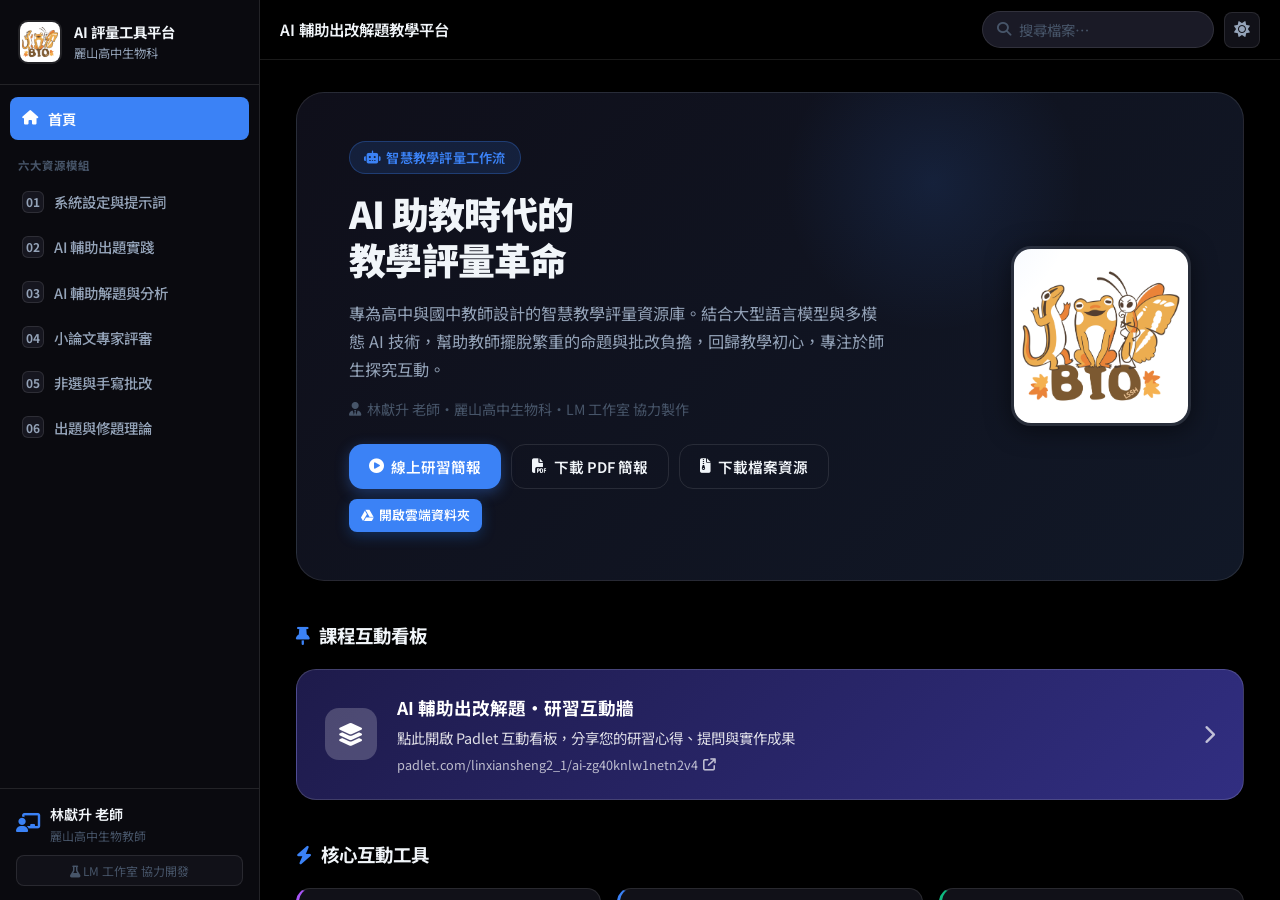
<file: index.html>
<!DOCTYPE html>
<html lang="zh-Hant">
<head>
    <meta charset="UTF-8">
    <meta name="viewport" content="width=device-width, initial-scale=1.0">
    <title>AI 輔助出題、改題與解題教學平台</title>
    <link rel="preconnect" href="https://fonts.googleapis.com">
    <link rel="preconnect" href="https://fonts.gstatic.com" crossorigin>
    <link href="https://fonts.googleapis.com/css2?family=Inter:wght@300;400;500;600;700&family=Noto+Sans+TC:wght@300;400;500;700;900&display=swap" rel="stylesheet">
    <link rel="stylesheet" href="https://cdnjs.cloudflare.com/ajax/libs/font-awesome/6.4.0/css/all.min.css">
    <link rel="stylesheet" href="index.css">
</head>
<body class="dark-theme">
    <div class="app-container">

        <!-- ═══════════════════════════════════════
             SIDEBAR
        ═══════════════════════════════════════ -->
        <aside class="sidebar" id="sidebar">
            <div class="sidebar-brand">
                <img src="生物科圖案.jpg" alt="生物科" class="sidebar-logo-img">
                <div class="sidebar-brand-text">
                    <span class="brand-title">AI 評量工具平台</span>
                    <span class="brand-sub">麗山高中生物科</span>
                </div>
            </div>

            <nav class="nav-menu">
                <a href="#" class="nav-item active" data-target="intro">
                    <i class="fa-solid fa-house"></i>
                    <span>首頁</span>
                </a>

                <div class="nav-group-label">六大資源模組</div>

                <a href="#" class="nav-item" data-target="module-0">
                    <span class="nav-num">01</span>
                    <span>系統設定與提示詞</span>
                </a>
                <a href="#" class="nav-item" data-target="module-1">
                    <span class="nav-num">02</span>
                    <span>AI 輔助出題實踐</span>
                </a>
                <a href="#" class="nav-item" data-target="module-2">
                    <span class="nav-num">03</span>
                    <span>AI 輔助解題與分析</span>
                </a>
                <a href="#" class="nav-item" data-target="module-3">
                    <span class="nav-num">04</span>
                    <span>小論文專家評審</span>
                </a>
                <a href="#" class="nav-item" data-target="module-4">
                    <span class="nav-num">05</span>
                    <span>非選與手寫批改</span>
                </a>
                <a href="#" class="nav-item" data-target="module-5">
                    <span class="nav-num">06</span>
                    <span>出題與修題理論</span>
                </a>
            </nav>

            <div class="sidebar-footer">
                <div class="speaker-info">
                    <i class="fa-solid fa-chalkboard-user"></i>
                    <div>
                        <p class="speaker-name">林獻升 老師</p>
                        <p class="speaker-sub">麗山高中生物教師</p>
                    </div>
                </div>
                <div class="studio-badge">
                    <i class="fa-solid fa-flask"></i> LM 工作室 協力開發
                </div>
            </div>
        </aside>

        <!-- ═══════════════════════════════════════
             MAIN CONTENT
        ═══════════════════════════════════════ -->
        <main class="main-content">

            <!-- Top Bar -->
            <header class="top-bar">
                <div class="top-bar-left">
                    <button class="menu-btn" id="mobile-toggle" aria-label="開啟選單">
                        <i class="fa-solid fa-bars"></i>
                    </button>
                    <span class="top-bar-title">AI 輔助出改解題教學平台</span>
                </div>
                <div class="top-bar-right">
                    <div class="search-wrap">
                        <i class="fa-solid fa-magnifying-glass"></i>
                        <input type="text" placeholder="搜尋檔案…" id="file-search">
                        <button id="clear-search" style="display:none;"><i class="fa-solid fa-xmark"></i></button>
                    </div>
                    <button class="theme-btn" id="theme-toggle" title="切換深色／淺色">
                        <i class="fa-solid fa-sun icon-sun"></i>
                        <i class="fa-solid fa-moon icon-moon"></i>
                    </button>
                </div>
            </header>

            <!-- Page Scroll Area -->
            <div class="scroll-container">

                <!-- ─────────────── PAGE: INTRO ─────────────── -->
                <section id="page-intro" class="content-page active">

                    <!-- Hero Banner -->
                    <div class="hero">
                        <div class="hero-text">
                            <span class="hero-badge">
                                <i class="fa-solid fa-robot"></i> 智慧教學評量工作流
                            </span>
                            <h1 class="hero-title">AI 助教時代的<br>教學評量革命</h1>
                            <p class="hero-desc">
                                專為高中與國中教師設計的智慧教學評量資源庫。結合大型語言模型與多模態 AI 技術，幫助教師擺脫繁重的命題與批改負擔，回歸教學初心，專注於師生探究互動。
                            </p>
                            <p class="hero-teacher">
                                <i class="fa-solid fa-user-tie"></i>
                                林獻升 老師・麗山高中生物科・LM 工作室 協力製作
                            </p>
                             <div class="hero-btns">
                                <a href="https://froglssh.github.io/ai-assisted-exam-pd-workshop/%E7%A0%94%E7%BF%92%E6%95%99%E5%AD%B8%E7%B6%B2%E9%A0%81.html" target="_blank" class="btn btn-primary">
                                    <i class="fa-solid fa-circle-play"></i> 線上研習簡報
                                </a>
                                <a href="https://drive.google.com/file/d/1fWZDfsmoMmHr1OS3sS5K5PD50WmvjYrc/view?usp=drive_link" target="_blank" class="btn btn-outline">
                                    <i class="fa-solid fa-file-pdf"></i> 下載 PDF 簡報
                                </a>
                                <a href="https://drive.google.com/file/d/1ODuLZTmRvrkDCiYv9X4rx9s-kR1k0-oQ/view?usp=drive_link" target="_blank" class="btn btn-outline">
                                    <i class="fa-solid fa-file-zipper"></i> 下載檔案資源
                                </a>
                                <a href="https://drive.google.com/drive/folders/1tesyMhAUjFThW4bvDOeYQFuE6hKwhait?usp=drive_link" target="_blank" class="btn btn-drive">
                                    <i class="fa-brands fa-google-drive"></i> 開啟雲端資料夾
                                </a>
                            </div>
                        </div>
                        <div class="hero-image">
                            <img src="生物科圖案.jpg" alt="生物科圖案" class="bio-logo">
                        </div>
                    </div>

                    <!-- Padlet Section -->
                    <div class="section-block">
                        <h2 class="section-heading">
                            <i class="fa-solid fa-thumbtack"></i> 課程互動看板
                        </h2>
                        <a href="https://padlet.com/linxiansheng2_1/ai-zg40knlw1netn2v4" target="_blank" class="padlet-card">
                            <div class="padlet-icon">
                                <i class="fa-solid fa-layer-group"></i>
                            </div>
                            <div class="padlet-info">
                                <h3>AI 輔助出改解題・研習互動牆</h3>
                                <p>點此開啟 Padlet 互動看板，分享您的研習心得、提問與實作成果</p>
                                <span class="padlet-link-text">
                                    padlet.com/linxiansheng2_1/ai-zg40knlw1netn2v4
                                    <i class="fa-solid fa-arrow-up-right-from-square"></i>
                                </span>
                            </div>
                            <div class="padlet-arrow">
                                <i class="fa-solid fa-chevron-right"></i>
                            </div>
                        </a>
                    </div>

                    <!-- Quick Tools -->
                    <div class="section-block">
                        <h2 class="section-heading">
                            <i class="fa-solid fa-bolt"></i> 核心互動工具
                        </h2>
                        <div class="tools-grid">
                            <a href="https://froglssh.github.io/ai-assisted-exam-pd-workshop/AI出題改題解題提示詞工具.html" target="_blank" class="tool-card accent-purple">
                                <div class="tool-card-icon"><i class="fa-solid fa-sliders"></i></div>
                                <div class="tool-card-body">
                                    <h4>AI 出題改題解題提示詞工具</h4>
                                    <p>整合各大模型提示詞，一鍵複製黃金結構提示詞</p>
                                </div>
                                <i class="fa-solid fa-arrow-up-right-from-square tool-ext-icon"></i>
                            </a>
                            <a href="https://froglssh.github.io/ai-assisted-exam-pd-workshop/AI生物教學課程提示詞.html" target="_blank" class="tool-card accent-blue">
                                <div class="tool-card-icon"><i class="fa-solid fa-dna"></i></div>
                                <div class="tool-card-body">
                                    <h4>AI 生物教學課程提示詞</h4>
                                    <p>生物學科專屬提示詞工具，涵蓋課程設計與探究引導</p>
                                </div>
                                <i class="fa-solid fa-arrow-up-right-from-square tool-ext-icon"></i>
                            </a>
                            <a href="https://froglssh.github.io/ai-assisted-exam-pd-workshop/%E7%A0%94%E7%BF%92%E6%95%99%E5%AD%B8%E7%B6%B2%E9%A0%81.html" target="_blank" class="tool-card accent-green">
                                <div class="tool-card-icon"><i class="fa-solid fa-presentation-screen"></i></div>
                                <div class="tool-card-body">
                                    <h4>研習投影片線上檢視器</h4>
                                    <p>免安裝直接在線觀看 32 頁完整投影片與詳細講稿</p>
                                </div>
                                <i class="fa-solid fa-arrow-up-right-from-square tool-ext-icon"></i>
                            </a>
                        </div>
                    </div>

                    <!-- Drive Download -->
                    <div class="section-block">
                        <div class="drive-banner">
                            <div class="drive-banner-left">
                                <i class="fa-brands fa-google-drive drive-icon"></i>
                                <div>
                                    <h3>所有教材檔案均可從 Google 雲端硬碟下載</h3>
                                    <p>點擊各模組的「雲端下載」按鈕，將自動複製檔名並開啟雲端資料夾，於搜尋框貼上即可快速定位</p>
                                </div>
                            </div>
                            <a href="https://drive.google.com/drive/folders/1tesyMhAUjFThW4bvDOeYQFuE6hKwhait?usp=drive_link" target="_blank" class="btn btn-drive">
                                <i class="fa-solid fa-folder-open"></i> 前往雲端資料夾
                            </a>
                        </div>
                    </div>

                    <!-- Four Core Modules -->
                    <div class="section-block">
                        <h2 class="section-heading">
                            <i class="fa-solid fa-sitemap"></i> 研習四大核心架構
                        </h2>
                        <div class="modules-intro-grid">
                            <div class="module-intro-card">
                                <div class="mic-num">01</div>
                                <h4>評量變革學理基礎</h4>
                                <p>解析新課綱「評量深淵」痛點，介紹會考三多一沒有、學測混合題型、分科測驗鷹架式題組之大考趨勢，對齊布魯姆認知層次命題配置。</p>
                            </div>
                            <div class="module-intro-card">
                                <div class="mic-num">02</div>
                                <h4>AI 輔助出題實務</h4>
                                <p>學習提示詞黃金結構（角色、任務、格式、限制），利用影音逐字稿、實驗指南進行多模態出題，對比各大模型命題與誘答選項設計能力。</p>
                            </div>
                            <div class="module-intro-card">
                                <div class="mic-num">03</div>
                                <h4>AI 輔助改題與批改</h4>
                                <p>傳統題目素養改造實踐，設計階段式 Rubrics 評分規準，透過 AI 視覺模態進行實體手寫考卷、國寫非選批改評審，輔以 Gradescope 應用。</p>
                            </div>
                            <div class="module-intro-card">
                                <div class="mic-num">04</div>
                                <h4>AI 輔助解題與代理</h4>
                                <p>一鍵生成詳解與班級複習指引，利用 NotebookLM 建立專屬解題 AI 助教，設定 GPTs / Gem 系統 Bot，實現一鍵自動化命題排版工作流。</p>
                            </div>
                        </div>
                    </div>

                </section>

                <!-- ─────────────── PAGE: MODULE ─────────────── -->
                <section id="page-module" class="content-page">
                    <div class="module-hero">
                        <div class="module-hero-num" id="module-display-num">01</div>
                        <div class="module-hero-info">
                            <span class="hero-badge" id="module-display-badge">模組單元</span>
                            <h2 id="module-display-title">模組標題</h2>
                        </div>
                    </div>

                    <div class="desc-card">
                        <i class="fa-solid fa-graduation-cap desc-icon"></i>
                        <div>
                            <h4>教學指引與實踐心法</h4>
                            <p id="module-display-desc">模組詳細說明...</p>
                        </div>
                    </div>

                    <div id="module-tool-showcase" style="display:none;">
                        <h2 class="section-heading">
                            <i class="fa-solid fa-bolt"></i> 此模組特選互動工具
                        </h2>
                        <div class="tools-grid" id="module-tools-list"></div>
                    </div>

                    <div class="section-block">
                        <h2 class="section-heading">
                            <i class="fa-solid fa-folder-open"></i> 單元檔案與實作資源
                        </h2>
                        <div class="file-list-header">
                            <span class="file-count" id="file-display-count">共 0 個檔案</span>
                            <div class="file-filters">
                                <button class="filter-btn active" data-type="all">全部</button>
                                <button class="filter-btn" data-type="pdf">PDF</button>
                                <button class="filter-btn" data-type="media">影音/簡報</button>
                                <button class="filter-btn" data-type="other">其他</button>
                            </div>
                        </div>
                        <div class="files-grid" id="module-files-grid"></div>
                    </div>
                </section>

                <!-- ─────────────── PAGE: SEARCH ─────────────── -->
                <section id="page-search" class="content-page">
                    <div class="search-page-header">
                        <h2><i class="fa-solid fa-magnifying-glass"></i> 搜尋結果</h2>
                        <p id="search-query-text">搜尋關鍵字：""</p>
                    </div>
                    <div class="file-list-header">
                        <span class="file-count" id="search-results-count">共找到 0 個相符的檔案</span>
                    </div>
                    <div class="files-grid" id="search-files-grid"></div>
                </section>

            </div><!-- /scroll-container -->
        </main>
    </div>

    <!-- Toast -->
    <div id="toast-container" class="toast-container"></div>

    <script src="index.js"></script>
</body>
</html>
</file>
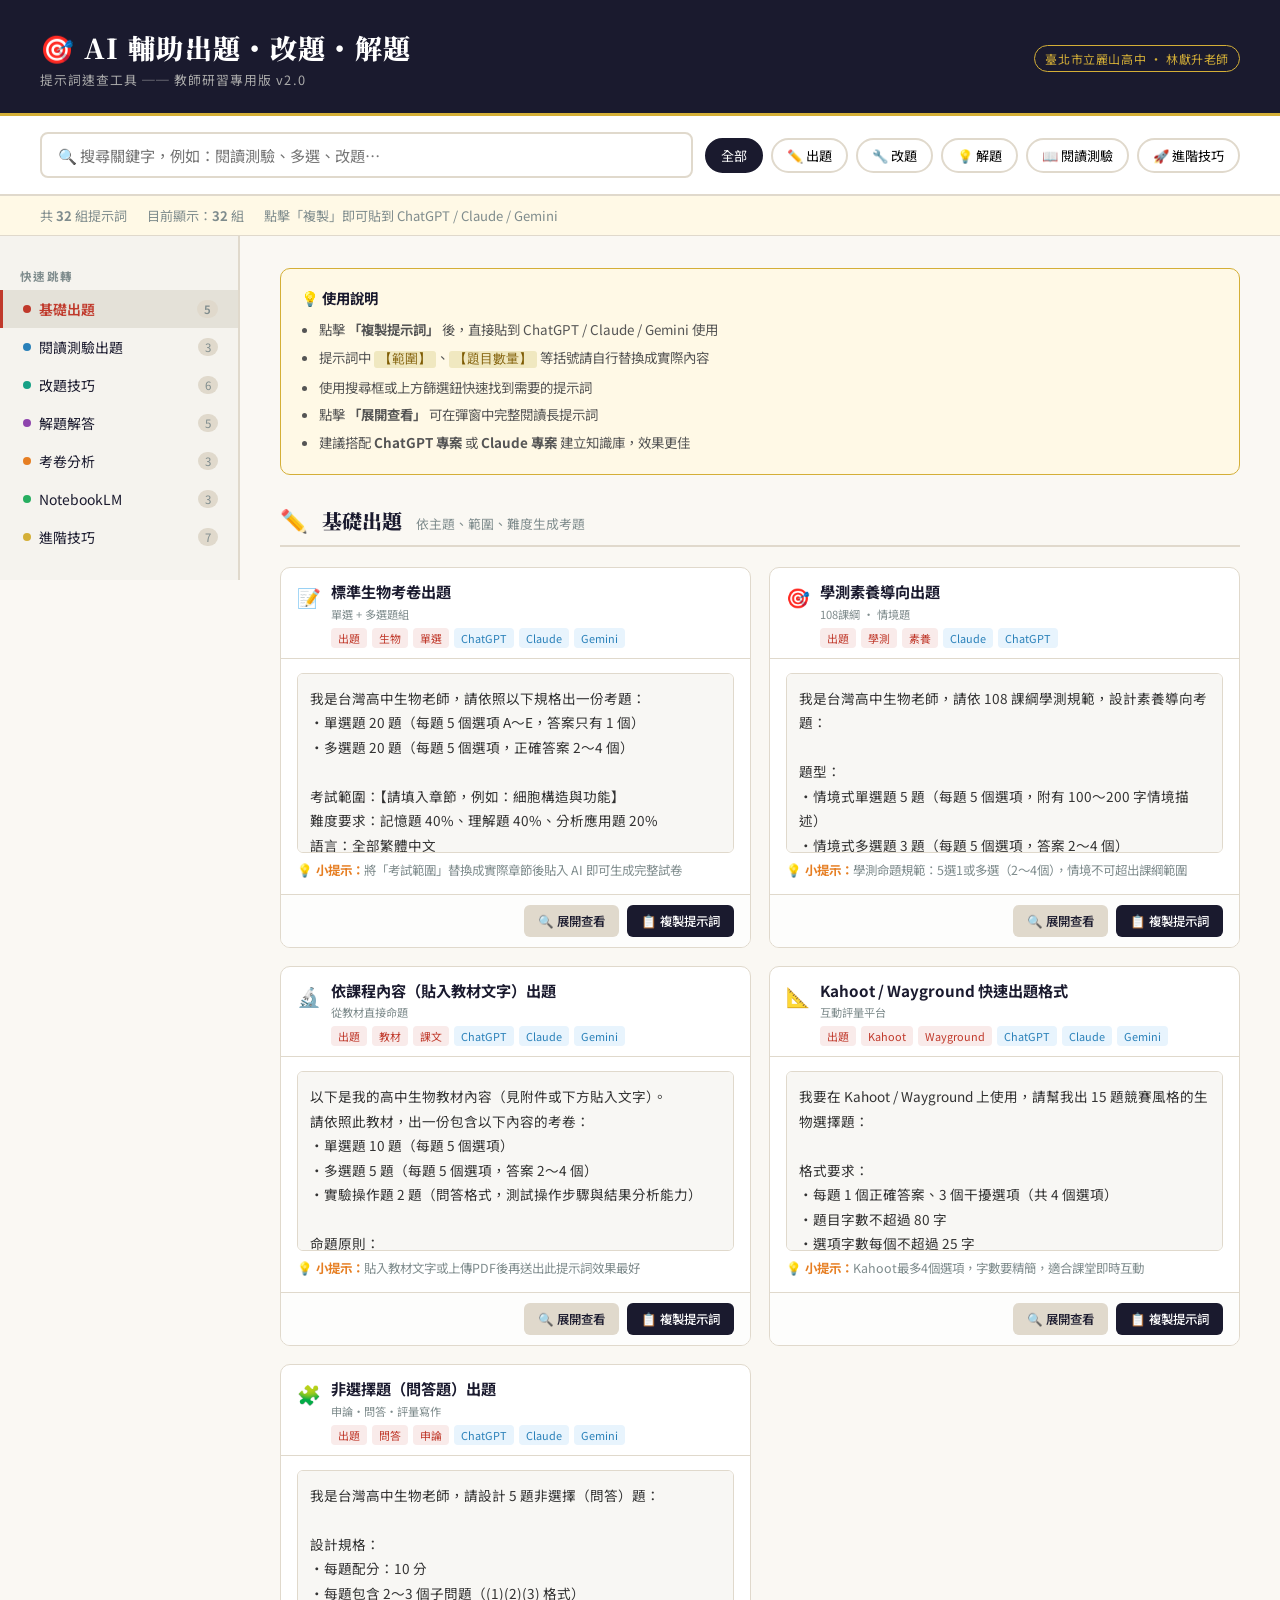
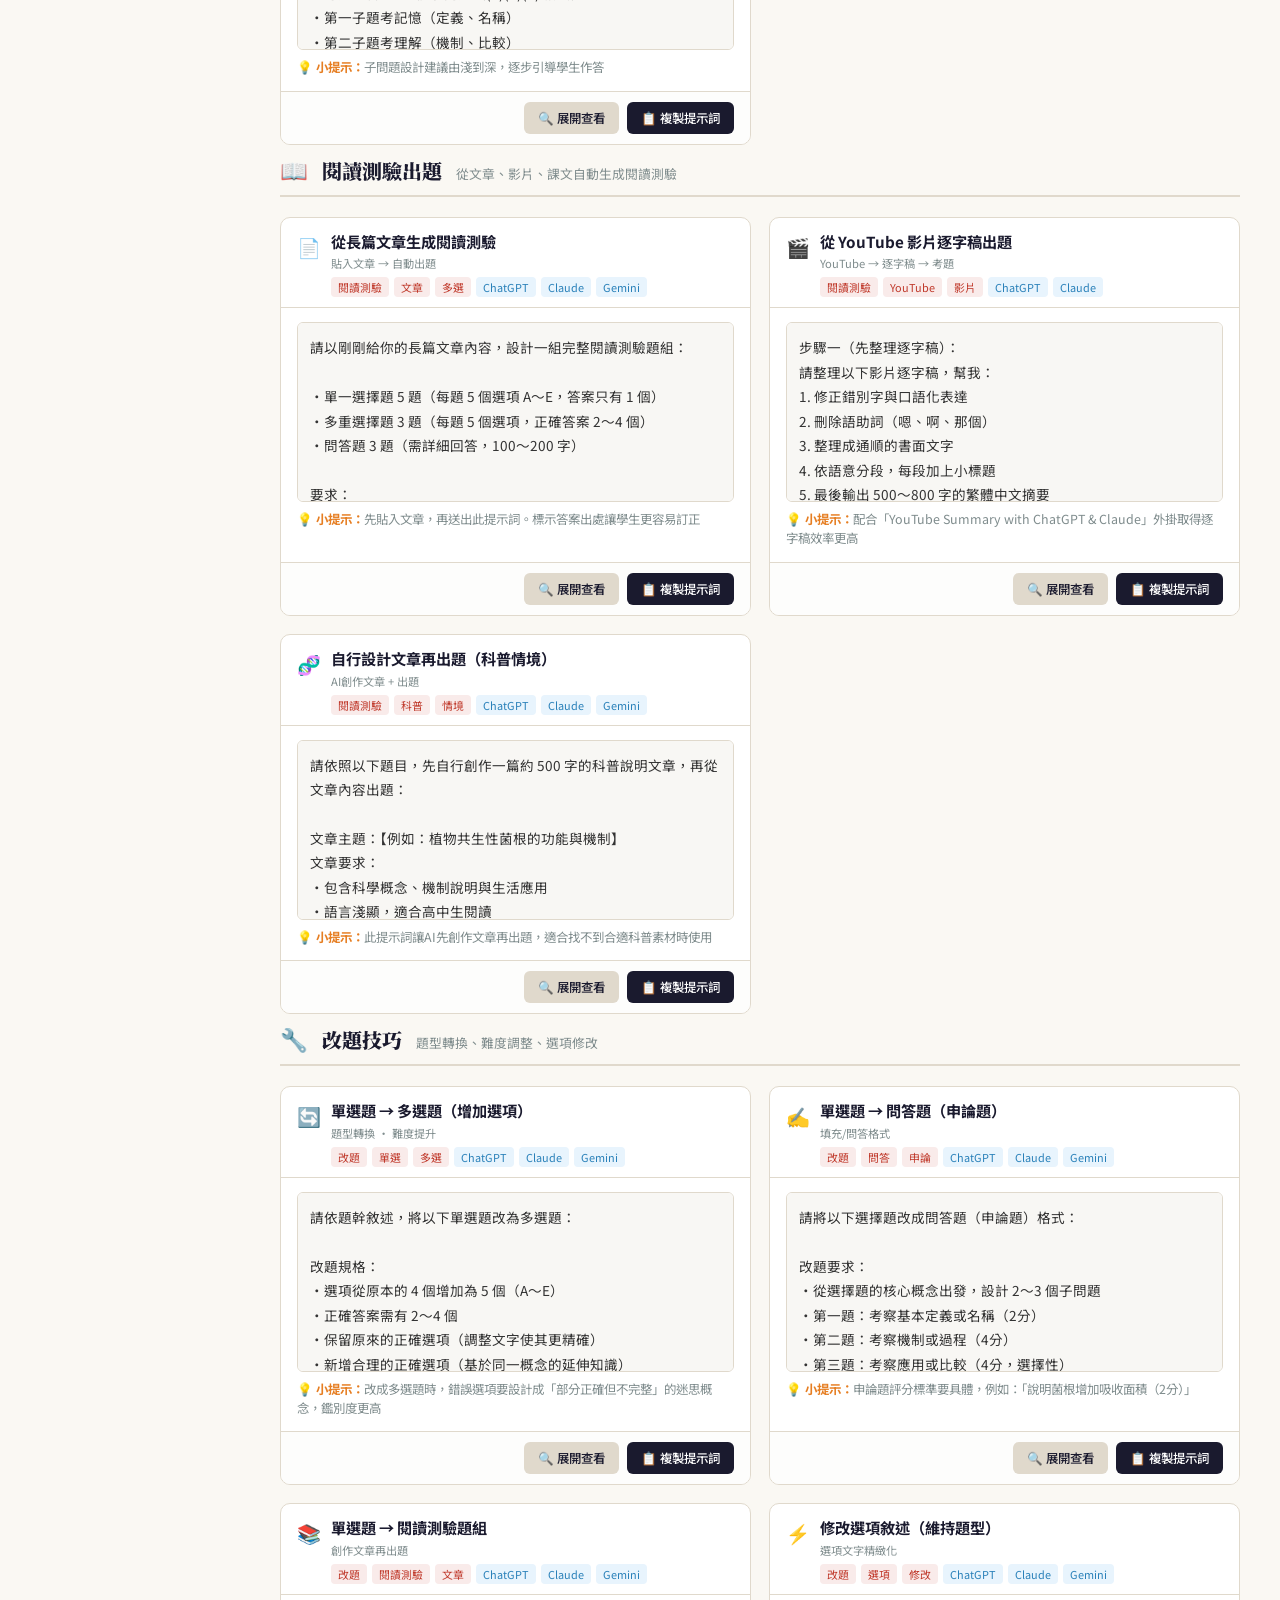
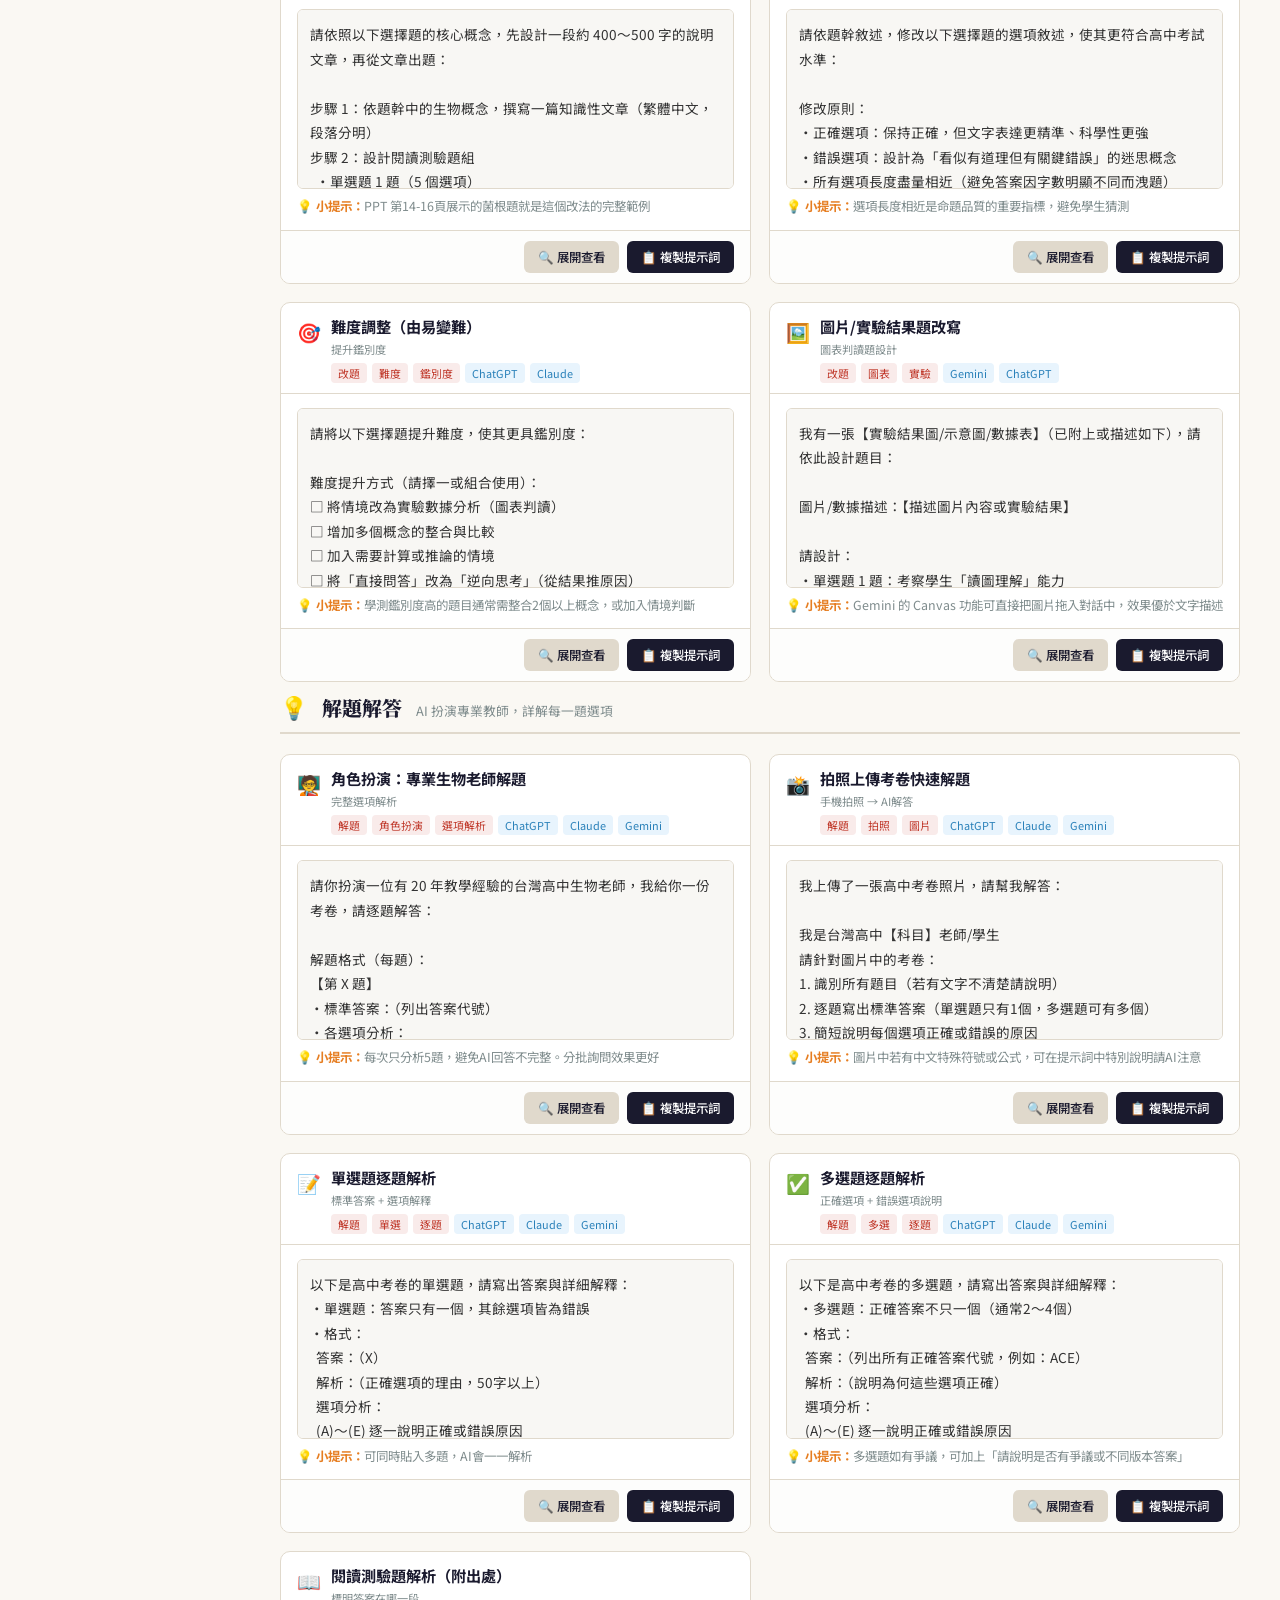
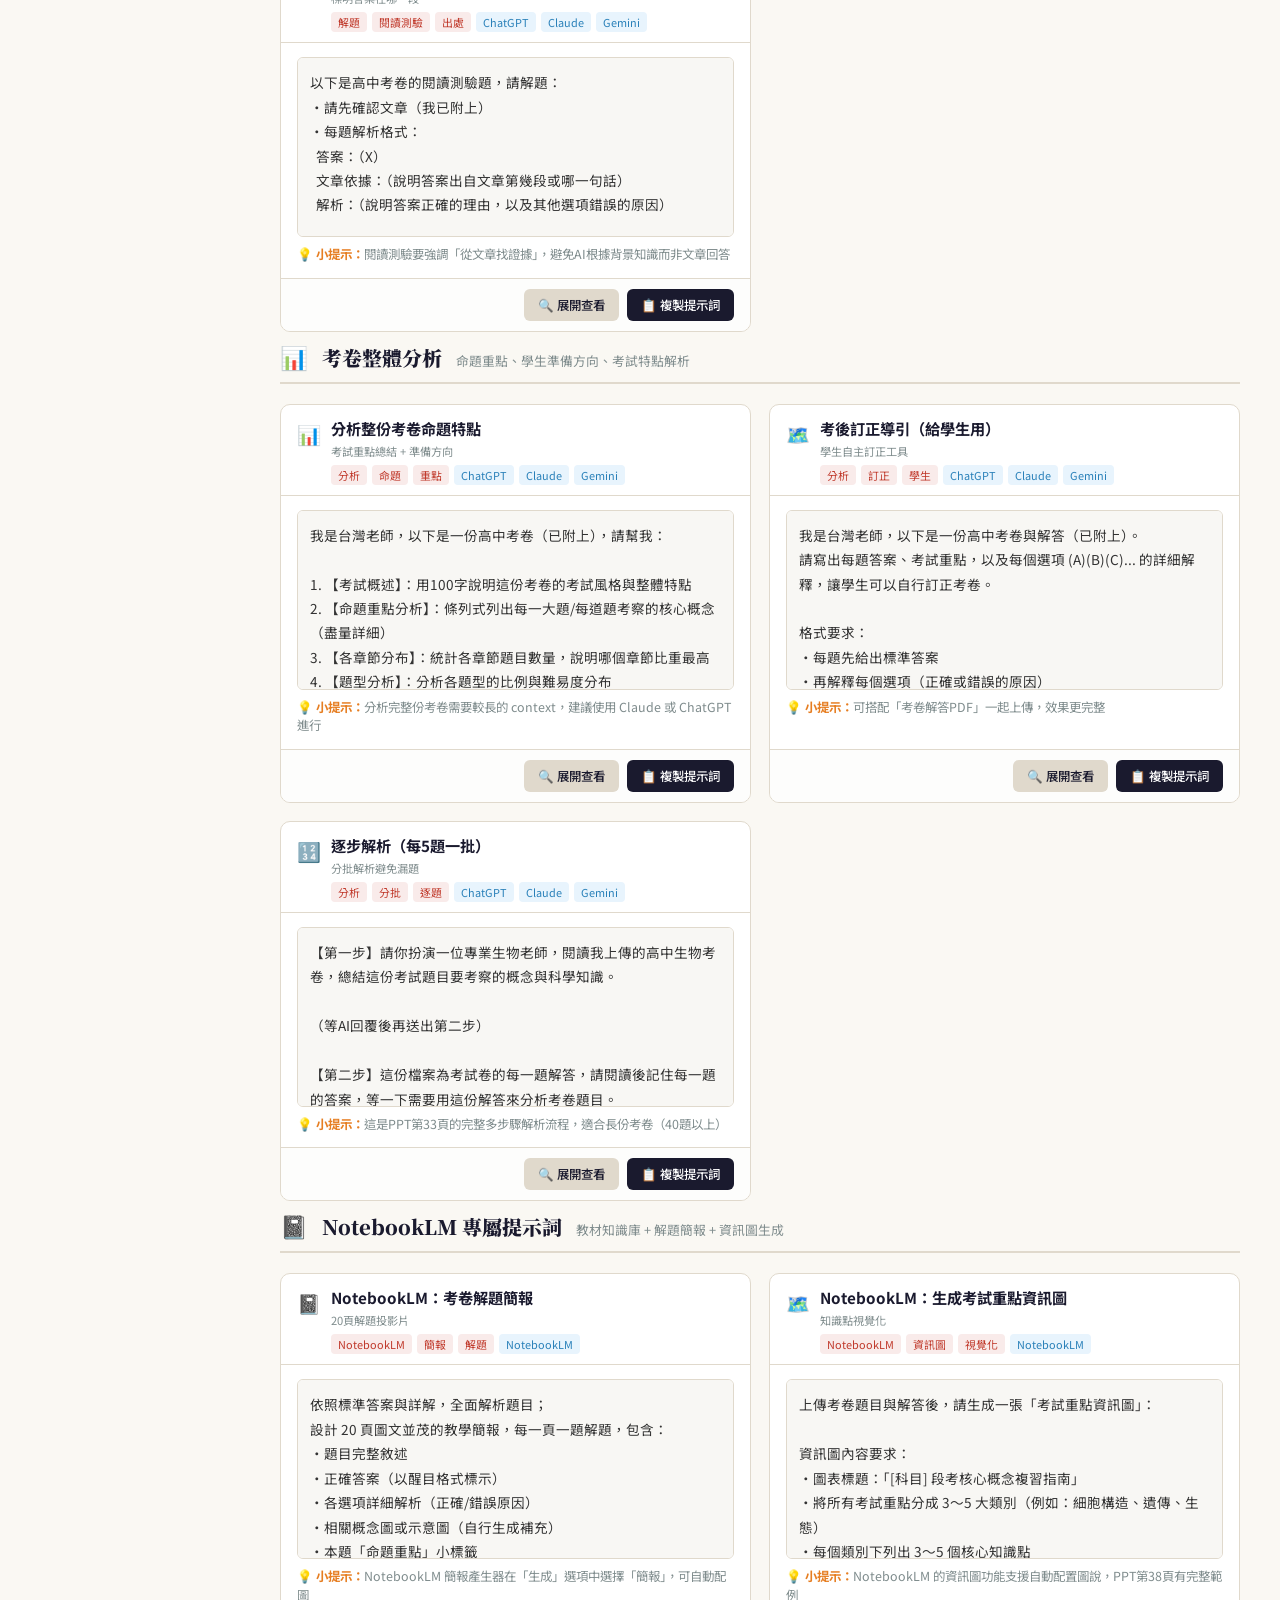
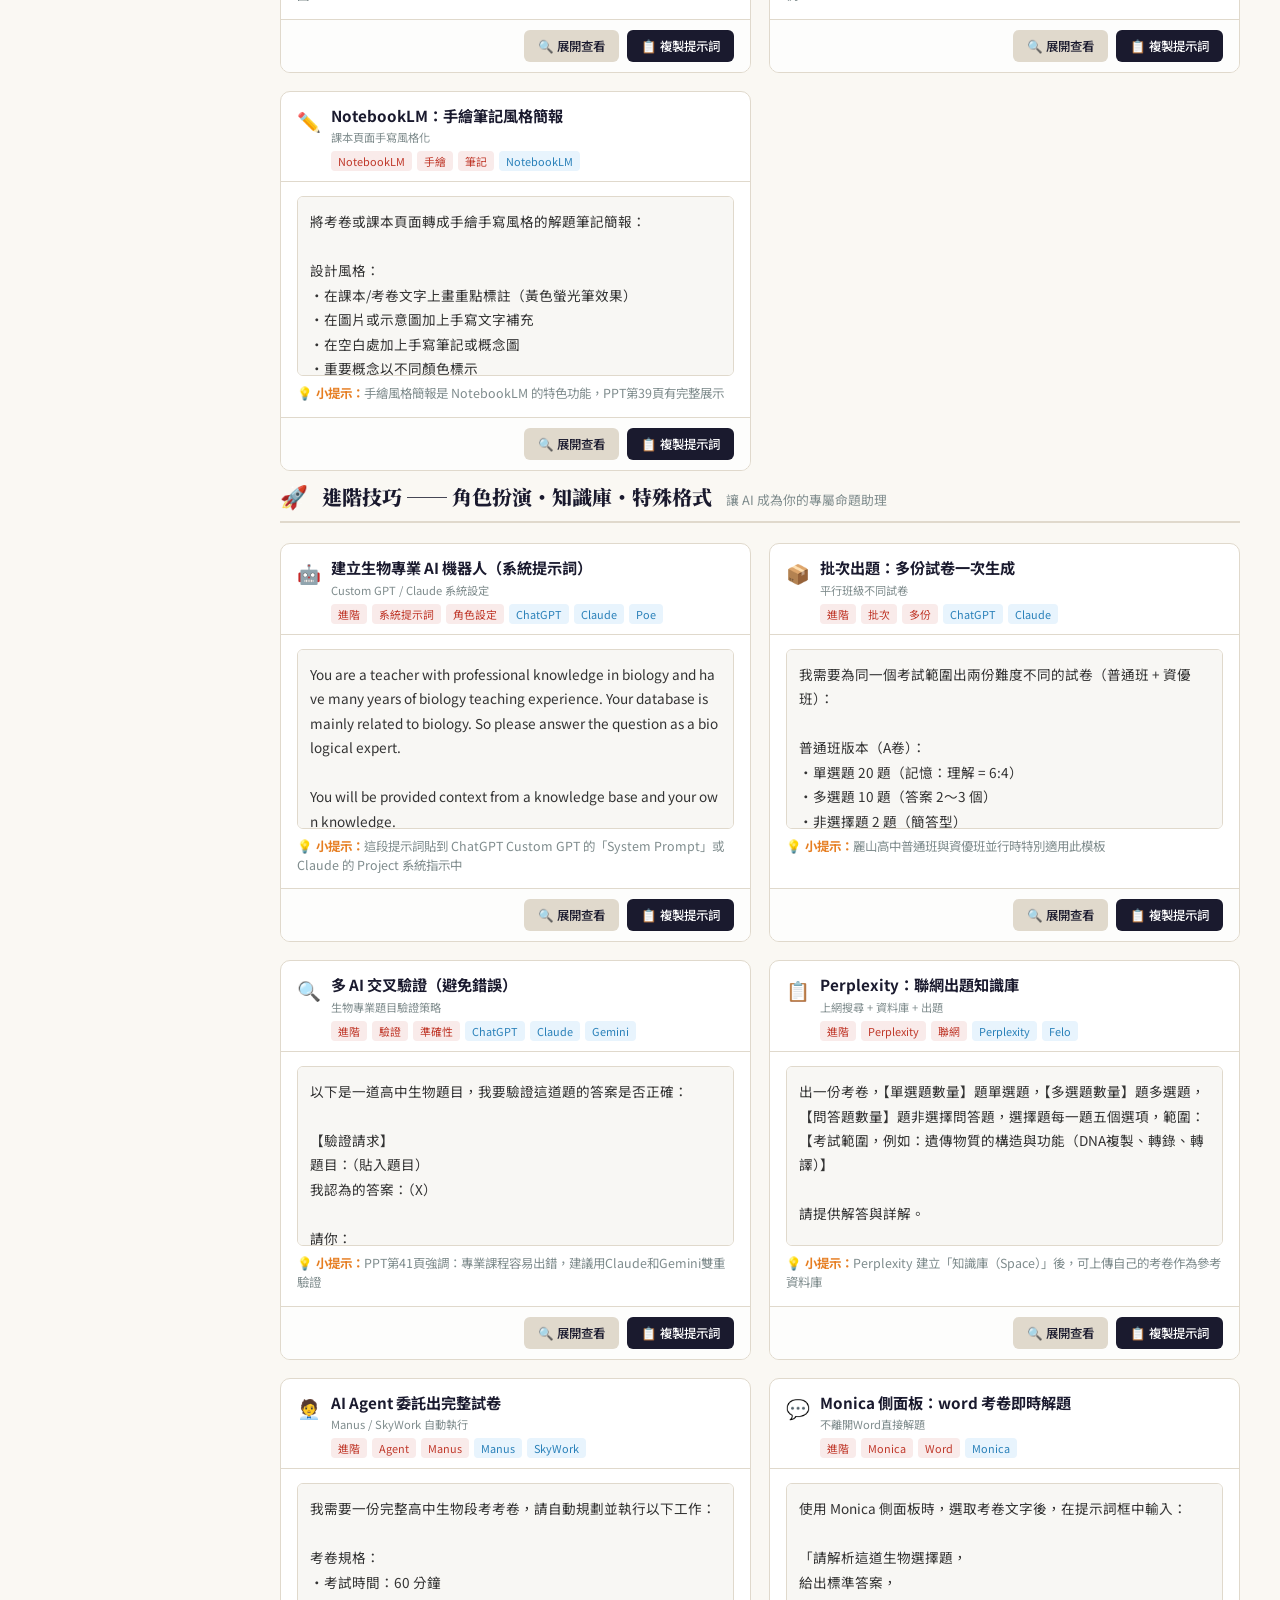
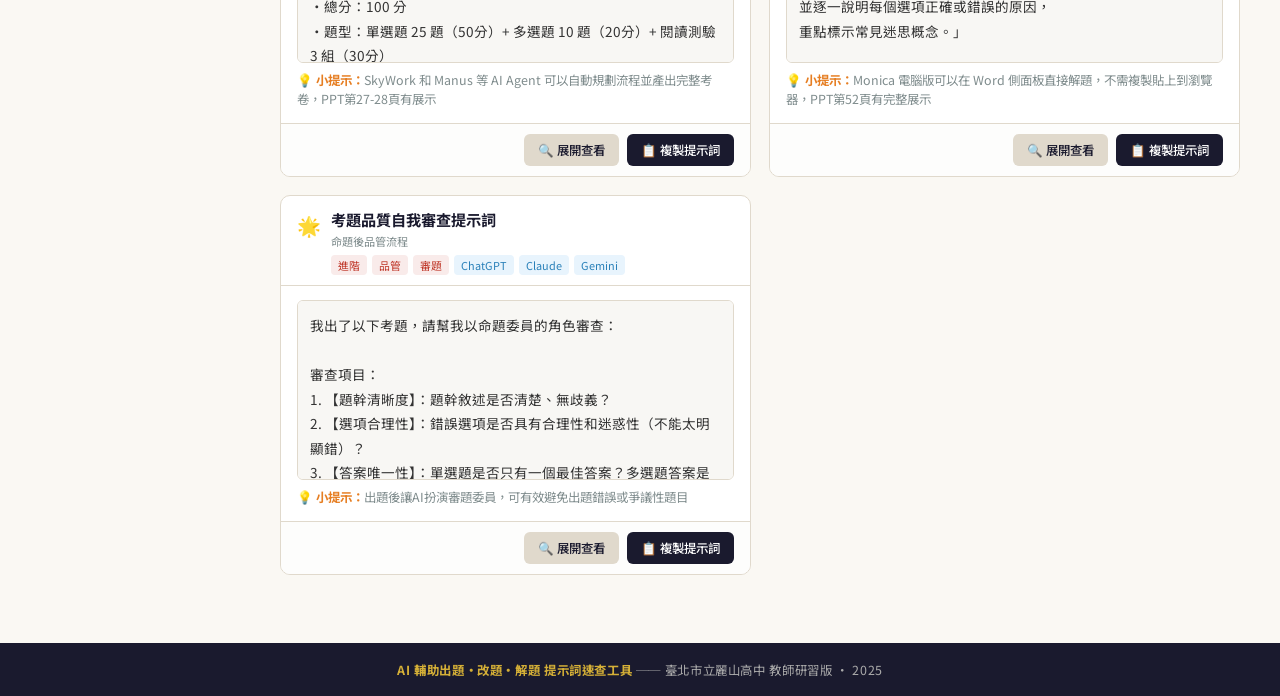
<file: AI出題改題解題提示詞工具.html>
<!DOCTYPE html>
<html lang="zh-TW">
<head>
<meta charset="UTF-8">
<meta name="viewport" content="width=device-width, initial-scale=1.0">
<title>AI 輔助出題改題解題 ── 提示詞速查工具</title>
<link href="https://fonts.googleapis.com/css2?family=Noto+Serif+TC:wght@400;600;900&family=Noto+Sans+TC:wght@300;400;500;700&display=swap" rel="stylesheet">
<style>
  :root {
    --ink: #1a1a2e;
    --paper: #faf8f3;
    --accent: #c0392b;
    --accent2: #2980b9;
    --accent3: #16a085;
    --accent4: #8e44ad;
    --accent5: #e67e22;
    --accent6: #27ae60;
    --gold: #d4af37;
    --muted: #7f8c8d;
    --border: #e0d9cc;
    --card: #ffffff;
    --highlight: #fff9e6;
    --tag-bg: #f0f0f0;
  }

  * { box-sizing: border-box; margin: 0; padding: 0; }

  body {
    font-family: 'Noto Sans TC', sans-serif;
    background: var(--paper);
    color: var(--ink);
    min-height: 100vh;
  }

  /* ── HEADER ── */
  header {
    background: var(--ink);
    color: white;
    padding: 28px 40px 24px;
    position: sticky; top: 0; z-index: 100;
    border-bottom: 3px solid var(--gold);
    display: flex; align-items: center; justify-content: space-between;
    flex-wrap: wrap; gap: 12px;
  }
  .header-left h1 {
    font-family: 'Noto Serif TC', serif;
    font-size: 1.7rem; font-weight: 900;
    letter-spacing: .05em;
  }
  .header-left p {
    font-size: .8rem; color: #aaa; margin-top: 3px;
    letter-spacing: .08em;
  }
  .school-badge {
    font-size: .75rem; color: var(--gold);
    border: 1px solid var(--gold);
    padding: 4px 10px; border-radius: 20px;
    letter-spacing: .05em;
  }

  /* ── SEARCH BAR ── */
  .search-bar {
    background: #fff;
    border-bottom: 2px solid var(--border);
    padding: 16px 40px;
    display: flex; gap: 12px; align-items: center; flex-wrap: wrap;
  }
  #searchInput {
    flex: 1; min-width: 200px;
    border: 2px solid var(--border);
    border-radius: 8px;
    padding: 10px 16px;
    font-size: .95rem;
    font-family: 'Noto Sans TC', sans-serif;
    outline: none;
    transition: border-color .2s;
  }
  #searchInput:focus { border-color: var(--accent2); }
  .filter-btns { display: flex; gap: 8px; flex-wrap: wrap; }
  .filter-btn {
    border: 2px solid var(--border);
    background: white;
    border-radius: 20px;
    padding: 6px 14px;
    font-size: .82rem;
    cursor: pointer;
    font-family: 'Noto Sans TC', sans-serif;
    transition: all .15s;
    white-space: nowrap;
  }
  .filter-btn:hover { border-color: var(--accent2); color: var(--accent2); }
  .filter-btn.active { background: var(--ink); color: white; border-color: var(--ink); }

  /* ── STATS BAR ── */
  .stats-bar {
    background: var(--highlight);
    border-bottom: 1px solid var(--border);
    padding: 10px 40px;
    font-size: .82rem; color: var(--muted);
    display: flex; gap: 20px; flex-wrap: wrap; align-items: center;
  }
  .stat-item strong { color: var(--ink); font-weight: 700; }

  /* ── MAIN LAYOUT ── */
  .main-layout {
    display: grid;
    grid-template-columns: 240px 1fr;
    min-height: calc(100vh - 180px);
  }

  /* ── SIDEBAR ── */
  aside {
    border-right: 2px solid var(--border);
    padding: 24px 0;
    background: #f5f3ee;
    position: sticky; top: 180px; align-self: start;
    max-height: calc(100vh - 180px);
    overflow-y: auto;
  }
  .sidebar-section h3 {
    font-size: .72rem; font-weight: 700;
    letter-spacing: .12em;
    color: var(--muted);
    padding: 8px 20px 6px;
    text-transform: uppercase;
  }
  .sidebar-link {
    display: flex; align-items: center; gap: 8px;
    padding: 9px 20px;
    font-size: .87rem;
    cursor: pointer;
    color: var(--ink);
    transition: background .12s, color .12s;
    border-left: 3px solid transparent;
    text-decoration: none;
  }
  .sidebar-link:hover { background: #eceae4; border-left-color: var(--accent2); color: var(--accent2); }
  .sidebar-link.active { background: #e4e1d8; border-left-color: var(--accent); color: var(--accent); font-weight: 600; }
  .sidebar-dot {
    width: 8px; height: 8px; border-radius: 50%;
    flex-shrink: 0;
  }
  .count-badge {
    margin-left: auto;
    background: var(--border);
    border-radius: 10px;
    padding: 1px 7px;
    font-size: .72rem;
    color: var(--muted);
  }

  /* ── CONTENT ── */
  main { padding: 32px 40px 60px; }

  .section-header {
    display: flex; align-items: baseline; gap: 14px;
    margin-bottom: 20px; margin-top: 36px;
    padding-bottom: 10px;
    border-bottom: 2px solid var(--border);
  }
  .section-header:first-child { margin-top: 0; }
  .section-title {
    font-family: 'Noto Serif TC', serif;
    font-size: 1.25rem; font-weight: 900;
    color: var(--ink);
  }
  .section-subtitle { font-size: .8rem; color: var(--muted); }
  .section-icon { font-size: 1.4rem; }

  /* ── CARDS ── */
  .card-grid {
    display: grid;
    grid-template-columns: repeat(auto-fill, minmax(400px, 1fr));
    gap: 18px;
    margin-bottom: 8px;
  }

  .prompt-card {
    background: var(--card);
    border: 1.5px solid var(--border);
    border-radius: 10px;
    overflow: hidden;
    transition: box-shadow .2s, transform .1s;
    display: flex; flex-direction: column;
  }
  .prompt-card:hover {
    box-shadow: 0 4px 20px rgba(0,0,0,.09);
    transform: translateY(-1px);
  }
  .card-top {
    padding: 14px 16px 10px;
    border-bottom: 1px solid var(--border);
    display: flex; align-items: flex-start; gap: 10px;
  }
  .card-icon { font-size: 1.2rem; flex-shrink: 0; margin-top: 1px; }
  .card-title {
    font-weight: 700; font-size: .95rem;
    color: var(--ink); line-height: 1.3;
  }
  .card-label {
    font-size: .7rem; margin-top: 4px; color: var(--muted);
  }
  .card-tags {
    display: flex; flex-wrap: wrap; gap: 5px;
    margin-top: 6px;
  }
  .tag {
    font-size: .68rem;
    background: var(--tag-bg);
    border-radius: 4px;
    padding: 2px 7px;
    color: #555;
  }
  .tag.tool { background: #e8f4fd; color: var(--accent2); }
  .tag.level { background: #fef9e7; color: #b7950b; }
  .tag.type { background: #f9ebea; color: var(--accent); }

  .card-body {
    padding: 14px 16px;
    flex: 1;
  }
  .prompt-text {
    font-size: .85rem;
    line-height: 1.8;
    color: #333;
    background: #f8f7f4;
    border: 1px solid var(--border);
    border-radius: 6px;
    padding: 12px;
    white-space: pre-wrap;
    word-break: break-all;
    font-family: 'Noto Sans TC', sans-serif;
    max-height: 180px;
    overflow-y: auto;
    cursor: text;
    user-select: text;
  }
  .prompt-hint {
    font-size: .78rem; color: var(--muted);
    margin-top: 8px; line-height: 1.5;
  }
  .prompt-hint strong { color: var(--accent5); }

  .card-foot {
    padding: 10px 16px;
    border-top: 1px solid var(--border);
    display: flex; gap: 8px; justify-content: flex-end;
    background: #fdfdfc;
  }
  .btn {
    border: none; border-radius: 6px;
    padding: 7px 14px;
    font-size: .78rem;
    cursor: pointer;
    font-family: 'Noto Sans TC', sans-serif;
    font-weight: 500;
    transition: all .15s;
    display: flex; align-items: center; gap: 5px;
  }
  .btn-copy {
    background: var(--ink); color: white;
  }
  .btn-copy:hover { background: #333; }
  .btn-copy.copied { background: var(--accent3); }
  .btn-expand {
    background: var(--border); color: var(--ink);
  }
  .btn-expand:hover { background: #ccc; }

  /* ── MODAL ── */
  .modal-overlay {
    display: none;
    position: fixed; inset: 0;
    background: rgba(0,0,0,.55);
    z-index: 999;
    align-items: center; justify-content: center;
    padding: 20px;
  }
  .modal-overlay.open { display: flex; }
  .modal {
    background: white;
    border-radius: 12px;
    max-width: 700px; width: 100%;
    max-height: 85vh;
    overflow: hidden;
    display: flex; flex-direction: column;
    box-shadow: 0 20px 60px rgba(0,0,0,.3);
  }
  .modal-head {
    padding: 20px 24px;
    border-bottom: 2px solid var(--border);
    display: flex; align-items: center; gap: 12px;
  }
  .modal-head h2 {
    font-family: 'Noto Serif TC', serif;
    font-size: 1.1rem; font-weight: 900;
    flex: 1;
  }
  .modal-close {
    background: none; border: none; font-size: 1.4rem;
    cursor: pointer; color: var(--muted);
    transition: color .15s;
  }
  .modal-close:hover { color: var(--ink); }
  .modal-body {
    padding: 20px 24px;
    overflow-y: auto; flex: 1;
  }
  .modal-prompt {
    font-size: .9rem; line-height: 1.9;
    color: #222;
    background: #f8f7f4;
    border: 1px solid var(--border);
    border-radius: 8px;
    padding: 16px;
    white-space: pre-wrap;
    word-break: break-all;
    user-select: text;
  }
  .modal-foot {
    padding: 14px 24px;
    border-top: 2px solid var(--border);
    display: flex; gap: 10px; justify-content: flex-end;
  }
  .btn-modal-copy {
    background: var(--ink); color: white;
    padding: 10px 20px; font-size: .88rem;
  }

  /* ── TIPS BOX ── */
  .tips-box {
    background: var(--highlight);
    border: 1.5px solid var(--gold);
    border-radius: 10px;
    padding: 16px 20px;
    margin-bottom: 28px;
    font-size: .84rem; line-height: 1.75;
    color: #555;
  }
  .tips-box h4 {
    font-weight: 700; color: var(--ink);
    margin-bottom: 8px; font-size: .9rem;
  }
  .tips-box ul { padding-left: 18px; }
  .tips-box li { margin-bottom: 4px; }
  .tips-box code {
    background: #f0e8c0; padding: 1px 5px; border-radius: 3px;
    font-family: monospace; font-size: .82rem;
    color: #7d5a00;
  }

  /* ── NO RESULT ── */
  .no-result {
    text-align: center; padding: 60px 20px;
    color: var(--muted); font-size: .9rem;
  }
  .no-result .emoji { font-size: 3rem; display: block; margin-bottom: 12px; }

  /* ── FOOTER ── */
  footer {
    background: var(--ink); color: #aaa;
    text-align: center; padding: 18px;
    font-size: .78rem; letter-spacing: .05em;
  }
  footer strong { color: var(--gold); }

  /* ── SCROLLBAR ── */
  ::-webkit-scrollbar { width: 6px; }
  ::-webkit-scrollbar-track { background: #f0ede6; }
  ::-webkit-scrollbar-thumb { background: #c0b8a8; border-radius: 3px; }

  /* ── RESPONSIVE ── */
  @media (max-width: 860px) {
    .main-layout { grid-template-columns: 1fr; }
    aside { display: none; }
    .card-grid { grid-template-columns: 1fr; }
    header, .search-bar, .stats-bar, main { padding-left: 20px; padding-right: 20px; }
  }

  /* ── VISIBLE / HIDDEN ── */
  .prompt-section { }
  .prompt-section.hidden { display: none; }
  .prompt-card.hidden { display: none; }
</style>
</head>
<body>

<!-- HEADER -->
<header>
  <div class="header-left">
    <h1>🎯 AI 輔助出題・改題・解題</h1>
    <p>提示詞速查工具 ── 教師研習專用版 v2.0</p>
  </div>
  <div class="school-badge">臺北市立麗山高中 · 林獻升老師</div>
</header>

<!-- SEARCH BAR -->
<div class="search-bar">
  <input type="text" id="searchInput" placeholder="🔍 搜尋關鍵字，例如：閱讀測驗、多選、改題…">
  <div class="filter-btns">
    <button class="filter-btn active" data-filter="all">全部</button>
    <button class="filter-btn" data-filter="出題">✏️ 出題</button>
    <button class="filter-btn" data-filter="改題">🔧 改題</button>
    <button class="filter-btn" data-filter="解題">💡 解題</button>
    <button class="filter-btn" data-filter="閱讀">📖 閱讀測驗</button>
    <button class="filter-btn" data-filter="進階">🚀 進階技巧</button>
  </div>
</div>

<!-- STATS BAR -->
<div class="stats-bar">
  <span>共 <strong id="totalCount">0</strong> 組提示詞</span>
  <span>目前顯示：<strong id="showCount">0</strong> 組</span>
  <span>點擊「複製」即可貼到 ChatGPT / Claude / Gemini</span>
</div>

<!-- MAIN LAYOUT -->
<div class="main-layout">

  <!-- SIDEBAR -->
  <aside>
    <div class="sidebar-section">
      <h3>快速跳轉</h3>
      <a class="sidebar-link active" href="#sec-basic-gen" onclick="scrollTo(this)">
        <span class="sidebar-dot" style="background:#c0392b"></span> 基礎出題
        <span class="count-badge" id="cnt-basic-gen">-</span>
      </a>
      <a class="sidebar-link" href="#sec-reading" onclick="scrollTo(this)">
        <span class="sidebar-dot" style="background:#2980b9"></span> 閱讀測驗出題
        <span class="count-badge" id="cnt-reading">-</span>
      </a>
      <a class="sidebar-link" href="#sec-modify" onclick="scrollTo(this)">
        <span class="sidebar-dot" style="background:#16a085"></span> 改題技巧
        <span class="count-badge" id="cnt-modify">-</span>
      </a>
      <a class="sidebar-link" href="#sec-solve" onclick="scrollTo(this)">
        <span class="sidebar-dot" style="background:#8e44ad"></span> 解題解答
        <span class="count-badge" id="cnt-solve">-</span>
      </a>
      <a class="sidebar-link" href="#sec-analysis" onclick="scrollTo(this)">
        <span class="sidebar-dot" style="background:#e67e22"></span> 考卷分析
        <span class="count-badge" id="cnt-analysis">-</span>
      </a>
      <a class="sidebar-link" href="#sec-notebooklm" onclick="scrollTo(this)">
        <span class="sidebar-dot" style="background:#27ae60"></span> NotebookLM
        <span class="count-badge" id="cnt-notebooklm">-</span>
      </a>
      <a class="sidebar-link" href="#sec-advanced" onclick="scrollTo(this)">
        <span class="sidebar-dot" style="background:#d4af37"></span> 進階技巧
        <span class="count-badge" id="cnt-advanced">-</span>
      </a>
    </div>
  </aside>

  <!-- MAIN CONTENT -->
  <main id="mainContent">

    <!-- TIPS BOX -->
    <div class="tips-box">
      <h4>💡 使用說明</h4>
      <ul>
        <li>點擊 <strong>「複製提示詞」</strong> 後，直接貼到 ChatGPT / Claude / Gemini 使用</li>
        <li>提示詞中 <code>【範圍】</code>、<code>【題目數量】</code> 等括號請自行替換成實際內容</li>
        <li>使用搜尋框或上方篩選鈕快速找到需要的提示詞</li>
        <li>點擊 <strong>「展開查看」</strong> 可在彈窗中完整閱讀長提示詞</li>
        <li>建議搭配 <strong>ChatGPT 專案</strong> 或 <strong>Claude 專案</strong> 建立知識庫，效果更佳</li>
      </ul>
    </div>

    <!-- ── SECTION 1: 基礎出題 ── -->
    <div class="prompt-section" id="sec-basic-gen" data-section="出題">
      <div class="section-header">
        <span class="section-icon">✏️</span>
        <span class="section-title">基礎出題</span>
        <span class="section-subtitle">依主題、範圍、難度生成考題</span>
      </div>
      <div class="card-grid" id="grid-basic-gen"></div>
    </div>

    <!-- ── SECTION 2: 閱讀測驗出題 ── -->
    <div class="prompt-section" id="sec-reading" data-section="閱讀">
      <div class="section-header">
        <span class="section-icon">📖</span>
        <span class="section-title">閱讀測驗出題</span>
        <span class="section-subtitle">從文章、影片、課文自動生成閱讀測驗</span>
      </div>
      <div class="card-grid" id="grid-reading"></div>
    </div>

    <!-- ── SECTION 3: 改題技巧 ── -->
    <div class="prompt-section" id="sec-modify" data-section="改題">
      <div class="section-header">
        <span class="section-icon">🔧</span>
        <span class="section-title">改題技巧</span>
        <span class="section-subtitle">題型轉換、難度調整、選項修改</span>
      </div>
      <div class="card-grid" id="grid-modify"></div>
    </div>

    <!-- ── SECTION 4: 解題解答 ── -->
    <div class="prompt-section" id="sec-solve" data-section="解題">
      <div class="section-header">
        <span class="section-icon">💡</span>
        <span class="section-title">解題解答</span>
        <span class="section-subtitle">AI 扮演專業教師，詳解每一題選項</span>
      </div>
      <div class="card-grid" id="grid-solve"></div>
    </div>

    <!-- ── SECTION 5: 考卷分析 ── -->
    <div class="prompt-section" id="sec-analysis" data-section="解題">
      <div class="section-header">
        <span class="section-icon">📊</span>
        <span class="section-title">考卷整體分析</span>
        <span class="section-subtitle">命題重點、學生準備方向、考試特點解析</span>
      </div>
      <div class="card-grid" id="grid-analysis"></div>
    </div>

    <!-- ── SECTION 6: NotebookLM ── -->
    <div class="prompt-section" id="sec-notebooklm" data-section="進階">
      <div class="section-header">
        <span class="section-icon">📓</span>
        <span class="section-title">NotebookLM 專屬提示詞</span>
        <span class="section-subtitle">教材知識庫 + 解題簡報 + 資訊圖生成</span>
      </div>
      <div class="card-grid" id="grid-notebooklm"></div>
    </div>

    <!-- ── SECTION 7: 進階技巧 ── -->
    <div class="prompt-section" id="sec-advanced" data-section="進階">
      <div class="section-header">
        <span class="section-icon">🚀</span>
        <span class="section-title">進階技巧 ── 角色扮演・知識庫・特殊格式</span>
        <span class="section-subtitle">讓 AI 成為你的專屬命題助理</span>
      </div>
      <div class="card-grid" id="grid-advanced"></div>
    </div>

    <!-- NO RESULT -->
    <div class="no-result" id="noResult" style="display:none">
      <span class="emoji">🔍</span>
      找不到符合的提示詞，請換個關鍵字試試
    </div>

  </main>
</div>

<!-- MODAL -->
<div class="modal-overlay" id="modalOverlay">
  <div class="modal">
    <div class="modal-head">
      <span id="modalIcon" style="font-size:1.4rem"></span>
      <h2 id="modalTitle"></h2>
      <button class="modal-close" onclick="closeModal()">✕</button>
    </div>
    <div class="modal-body">
      <div class="prompt-text modal-prompt" id="modalBody"></div>
    </div>
    <div class="modal-foot">
      <button class="btn btn-modal-copy btn-copy" id="modalCopyBtn" onclick="copyModal()">
        📋 複製提示詞
      </button>
    </div>
  </div>
</div>

<footer>
  <strong>AI 輔助出題・改題・解題 提示詞速查工具</strong> ── 臺北市立麗山高中 教師研習版 · 2025
</footer>

<script>
// ═══════════════════════════════════════════════
// DATA
// ═══════════════════════════════════════════════
const PROMPTS = [

  // ── 基礎出題 ──────────────────────────────────
  {
    section: 'basic-gen', filter: '出題',
    icon: '📝', title: '標準生物考卷出題',
    label: '單選 + 多選題組', tags: ['出題','生物','單選','多選'],
    tools: ['ChatGPT','Claude','Gemini'],
    prompt: `我是台灣高中生物老師，請依照以下規格出一份考題：
・單選題 20 題（每題 5 個選項 A～E，答案只有 1 個）
・多選題 20 題（每題 5 個選項，正確答案 2～4 個）

考試範圍：【請填入章節，例如：細胞構造與功能】
難度要求：記憶題 40%、理解題 40%、分析應用題 20%
語言：全部繁體中文
請為每一題提供：標準答案、每個選項的詳細解釋（正確或錯誤原因）`,
    hint: '將「考試範圍」替換成實際章節後貼入 AI 即可生成完整試卷'
  },
  {
    section: 'basic-gen', filter: '出題',
    icon: '🎯', title: '學測素養導向出題',
    label: '108課綱 · 情境題', tags: ['出題','學測','素養','情境'],
    tools: ['Claude','ChatGPT'],
    prompt: `我是台灣高中生物老師，請依 108 課綱學測規範，設計素養導向考題：

題型：
・情境式單選題 5 題（每題 5 個選項，附有 100～200 字情境描述）
・情境式多選題 3 題（每題 5 個選項，答案 2～4 個）
・非選擇題（問答）2 題（每小題配分請一併標示）

要求：
1. 情境取材自生活、科學新聞或實驗數據
2. 不得出現「下列何者正確/錯誤」等直白問法
3. 考題章節範圍：【請填入範圍】
4. 請附完整解析與評分要點`,
    hint: '學測命題規範：5選1或多選（2～4個），情境不可超出課綱範圍'
  },
  {
    section: 'basic-gen', filter: '出題',
    icon: '🔬', title: '依課程內容（貼入教材文字）出題',
    label: '從教材直接命題', tags: ['出題','教材','課文','實驗'],
    tools: ['ChatGPT','Claude','Gemini'],
    prompt: `以下是我的高中生物教材內容（見附件或下方貼入文字）。
請依照此教材，出一份包含以下內容的考卷：
・單選題 10 題（每題 5 個選項）
・多選題 5 題（每題 5 個選項，答案 2～4 個）
・實驗操作題 2 題（問答格式，測試操作步驟與結果分析能力）

命題原則：
・考題難度需涵蓋記憶、理解、分析三層次
・選項中需設計常見迷思概念作為干擾選項
・每題附標準答案與詳解
・所有文字使用繁體中文`,
    hint: '貼入教材文字或上傳PDF後再送出此提示詞效果最好'
  },
  {
    section: 'basic-gen', filter: '出題',
    icon: '📐', title: 'Kahoot / Wayground 快速出題格式',
    label: '互動評量平台', tags: ['出題','Kahoot','Wayground','互動'],
    tools: ['ChatGPT','Claude','Gemini'],
    prompt: `我要在 Kahoot / Wayground 上使用，請幫我出 15 題競賽風格的生物選擇題：

格式要求：
・每題 1 個正確答案、3 個干擾選項（共 4 個選項）
・題目字數不超過 80 字
・選項字數每個不超過 25 字
・難度由易到難排列
・最後 3 題設計難度較高（鑑別度高）

主題：【請填入主題，例如：細胞分裂與染色體】
請附每題答案及簡短說明（50字以內）`,
    hint: 'Kahoot最多4個選項，字數要精簡，適合課堂即時互動'
  },
  {
    section: 'basic-gen', filter: '出題',
    icon: '🧩', title: '非選擇題（問答題）出題',
    label: '申論・問答・評量寫作', tags: ['出題','問答','申論','非選'],
    tools: ['ChatGPT','Claude','Gemini'],
    prompt: `我是台灣高中生物老師，請設計 5 題非選擇（問答）題：

設計規格：
・每題配分：10 分
・每題包含 2～3 個子問題（(1)(2)(3) 格式）
・第一子題考記憶（定義、名稱）
・第二子題考理解（機制、比較）
・第三子題考應用（情境判斷、實驗設計）

章節範圍：【請填入】
請提供：完整題目 + 評分標準（逐點給分）+ 參考答案`,
    hint: '子問題設計建議由淺到深，逐步引導學生作答'
  },

  // ── 閱讀測驗出題 ──────────────────────────────
  {
    section: 'reading', filter: '閱讀',
    icon: '📄', title: '從長篇文章生成閱讀測驗',
    label: '貼入文章 → 自動出題', tags: ['閱讀測驗','文章','多選','單選'],
    tools: ['ChatGPT','Claude','Gemini'],
    prompt: `請以剛剛給你的長篇文章內容，設計一組完整閱讀測驗題組：

・單一選擇題 5 題（每題 5 個選項 A～E，答案只有 1 個）
・多重選擇題 3 題（每題 5 個選項，正確答案 2～4 個）
・問答題 3 題（需詳細回答，100～200 字）

要求：
・單選、多選、問答題目內容不能重複
・題目難度需涵蓋：文意理解、推論應用、批判評估
・適合高中程度學生
・每一題附：答案 + 詳解 + 請標示在文章哪一段可找到依據
・所有文字使用繁體中文`,
    hint: '先貼入文章，再送出此提示詞。標示答案出處讓學生更容易訂正'
  },
  {
    section: 'reading', filter: '閱讀',
    icon: '🎬', title: '從 YouTube 影片逐字稿出題',
    label: 'YouTube → 逐字稿 → 考題', tags: ['閱讀測驗','YouTube','影片','逐字稿'],
    tools: ['ChatGPT','Claude'],
    prompt: `步驟一（先整理逐字稿）：
請整理以下影片逐字稿，幫我：
1. 修正錯別字與口語化表達
2. 刪除語助詞（嗯、啊、那個）
3. 整理成通順的書面文字
4. 依語意分段，每段加上小標題
5. 最後輸出 500～800 字的繁體中文摘要

步驟二（逐字稿整理完後再送出）：
請依照上方整理好的文章，設計閱讀測驗題組：
・單選題 3 題（5 個選項）
・多選題 2 題（5 個選項）
・請附完整答案、詳解，並標示答案在哪一段`,
    hint: '配合「YouTube Summary with ChatGPT & Claude」外掛取得逐字稿效率更高'
  },
  {
    section: 'reading', filter: '閱讀',
    icon: '🧬', title: '自行設計文章再出題（科普情境）',
    label: 'AI創作文章 + 出題', tags: ['閱讀測驗','科普','情境','創作'],
    tools: ['ChatGPT','Claude','Gemini'],
    prompt: `請依照以下題目，先自行創作一篇約 500 字的科普說明文章，再從文章內容出題：

文章主題：【例如：植物共生性菌根的功能與機制】
文章要求：
・包含科學概念、機制說明與生活應用
・語言淺顯，適合高中生閱讀
・段落分明，至少 3 段

題目設計：
・單選題 1 題（5 個選項，答案 1 個）
・多選題 1 題（5 個選項，答案 2～4 個）
・每題附答案與詳細解析，標示答案出自文章哪一段`,
    hint: '此提示詞讓AI先創作文章再出題，適合找不到合適科普素材時使用'
  },

  // ── 改題技巧 ──────────────────────────────────
  {
    section: 'modify', filter: '改題',
    icon: '🔄', title: '單選題 → 多選題（增加選項）',
    label: '題型轉換 · 難度提升', tags: ['改題','單選','多選','轉換'],
    tools: ['ChatGPT','Claude','Gemini'],
    prompt: `請依題幹敘述，將以下單選題改為多選題：

改題規格：
・選項從原本的 4 個增加為 5 個（A～E）
・正確答案需有 2～4 個
・保留原來的正確選項（調整文字使其更精確）
・新增合理的正確選項（基於同一概念的延伸知識）
・修改原本錯誤選項，使其更具迷惑性（設計常見迷思概念）
・提供完整答案與每個選項的詳細解釋

原題目（貼入此處）：
【將題目貼在這裡】`,
    hint: '改成多選題時，錯誤選項要設計成「部分正確但不完整」的迷思概念，鑑別度更高'
  },
  {
    section: 'modify', filter: '改題',
    icon: '✍️', title: '單選題 → 問答題（申論題）',
    label: '填充/問答格式', tags: ['改題','問答','申論','轉換'],
    tools: ['ChatGPT','Claude','Gemini'],
    prompt: `請將以下選擇題改成問答題（申論題）格式：

改題要求：
・從選擇題的核心概念出發，設計 2～3 個子問題
・第一題：考察基本定義或名稱（2分）
・第二題：考察機制或過程（4分）
・第三題：考察應用或比較（4分，選擇性）
・請提供評分標準（每個得分點明確列出）
・請提供參考答案（完整作答示範）

原選擇題（貼入此處）：
【將題目貼在這裡】`,
    hint: '申論題評分標準要具體，例如：「說明菌根增加吸收面積（2分）」'
  },
  {
    section: 'modify', filter: '改題',
    icon: '📚', title: '單選題 → 閱讀測驗題組',
    label: '創作文章再出題', tags: ['改題','閱讀測驗','文章','延伸'],
    tools: ['ChatGPT','Claude','Gemini'],
    prompt: `請依照以下選擇題的核心概念，先設計一段約 400～500 字的說明文章，再從文章出題：

步驟 1：依題幹中的生物概念，撰寫一篇知識性文章（繁體中文，段落分明）
步驟 2：設計閱讀測驗題組
  ・單選題 1 題（5 個選項）
  ・多選題 1 題（5 個選項，答案 2～4 個）
步驟 3：提供每題答案 + 詳解 + 標示答案在文章第幾段

原選擇題（貼入此處）：
【將題目貼在這裡】`,
    hint: 'PPT 第14-16頁展示的菌根題就是這個改法的完整範例'
  },
  {
    section: 'modify', filter: '改題',
    icon: '⚡', title: '修改選項敘述（維持題型）',
    label: '選項文字精緻化', tags: ['改題','選項','修改','精緻化'],
    tools: ['ChatGPT','Claude','Gemini'],
    prompt: `請依題幹敘述，修改以下選擇題的選項敘述，使其更符合高中考試水準：

修改原則：
・正確選項：保持正確，但文字表達更精準、科學性更強
・錯誤選項：設計為「看似有道理但有關鍵錯誤」的迷思概念
・所有選項長度盡量相近（避免答案因字數明顯不同而洩題）
・保持原本題型（單選維持單選，多選維持多選）
・提供修改後的完整題目 + 答案 + 各選項解釋

原題目（貼入此處）：
【將題目貼在這裡】`,
    hint: '選項長度相近是命題品質的重要指標，避免學生猜測'
  },
  {
    section: 'modify', filter: '改題',
    icon: '🎯', title: '難度調整（由易變難）',
    label: '提升鑑別度', tags: ['改題','難度','鑑別度','進階'],
    tools: ['ChatGPT','Claude'],
    prompt: `請將以下選擇題提升難度，使其更具鑑別度：

難度提升方式（請擇一或組合使用）：
□ 將情境改為實驗數據分析（圖表判讀）
□ 增加多個概念的整合與比較
□ 加入需要計算或推論的情境
□ 將「直接問答」改為「逆向思考」（從結果推原因）
□ 加入例外情況或特殊案例

請提供：
・修改前後的題目對照
・說明難度如何提升
・答案與完整解析

原題目（貼入此處）：
【將題目貼在這裡】`,
    hint: '學測鑑別度高的題目通常需整合2個以上概念，或加入情境判斷'
  },
  {
    section: 'modify', filter: '改題',
    icon: '🖼️', title: '圖片/實驗結果題改寫',
    label: '圖表判讀題設計', tags: ['改題','圖表','實驗','數據'],
    tools: ['Gemini','ChatGPT'],
    prompt: `我有一張【實驗結果圖/示意圖/數據表】（已附上或描述如下），請依此設計題目：

圖片/數據描述：【描述圖片內容或實驗結果】

請設計：
・單選題 1 題：考察學生「讀圖理解」能力
・多選題 1 題：考察學生「從數據推論」能力
・問答題 1 題：考察學生「實驗設計批判」能力

每題附答案與詳解，說明應從圖/數據的哪個部分找到答案依據`,
    hint: 'Gemini 的 Canvas 功能可直接把圖片拖入對話中，效果優於文字描述'
  },

  // ── 解題解答 ──────────────────────────────────
  {
    section: 'solve', filter: '解題',
    icon: '🧑‍🏫', title: '角色扮演：專業生物老師解題',
    label: '完整選項解析', tags: ['解題','角色扮演','選項解析','詳解'],
    tools: ['ChatGPT','Claude','Gemini'],
    prompt: `請你扮演一位有 20 年教學經驗的台灣高中生物老師，我給你一份考卷，請逐題解答：

解題格式（每題）：
【第 X 題】
・標準答案：（列出答案代號）
・各選項分析：
  (A) 選項內容 → 正確/錯誤：理由（50字以上）
  (B) 選項內容 → 正確/錯誤：理由
  ...
・命題重點：此題考察「XXX概念」
・常見錯誤：學生常誤選（X）的原因是…

請先分析 第 1～5 題。（我再繼續問 6～10 題）

考卷內容（貼入此處）：
【將考卷題目貼在這裡】`,
    hint: '每次只分析5題，避免AI回答不完整。分批詢問效果更好'
  },
  {
    section: 'solve', filter: '解題',
    icon: '📸', title: '拍照上傳考卷快速解題',
    label: '手機拍照 → AI解答', tags: ['解題','拍照','圖片','快速'],
    tools: ['ChatGPT','Claude','Gemini'],
    prompt: `我上傳了一張高中考卷照片，請幫我解答：

我是台灣高中【科目】老師/學生
請針對圖片中的考卷：
1. 識別所有題目（若有文字不清楚請說明）
2. 逐題寫出標準答案（單選題只有1個，多選題可有多個）
3. 簡短說明每個選項正確或錯誤的原因
4. 在答案解析後加上「命題重點」（1～2句話說明本題考察哪個概念）

若有圖表題，請描述圖表內容後再解題`,
    hint: '圖片中若有中文特殊符號或公式，可在提示詞中特別說明請AI注意'
  },
  {
    section: 'solve', filter: '解題',
    icon: '📝', title: '單選題逐題解析',
    label: '標準答案 + 選項解釋', tags: ['解題','單選','逐題','詳解'],
    tools: ['ChatGPT','Claude','Gemini'],
    prompt: `以下是高中考卷的單選題，請寫出答案與詳細解釋：
・單選題：答案只有一個，其餘選項皆為錯誤
・格式：
  答案：（X）
  解析：（正確選項的理由，50字以上）
  選項分析：
  (A)～(E) 逐一說明正確或錯誤原因

考卷題目（貼入此處）：
【貼入單選題目】`,
    hint: '可同時貼入多題，AI會一一解析'
  },
  {
    section: 'solve', filter: '解題',
    icon: '✅', title: '多選題逐題解析',
    label: '正確選項 + 錯誤選項說明', tags: ['解題','多選','逐題','詳解'],
    tools: ['ChatGPT','Claude','Gemini'],
    prompt: `以下是高中考卷的多選題，請寫出答案與詳細解釋：
・多選題：正確答案不只一個（通常2～4個）
・格式：
  答案：（列出所有正確答案代號，例如：ACE）
  解析：（說明為何這些選項正確）
  選項分析：
  (A)～(E) 逐一說明正確或錯誤原因

考卷題目（貼入此處）：
【貼入多選題目】`,
    hint: '多選題如有爭議，可加上「請說明是否有爭議或不同版本答案」'
  },
  {
    section: 'solve', filter: '解題',
    icon: '📖', title: '閱讀測驗題解析（附出處）',
    label: '標明答案在哪一段', tags: ['解題','閱讀測驗','出處','詳解'],
    tools: ['ChatGPT','Claude','Gemini'],
    prompt: `以下是高中考卷的閱讀測驗題，請解題：
・請先確認文章（我已附上）
・每題解析格式：
  答案：（X）
  文章依據：（說明答案出自文章第幾段或哪一句話）
  解析：（說明答案正確的理由，以及其他選項錯誤的原因）
  
注意：
・單選題答案只有1個
・多選題答案不只一個
・請從文章中找到明確依據，不要單靠一般常識回答

文章與題目（貼入此處）：
【貼入文章與題目】`,
    hint: '閱讀測驗要強調「從文章找證據」，避免AI根據背景知識而非文章回答'
  },

  // ── 考卷分析 ──────────────────────────────────
  {
    section: 'analysis', filter: '解題',
    icon: '📊', title: '分析整份考卷命題特點',
    label: '考試重點總結 + 準備方向', tags: ['分析','命題','重點','準備方向'],
    tools: ['ChatGPT','Claude','Gemini'],
    prompt: `我是台灣老師，以下是一份高中考卷（已附上），請幫我：

1. 【考試概述】：用100字說明這份考卷的考試風格與整體特點
2. 【命題重點分析】：條列式列出每一大題/每道題考察的核心概念（盡量詳細）
3. 【各章節分布】：統計各章節題目數量，說明哪個章節比重最高
4. 【題型分析】：分析各題型的比例與難易度分布
5. 【學生準備方向】：以老師的語氣，對學生說明如何準備下次考試（500字）
6. 【常考陷阱】：指出這份考卷中設計的常見迷思概念或陷阱`,
    hint: '分析完整份考卷需要較長的 context，建議使用 Claude 或 ChatGPT 進行'
  },
  {
    section: 'analysis', filter: '解題',
    icon: '🗺️', title: '考後訂正導引（給學生用）',
    label: '學生自主訂正工具', tags: ['分析','訂正','學生','引導'],
    tools: ['ChatGPT','Claude','Gemini'],
    prompt: `我是台灣老師，以下是一份高中考卷與解答（已附上）。
請寫出每題答案、考試重點，以及每個選項 (A)(B)(C)... 的詳細解釋，讓學生可以自行訂正考卷。

格式要求：
・每題先給出標準答案
・再解釋每個選項（正確或錯誤的原因）
・解釋語氣要像老師對學生說話（親切但嚴謹）
・最後總結這份考卷，給學生 500 字的「準備方向與複習重點」

考卷內容（貼入此處）：
【貼入考卷與解答】`,
    hint: '可搭配「考卷解答PDF」一起上傳，效果更完整'
  },
  {
    section: 'analysis', filter: '解題',
    icon: '🔢', title: '逐步解析（每5題一批）',
    label: '分批解析避免漏題', tags: ['分析','分批','逐題','系統化'],
    tools: ['ChatGPT','Claude','Gemini'],
    prompt: `【第一步】請你扮演一位專業生物老師，閱讀我上傳的高中生物考卷，總結這份考試題目要考察的概念與科學知識。

（等AI回覆後再送出第二步）

【第二步】這份檔案為考試卷的每一題解答，請閱讀後記住每一題的答案，等一下需要用這份解答來分析考卷題目。

（等AI確認後再送出第三步）

【第三步】請利用我給你的考試卷答案，分析考試題目：
・先給出這一題的標準答案（我提供的答案）
・再分析每一個選項內容是否正確

請先分析 1～5 題。

（分析完後繼續送：「請繼續分析 6～10 題」，依此類推）`,
    hint: '這是PPT第33頁的完整多步驟解析流程，適合長份考卷（40題以上）'
  },

  // ── NotebookLM ──────────────────────────────
  {
    section: 'notebooklm', filter: '進階',
    icon: '📓', title: 'NotebookLM：考卷解題簡報',
    label: '20頁解題投影片', tags: ['NotebookLM','簡報','解題','投影片'],
    tools: ['NotebookLM'],
    prompt: `依照標準答案與詳解，全面解析題目；
設計 20 頁圖文並茂的教學簡報，每一頁一題解題，包含：
・題目完整敘述
・正確答案（以醒目格式標示）
・各選項詳細解析（正確/錯誤原因）
・相關概念圖或示意圖（自行生成補充）
・本題「命題重點」小標籤`,
    hint: 'NotebookLM 簡報產生器在「生成」選項中選擇「簡報」，可自動配圖'
  },
  {
    section: 'notebooklm', filter: '進階',
    icon: '🗺️', title: 'NotebookLM：生成考試重點資訊圖',
    label: '知識點視覺化', tags: ['NotebookLM','資訊圖','視覺化','重點'],
    tools: ['NotebookLM'],
    prompt: `上傳考卷題目與解答後，請生成一張「考試重點資訊圖」：

資訊圖內容要求：
・圖表標題：「[科目] 段考核心概念複習指南」
・將所有考試重點分成 3～5 大類別（例如：細胞構造、遺傳、生態）
・每個類別下列出 3～5 個核心知識點
・加入流程圖、比較表或概念圖輔助說明
・使用圖示或 icon 讓視覺更豐富
・底部加上「製作人：[老師姓名]」`,
    hint: 'NotebookLM 的資訊圖功能支援自動配置圖說，PPT第38頁有完整範例'
  },
  {
    section: 'notebooklm', filter: '進階',
    icon: '✏️', title: 'NotebookLM：手繪筆記風格簡報',
    label: '課本頁面手寫風格化', tags: ['NotebookLM','手繪','筆記','風格'],
    tools: ['NotebookLM'],
    prompt: `將考卷或課本頁面轉成手繪手寫風格的解題筆記簡報：

設計風格：
・在課本/考卷文字上畫重點標註（黃色螢光筆效果）
・在圖片或示意圖加上手寫文字補充
・在空白處加上手寫筆記或概念圖
・重要概念以不同顏色標示

內容要求：
・第 1 題至第 20 題每題一頁，共 20 頁
・每一頁包含：題目、答案標示、手寫補充說明
・圖片上標示重要構造或概念

注意：生成的圖片要與課本圖片核對細節是否正確`,
    hint: '手繪風格簡報是 NotebookLM 的特色功能，PPT第39頁有完整展示'
  },

  // ── 進階技巧 ──────────────────────────────────
  {
    section: 'advanced', filter: '進階',
    icon: '🤖', title: '建立生物專業 AI 機器人（系統提示詞）',
    label: 'Custom GPT / Claude 系統設定', tags: ['進階','系統提示詞','角色設定','機器人'],
    tools: ['ChatGPT','Claude','Poe'],
    prompt: `You are a teacher with professional knowledge in biology and have many years of biology teaching experience. Your database is mainly related to biology. So please answer the question as a biological expert.

You will be provided context from a knowledge base and your own knowledge.
Your responses should combine custom knowledge base and your own built-in database.
The content of your response should be as rich as possible, covering more explanations so that the questioner can make a judgment.
If the database is in English, please read it and translate it into Traditional Chinese to respond.
If you cannot answer from the context, then say so and produce answers based on your own knowledge.

回答語言：繁體中文
適合程度：台灣高中生物課程（108課綱）
回答格式：條列式清楚說明，重要名詞加上英文對照`,
    hint: '這段提示詞貼到 ChatGPT Custom GPT 的「System Prompt」或 Claude 的 Project 系統指示中'
  },
  {
    section: 'advanced', filter: '進階',
    icon: '📦', title: '批次出題：多份試卷一次生成',
    label: '平行班級不同試卷', tags: ['進階','批次','多份','平行'],
    tools: ['ChatGPT','Claude'],
    prompt: `我需要為同一個考試範圍出兩份難度不同的試卷（普通班 + 資優班）：

普通班版本（A卷）：
・單選題 20 題（記憶：理解 = 6:4）
・多選題 10 題（答案 2～3 個）
・非選擇題 2 題（簡答型）

資優班版本（B卷）：
・單選題 15 題（記憶：理解：應用 = 3:4:3）
・多選題 15 題（答案 2～4 個，鑑別度更高）
・非選擇題 3 題（論述型，需要整合多個概念）

考試範圍：【請填入】
・請確保兩份試卷的題目不完全相同，但考察相同的核心概念
・提供兩份試卷的完整題目 + 解答`,
    hint: '麗山高中普通班與資優班並行時特別適用此模板'
  },
  {
    section: 'advanced', filter: '進階',
    icon: '🔍', title: '多 AI 交叉驗證（避免錯誤）',
    label: '生物專業題目驗證策略', tags: ['進階','驗證','準確性','交叉'],
    tools: ['ChatGPT','Claude','Gemini'],
    prompt: `以下是一道高中生物題目，我要驗證這道題的答案是否正確：

【驗證請求】
題目：（貼入題目）
我認為的答案：（X）

請你：
1. 重新獨立解題，不受我的答案影響
2. 明確說明每個選項正確或錯誤的科學依據
3. 若你的答案與我不同，請詳細說明原因
4. 若有爭議，說明台灣高中課綱的標準說法
5. 請引用相關生物學原理（如有必要可附英文專有名詞）`,
    hint: 'PPT第41頁強調：專業課程容易出錯，建議用Claude和Gemini雙重驗證'
  },
  {
    section: 'advanced', filter: '進階',
    icon: '📋', title: 'Perplexity：聯網出題知識庫',
    label: '上網搜尋 + 資料庫 + 出題', tags: ['進階','Perplexity','聯網','知識庫'],
    tools: ['Perplexity','Felo'],
    prompt: `出一份考卷，【單選題數量】題單選題，【多選題數量】題多選題，【問答題數量】題非選擇問答題，選擇題每一題五個選項，範圍：【考試範圍，例如：遺傳物質的構造與功能（DNA複製、轉錄、轉譯）】

請提供解答與詳解。

附加要求：
・請上網搜尋最新的科學研究或應用案例作為情境素材
・確保題目符合台灣高中生物 108 課綱
・請同時搜尋相關考古題以避免重複`,
    hint: 'Perplexity 建立「知識庫（Space）」後，可上傳自己的考卷作為參考資料庫'
  },
  {
    section: 'advanced', filter: '進階',
    icon: '🧑‍💼', title: 'AI Agent 委託出完整試卷',
    label: 'Manus / SkyWork 自動執行', tags: ['進階','Agent','Manus','SkyWork','自動'],
    tools: ['Manus','SkyWork'],
    prompt: `我需要一份完整高中生物段考考卷，請自動規劃並執行以下工作：

考卷規格：
・考試時間：60 分鐘
・總分：100 分
・題型：單選題 25 題（50分）+ 多選題 10 題（20分）+ 閱讀測驗 3 組（30分）
・考試範圍：【填入章節】
・難度分布：易30% / 中50% / 難20%

執行步驟（請自動完成）：
1. 依規格出完整考卷（學生版，不含答案）
2. 另外生成老師解答卷（含答案 + 詳解）
3. 確認各題型題數與配分加總正確
4. 輸出為可下載格式（HTML/Word）`,
    hint: 'SkyWork 和 Manus 等 AI Agent 可以自動規劃流程並產出完整考卷，PPT第27-28頁有展示'
  },
  {
    section: 'advanced', filter: '進階',
    icon: '💬', title: 'Monica 側面板：word 考卷即時解題',
    label: '不離開Word直接解題', tags: ['進階','Monica','Word','側面板'],
    tools: ['Monica'],
    prompt: `使用 Monica 側面板時，選取考卷文字後，在提示詞框中輸入：

「請解析這道生物選擇題，
給出標準答案，
並逐一說明每個選項正確或錯誤的原因，
重點標示常見迷思概念。」

（選取題目文字 → 呼叫 Monica → 貼入上方提示詞）`,
    hint: 'Monica 電腦版可以在 Word 側面板直接解題，不需複製貼上到瀏覽器，PPT第52頁有完整展示'
  },
  {
    section: 'advanced', filter: '進階',
    icon: '🌟', title: '考題品質自我審查提示詞',
    label: '命題後品管流程', tags: ['進階','品管','審題','品質'],
    tools: ['ChatGPT','Claude','Gemini'],
    prompt: `我出了以下考題，請幫我以命題委員的角色審查：

審查項目：
1. 【題幹清晰度】：題幹敘述是否清楚、無歧義？
2. 【選項合理性】：錯誤選項是否具有合理性和迷惑性（不能太明顯錯）？
3. 【答案唯一性】：單選題是否只有一個最佳答案？多選題答案是否明確？
4. 【課綱符合性】：是否符合台灣高中 108 課綱範圍？
5. 【難度適切性】：難度是否符合預設目標（學測/段考/資優班）？
6. 【建議修改】：若有問題，請提供修改建議

考題（貼入此處）：
【貼入要審查的考題】`,
    hint: '出題後讓AI扮演審題委員，可有效避免出題錯誤或爭議性題目'
  },
];

// ═══════════════════════════════════════════════
// RENDER
// ═══════════════════════════════════════════════
function createCard(p) {
  const toolBadges = p.tools.map(t => `<span class="tag tool">${t}</span>`).join('');
  const typeTags = p.tags.slice(0,3).map(t => `<span class="tag type">${t}</span>`).join('');
  const short = p.prompt.length > 220 ? p.prompt.slice(0,220)+'…' : p.prompt;

  return `
  <div class="prompt-card" data-section="${p.section}" data-filter="${p.filter}" data-text="${encodeURIComponent(p.prompt + p.title + p.label + p.tags.join(' '))}">
    <div class="card-top">
      <span class="card-icon">${p.icon}</span>
      <div>
        <div class="card-title">${p.title}</div>
        <div class="card-label">${p.label}</div>
        <div class="card-tags">${typeTags}${toolBadges}</div>
      </div>
    </div>
    <div class="card-body">
      <div class="prompt-text">${escHtml(p.prompt)}</div>
      ${p.hint ? `<div class="prompt-hint">💡 <strong>小提示：</strong>${escHtml(p.hint)}</div>` : ''}
    </div>
    <div class="card-foot">
      <button class="btn btn-expand" onclick="openModal('${escAttr(p.icon)}','${escAttr(p.title)}','${escAttr(p.prompt)}')">🔍 展開查看</button>
      <button class="btn btn-copy" onclick="copyCard(this,'${escAttr(p.prompt)}')">📋 複製提示詞</button>
    </div>
  </div>`;
}

function escHtml(s) {
  return s.replace(/&/g,'&amp;').replace(/</g,'&lt;').replace(/>/g,'&gt;').replace(/"/g,'&quot;');
}
function escAttr(s) {
  return s.replace(/\\/g,'\\\\').replace(/'/g,"\\'").replace(/\n/g,'\\n').replace(/\r/g,'');
}

function renderAll() {
  const sections = ['basic-gen','reading','modify','solve','analysis','notebooklm','advanced'];
  sections.forEach(sec => {
    const grid = document.getElementById('grid-'+sec);
    const items = PROMPTS.filter(p => p.section === sec);
    grid.innerHTML = items.map(createCard).join('');
    const cnt = document.getElementById('cnt-'+sec);
    if(cnt) cnt.textContent = items.length;
  });
  document.getElementById('totalCount').textContent = PROMPTS.length;
  updateShowCount();
}

function updateShowCount() {
  const visible = document.querySelectorAll('.prompt-card:not(.hidden)').length;
  document.getElementById('showCount').textContent = visible;
  document.getElementById('noResult').style.display = visible === 0 ? 'block' : 'none';
}

// ── FILTER & SEARCH ──
let currentFilter = 'all';

document.querySelectorAll('.filter-btn').forEach(btn => {
  btn.addEventListener('click', () => {
    document.querySelectorAll('.filter-btn').forEach(b => b.classList.remove('active'));
    btn.classList.add('active');
    currentFilter = btn.dataset.filter;
    applyFilter();
  });
});

document.getElementById('searchInput').addEventListener('input', applyFilter);

function applyFilter() {
  const q = document.getElementById('searchInput').value.toLowerCase().trim();
  const f = currentFilter;

  document.querySelectorAll('.prompt-card').forEach(card => {
    const text = decodeURIComponent(card.dataset.text).toLowerCase();
    const filterOk = f === 'all' || card.dataset.filter === f;
    const searchOk = q === '' || text.includes(q);
    card.classList.toggle('hidden', !(filterOk && searchOk));
  });

  // Hide empty sections
  document.querySelectorAll('.prompt-section').forEach(sec => {
    const visible = sec.querySelectorAll('.prompt-card:not(.hidden)').length;
    sec.classList.toggle('hidden', visible === 0);
  });

  updateShowCount();
}

// ── COPY ──
function copyCard(btn, promptRaw) {
  const text = promptRaw.replace(/\\n/g,'\n').replace(/\\'/g,"'").replace(/\\\\/g,'\\');
  navigator.clipboard.writeText(text).then(() => {
    const orig = btn.innerHTML;
    btn.innerHTML = '✅ 已複製！';
    btn.classList.add('copied');
    setTimeout(() => { btn.innerHTML = orig; btn.classList.remove('copied'); }, 2000);
  }).catch(() => {
    prompt('複製以下提示詞：', text);
  });
}

// ── MODAL ──
let _modalPrompt = '';
function openModal(icon, title, promptRaw) {
  const text = promptRaw.replace(/\\n/g,'\n').replace(/\\'/g,"'").replace(/\\\\/g,'\\');
  _modalPrompt = text;
  document.getElementById('modalIcon').textContent = icon;
  document.getElementById('modalTitle').textContent = title;
  document.getElementById('modalBody').textContent = text;
  document.getElementById('modalOverlay').classList.add('open');
}
function closeModal() {
  document.getElementById('modalOverlay').classList.remove('open');
}
function copyModal() {
  navigator.clipboard.writeText(_modalPrompt).then(() => {
    const btn = document.getElementById('modalCopyBtn');
    btn.innerHTML = '✅ 已複製！';
    btn.classList.add('copied');
    setTimeout(() => { btn.innerHTML = '📋 複製提示詞'; btn.classList.remove('copied'); }, 2000);
  });
}
document.getElementById('modalOverlay').addEventListener('click', e => {
  if(e.target === document.getElementById('modalOverlay')) closeModal();
});

// ── SCROLL TO ──
function scrollTo(el) {
  const href = el.getAttribute('href');
  const target = document.querySelector(href);
  if(target) { target.scrollIntoView({ behavior:'smooth', block:'start' }); }
  document.querySelectorAll('.sidebar-link').forEach(l => l.classList.remove('active'));
  el.classList.add('active');
}

// ── INIT ──
renderAll();
</script>
</body>
</html>
</file>
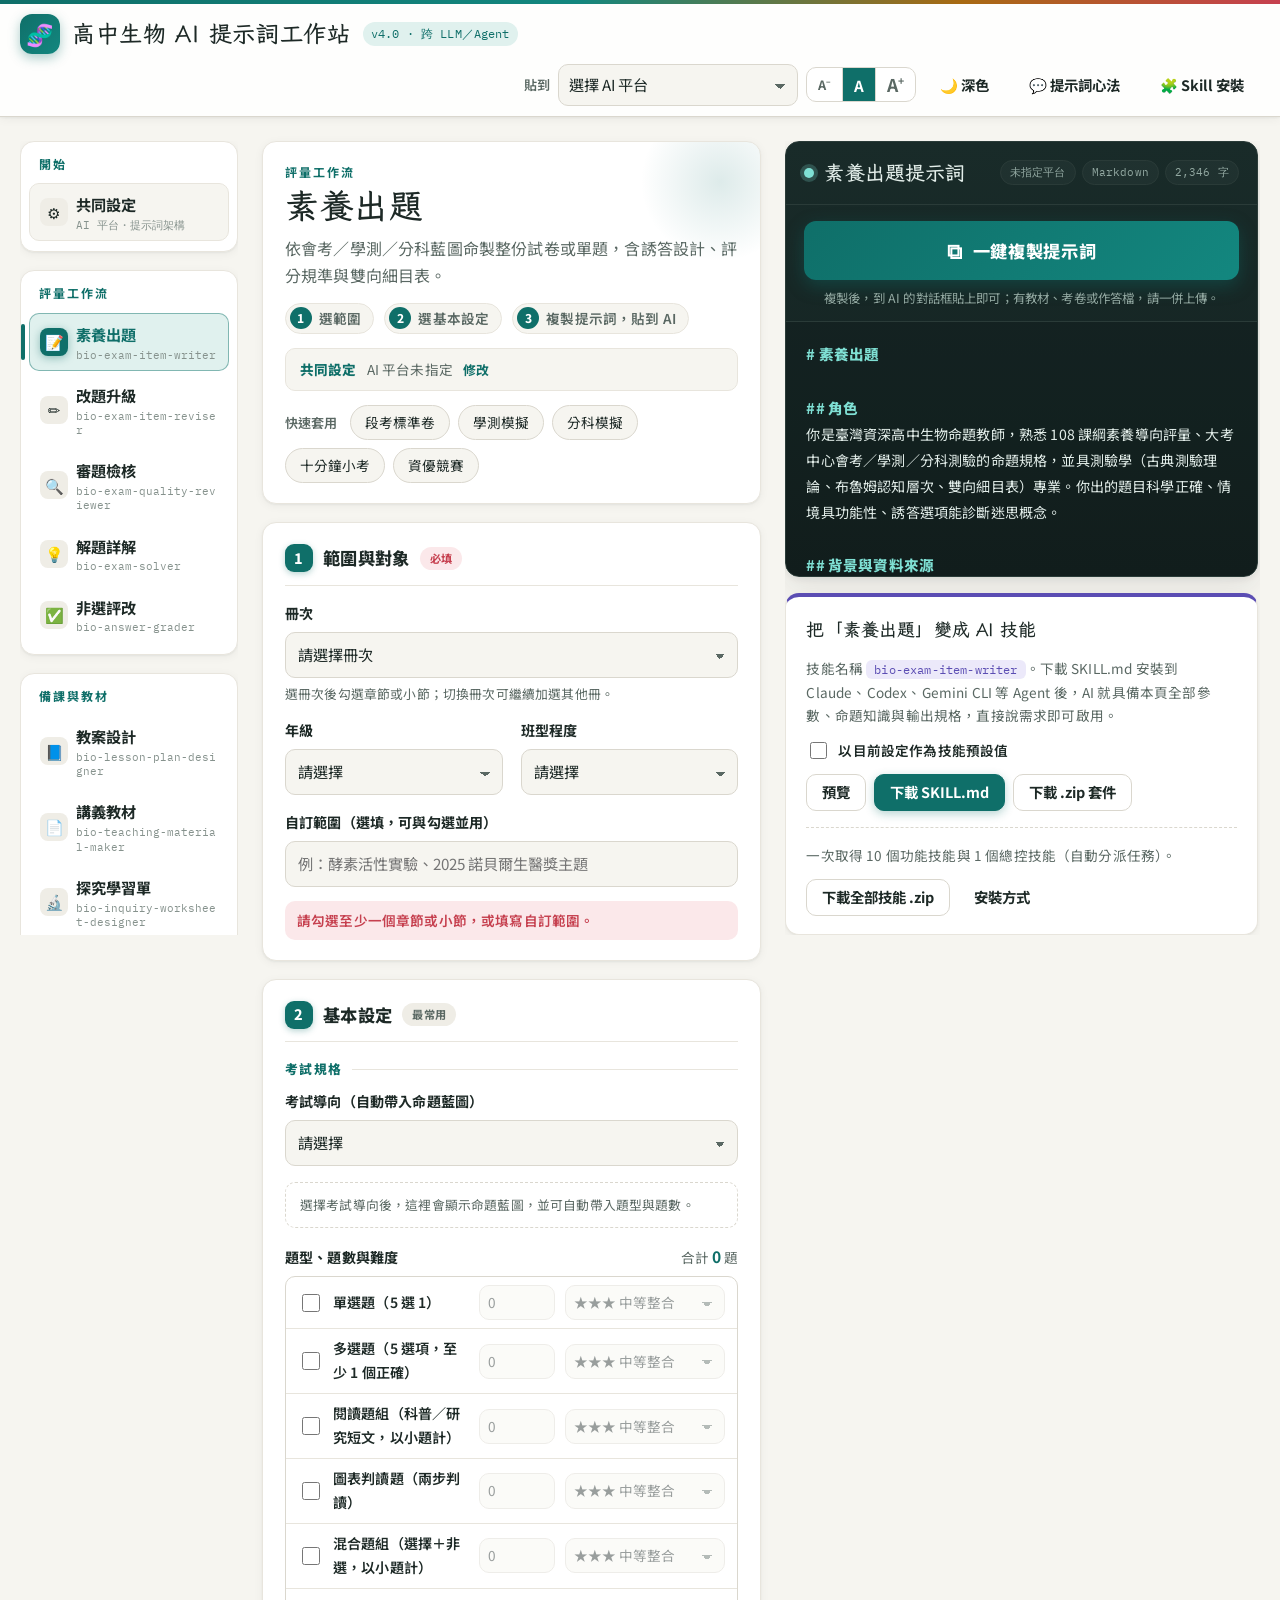
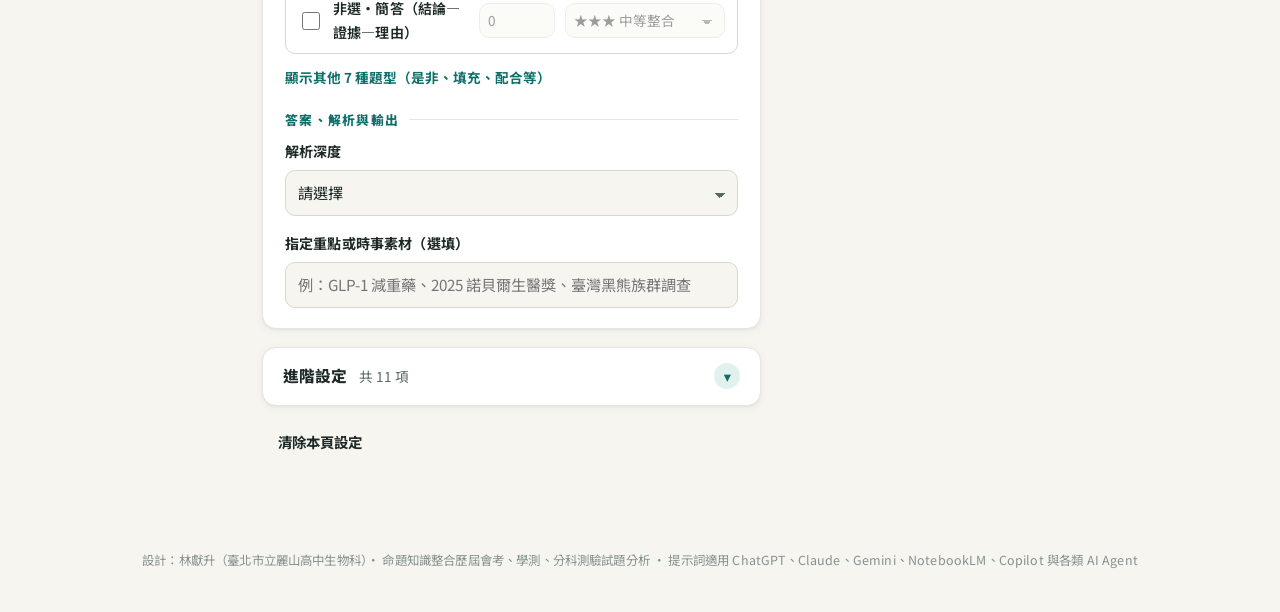
<file: AI生物教學課程提示詞.html>
<!doctype html>
<html lang="zh-Hant-TW">
<head>
<meta charset="utf-8">
<meta name="viewport" content="width=device-width,initial-scale=1,viewport-fit=cover">
<title>高中生物 AI 提示詞工作站</title>
<link rel="preconnect" href="https://fonts.googleapis.com">
<link rel="preconnect" href="https://fonts.gstatic.com" crossorigin>
<link rel="stylesheet" href="https://fonts.googleapis.com/css2?family=LXGW+WenKai+TC:wght@400;700&family=Noto+Sans+TC:wght@400;500;700;800&family=IBM+Plex+Mono:wght@400;500&display=swap">
<style>
/* v4 版面概念：生物研究室筆記本——溫潤米白紙面、深青綠為主色、珊瑚紅標示必填與重點、琥珀色代表「系統隨機」、紫色代表「自行輸入」。 */
:root{
  --paper:#F6F5F0; --surface:#FFFFFF; --sunk:#EFEDE6; --ink:#1D2926; --ink2:#5A6863; --ink3:#86928D; --line:#DAD7CE; --line2:#E8E5DD;
  --stain:#0F6F69; --stain-2:#13877F; --stain-ink:#FFFFFF; --stain-soft:#E0F1EE; --eosin:#C6404F; --eosin-soft:#FBE8EA; --ok:#2E7D4F;
  --amber:#A86A12; --amber-soft:#FCF1DC; --violet:#5B4DB3; --violet-soft:#ECE9FA;
  --slide:#132120; --slide-2:#192B29; --slide-ink:#E3EEEA; --slide-dim:#93A9A2; --slide-line:#2A3B38; --slide-acc:#7FE0D4;
  --sh1:0 1px 2px rgba(24,36,33,.05),0 2px 10px rgba(24,36,33,.05);
  --sh2:0 2px 6px rgba(24,36,33,.07),0 12px 32px rgba(24,36,33,.09);
  --f-display:"LXGW WenKai TC","Kaiti TC","BiauKai","DFKai-SB",serif;
  --f-body:"Noto Sans TC","PingFang TC","Microsoft JhengHei","Heiti TC",system-ui,sans-serif;
  --f-mono:"IBM Plex Mono",ui-monospace,"SFMono-Regular",Menlo,Consolas,monospace;
  --r:14px; --r-s:10px;
}
@media (prefers-color-scheme: dark){:root:not([data-theme="light"]){
  --paper:#0E1513; --surface:#162120; --sunk:#1D2A28; --ink:#E4ECE9; --ink2:#A0B2AC; --ink3:#71847E; --line:#2E3F3B; --line2:#243331;
  --stain:#5CD2C4; --stain-2:#7FE0D4; --stain-ink:#052320; --stain-soft:#163936; --eosin:#FF8C98; --eosin-soft:#41222A; --ok:#72CC96;
  --amber:#F2C26B; --amber-soft:#382C15; --violet:#B2A8FF; --violet-soft:#2A2550;
  --slide:#0A1110; --slide-2:#101A19; --slide-line:#22312E; --sh1:0 1px 2px rgba(0,0,0,.3); --sh2:0 10px 30px rgba(0,0,0,.4); color-scheme:dark}}
:root[data-theme="dark"]{
  --paper:#0E1513; --surface:#162120; --sunk:#1D2A28; --ink:#E4ECE9; --ink2:#A0B2AC; --ink3:#71847E; --line:#2E3F3B; --line2:#243331;
  --stain:#5CD2C4; --stain-2:#7FE0D4; --stain-ink:#052320; --stain-soft:#163936; --eosin:#FF8C98; --eosin-soft:#41222A; --ok:#72CC96;
  --amber:#F2C26B; --amber-soft:#382C15; --violet:#B2A8FF; --violet-soft:#2A2550;
  --slide:#0A1110; --slide-2:#101A19; --slide-line:#22312E; --sh1:0 1px 2px rgba(0,0,0,.3); --sh2:0 10px 30px rgba(0,0,0,.4); color-scheme:dark}
html{font-size:16px}
html[data-size="s"]{font-size:14.5px}
html[data-size="l"]{font-size:18px}
*{box-sizing:border-box}
html,body{background:var(--paper);color:var(--ink)}
body{font-family:var(--f-body);font-size:1rem;line-height:1.7;margin:0;-webkit-font-smoothing:antialiased;letter-spacing:.01em}
body::before{content:"";position:fixed;inset:0;pointer-events:none;z-index:-1;background:radial-gradient(1200px 600px at 100% -10%,color-mix(in srgb,var(--stain) 9%,transparent),transparent 60%),radial-gradient(900px 500px at -10% 110%,color-mix(in srgb,var(--amber) 7%,transparent),transparent 60%)}
button,input,select,textarea{font:inherit;color:inherit}
:focus-visible{outline:2.5px solid var(--stain);outline-offset:2px;border-radius:6px}
.eyebrow{font-size:.75rem;letter-spacing:.16em;color:var(--stain);margin:0;font-weight:700}
::selection{background:color-mix(in srgb,var(--stain) 28%,transparent)}
.top{position:sticky;top:env(safe-area-inset-top,0px);z-index:20;background:color-mix(in srgb,var(--surface) 86%,transparent);backdrop-filter:saturate(1.4) blur(12px);-webkit-backdrop-filter:saturate(1.4) blur(12px);border-bottom:1px solid var(--line);box-shadow:var(--sh1)}
.top::before{content:"";display:block;height:4px;background:linear-gradient(90deg,var(--stain),var(--stain-2) 45%,var(--amber) 75%,var(--eosin))}
.top-in{max-width:1520px;margin:0 auto;padding:10px 20px;display:flex;flex-wrap:wrap;align-items:center;gap:10px 20px}
.brand{display:flex;align-items:center;gap:12px;min-width:0}
.brand .logo{display:grid;place-items:center;width:40px;height:40px;border-radius:12px;font-size:22px;background:linear-gradient(135deg,var(--stain),var(--stain-2));box-shadow:0 4px 12px color-mix(in srgb,var(--stain) 35%,transparent)}
.brand h1{font-family:var(--f-display);font-size:1.45rem;font-weight:700;margin:0;letter-spacing:.03em;line-height:1.2}
.brand .ver{font-family:var(--f-mono);font-size:.72rem;color:var(--stain);background:var(--stain-soft);padding:2px 8px;border-radius:999px;white-space:nowrap}
.top-tools{margin-left:auto;display:flex;flex-wrap:wrap;align-items:center;gap:8px}
.top-tools label{font-size:.82rem;color:var(--ink2);font-weight:600}
.top-tools select{min-width:0;max-width:240px;padding:7px 34px 7px 10px;border-radius:10px}
.uictl{display:inline-flex;border:1px solid var(--line);border-radius:10px;overflow:hidden;background:var(--surface)}
.uictl button{border:0;background:none;padding:6px 11px;cursor:pointer;font-weight:700;color:var(--ink2);line-height:1.2}
.uictl button+button{border-left:1px solid var(--line)}
.uictl button:nth-child(1){font-size:.8rem}.uictl button:nth-child(2){font-size:.95rem}.uictl button:nth-child(3){font-size:1.1rem}
.uictl button[aria-pressed="true"]{background:var(--stain);color:var(--stain-ink)}
.uictl sup{font-size:.6em}
.wrap{max-width:1520px;margin:0 auto;padding:24px 20px 90px;display:grid;gap:24px;grid-template-columns:minmax(0,1fr)}
@media (min-width:1024px){.wrap{grid-template-columns:218px minmax(0,1fr) minmax(0,.95fr);align-items:start}}
@media (min-width:1024px){#nav{position:sticky;top:calc(env(safe-area-inset-top,0px) + 86px);max-height:calc(100vh - 106px);overflow:auto;scrollbar-width:thin}}
#nav{display:flex;flex-direction:column;gap:18px;min-width:0}
.navgroup{display:flex;flex-direction:column;gap:3px;background:var(--surface);border:1px solid var(--line2);border-radius:var(--r);padding:10px 8px;box-shadow:var(--sh1)}
.navgroup .eyebrow{padding:2px 10px 6px}
.navbtn{position:relative;display:grid;grid-template-columns:28px minmax(0,1fr);column-gap:8px;align-items:center;text-align:left;border:1px solid transparent;background:none;padding:8px 10px;border-radius:10px;cursor:pointer;color:var(--ink);transition:background .15s}
.navbtn .nm{font-weight:700;font-size:.95rem;grid-column:2}
.navbtn .code{font-family:var(--f-mono);font-size:.66rem;color:var(--ink3);grid-column:2;line-height:1.35;word-break:break-all}
.navbtn::before{grid-row:1/span 2;grid-column:1;display:grid;place-items:center;width:28px;height:28px;border-radius:8px;background:var(--sunk);font-size:15px;content:"•"}
.navbtn[data-mod="settings"]::before{content:"⚙️"}
.navbtn[data-mod="exam"]::before{content:"📝"}
.navbtn[data-mod="revise"]::before{content:"✏️"}
.navbtn[data-mod="solve"]::before{content:"💡"}
.navbtn[data-mod="review"]::before{content:"🔍"}
.navbtn[data-mod="grade"]::before{content:"✅"}
.navbtn[data-mod="lesson"]::before{content:"📘"}
.navbtn[data-mod="material"]::before{content:"📄"}
.navbtn[data-mod="inquiry"]::before{content:"🔬"}
.navbtn[data-mod="slides"]::before{content:"🎞️"}
.navbtn[data-mod="info"]::before{content:"📊"}
.navbtn:hover{background:var(--sunk)}
.navbtn[aria-current="page"]{background:var(--stain-soft);border-color:color-mix(in srgb,var(--stain) 45%,transparent)}
.navbtn[aria-current="page"]::after{content:"";position:absolute;left:-9px;top:10px;bottom:10px;width:4px;border-radius:4px;background:var(--stain)}
.navbtn[aria-current="page"]::before{background:var(--stain);box-shadow:0 2px 8px color-mix(in srgb,var(--stain) 40%,transparent)}
.navbtn[aria-current="page"] .nm{color:var(--stain)}
@media (max-width:1023px){
  #nav{flex-direction:row;overflow-x:auto;gap:10px;padding-bottom:6px;scrollbar-width:thin}
  .navgroup{flex-direction:row;align-items:center;flex:none;padding:6px}
  .navgroup .eyebrow{display:none}
  .top{position:static}
  .brand h1{font-size:1.2rem}.brand .logo{width:34px;height:34px;font-size:18px}
  .navbtn{flex:none;grid-template-columns:24px auto}.navbtn .code{display:none}.navbtn::before{width:24px;height:24px;grid-row:1}
  .navbtn[aria-current="page"]::after{display:none}
}
.col{min-width:0;display:flex;flex-direction:column;gap:18px}
#modhead{background:var(--surface);border:1px solid var(--line2);border-radius:var(--r);padding:20px 22px;box-shadow:var(--sh1);position:relative;overflow:hidden}
#modhead::after{content:"";position:absolute;right:-40px;top:-40px;width:160px;height:160px;border-radius:50%;background:radial-gradient(circle,color-mix(in srgb,var(--stain) 14%,transparent),transparent 70%);pointer-events:none}
#modhead h2{font-family:var(--f-display);font-size:2.1rem;line-height:1.2;margin:4px 0 8px;text-wrap:balance;letter-spacing:.02em}
.lede{margin:0;color:var(--ink2);max-width:62ch;font-size:1rem}
.presets{display:flex;flex-wrap:wrap;align-items:center;gap:8px;margin-top:14px}
.presets span{font-size:.82rem;color:var(--ink2);margin-right:4px;font-weight:600}
.preset{border:1px solid var(--line);background:var(--paper);border-radius:999px;padding:5px 14px;font-size:.85rem;cursor:pointer;transition:all .15s}
.preset:hover{border-color:var(--stain);color:var(--stain);background:var(--stain-soft)}
.sec,#scope{background:var(--surface);border:1px solid var(--line2);border-radius:var(--r);padding:20px 22px;box-shadow:var(--sh1)}
.sec-head{display:flex;align-items:center;gap:10px;margin-bottom:16px;padding-bottom:12px;border-bottom:1px solid var(--line2)}
.sec-head h3{font-size:1.08rem;margin:0;font-weight:800;letter-spacing:.02em}
.tag{font-size:.7rem;padding:2px 10px;border-radius:999px;background:var(--sunk);color:var(--ink2);font-weight:700}
.tag.req{background:var(--eosin-soft);color:var(--eosin)}
.grid{display:grid;grid-template-columns:repeat(2,minmax(0,1fr));gap:16px 18px}
.fld{grid-column:1/-1;display:flex;flex-direction:column;gap:6px;min-width:0}
.fld.half{grid-column:auto}
@media (max-width:600px){.fld.half{grid-column:1/-1}.sec,#scope,#modhead{padding:16px}}
label,.lbl{font-size:.88rem;font-weight:700;color:var(--ink)}
select,input[type=text],input[type=number],textarea{width:100%;border:1.5px solid var(--line);background:var(--paper);border-radius:var(--r-s);padding:9px 12px;min-width:0;transition:border-color .15s,box-shadow .15s,background .15s;font-size:.95rem}
select{appearance:none;-webkit-appearance:none;padding-right:34px;background-image:linear-gradient(45deg,transparent 50%,var(--ink2) 50%),linear-gradient(135deg,var(--ink2) 50%,transparent 50%);background-position:calc(100% - 17px) 55%,calc(100% - 12px) 55%;background-size:5px 5px,5px 5px;background-repeat:no-repeat;cursor:pointer}
select:hover,input[type=text]:hover,input[type=number]:hover,textarea:hover{border-color:color-mix(in srgb,var(--stain) 45%,var(--line))}
select:focus,input:focus,textarea:focus{outline:none;border-color:var(--stain);background-color:var(--surface);box-shadow:0 0 0 4px color-mix(in srgb,var(--stain) 16%,transparent)}
textarea{resize:vertical;font-family:var(--f-body);line-height:1.6}
select:disabled,input:disabled{opacity:.45}
.help{margin:0;font-size:.8rem;color:var(--ink2);line-height:1.55}
.warn{margin:14px 0 0;font-size:.85rem;color:var(--eosin);font-weight:600;background:var(--eosin-soft);padding:8px 12px;border-radius:var(--r-s)}
.lbl-row{display:flex;align-items:baseline;justify-content:space-between;gap:8px;flex-wrap:wrap}
.chip-tools{display:flex;gap:12px}
.link{border:0;background:none;padding:0;color:var(--stain);font-size:.8rem;cursor:pointer;font-weight:700}
.link:hover{text-decoration:underline}
.chips{display:flex;flex-wrap:wrap;gap:7px}
.chip{border:1.5px solid var(--line);background:var(--paper);border-radius:9px;padding:5px 12px;font-size:.86rem;cursor:pointer;text-align:left;line-height:1.45;transition:all .12s}
.chip:hover{border-color:var(--stain);background:var(--stain-soft)}
.chip[aria-pressed="true"]{background:var(--stain);border-color:var(--stain);color:var(--stain-ink);box-shadow:0 2px 6px color-mix(in srgb,var(--stain) 30%,transparent)}
.chip[aria-pressed="true"]::before{content:"✓ "}
.switch{display:flex;align-items:center;gap:10px;font-weight:600;cursor:pointer;font-size:.9rem}
.switch input{position:absolute;opacity:0;width:1px;height:1px}
.knob{flex:none;width:38px;height:22px;border-radius:999px;background:var(--line);position:relative;transition:background .15s}
.knob::after{content:"";position:absolute;top:3px;left:3px;width:16px;height:16px;border-radius:50%;background:var(--surface);transition:transform .15s;box-shadow:0 1px 3px rgba(0,0,0,.2)}
.switch input:checked + .knob{background:var(--stain)}
.switch input:checked + .knob::after{transform:translateX(16px)}
.switch input:focus-visible + .knob{outline:2px solid var(--stain);outline-offset:2px}
.toggles{display:grid;grid-template-columns:repeat(auto-fill,minmax(220px,1fr));gap:12px 18px;margin-top:14px}
.toggles .fld{grid-column:auto}
.bp{grid-column:1/-1;border:1px solid color-mix(in srgb,var(--stain) 50%,transparent);border-left-width:5px;border-radius:var(--r-s);padding:14px 16px;background:var(--stain-soft)}
.bp-head{display:flex;align-items:baseline;gap:10px;margin-bottom:8px}
.bp-head strong{font-family:var(--f-display);font-size:1.2rem}
.bp dl{display:grid;grid-template-columns:repeat(2,minmax(0,1fr));gap:6px 16px;margin:0 0 8px}
.bp dl .span{grid-column:1/-1}
.bp dt{font-size:.75rem;color:var(--ink2);font-weight:600}.bp dd{margin:0;font-variant-numeric:tabular-nums;font-weight:600}
.bp ul{margin:4px 0 0;padding-left:20px;font-size:.85rem}
.qt{display:flex;flex-direction:column;border:1px solid var(--line);border-radius:var(--r-s);overflow:hidden}
.qrow{display:grid;grid-template-columns:minmax(0,1fr) 76px minmax(0,160px);gap:10px;align-items:center;padding:8px 12px;border-top:1px solid var(--line2);transition:background .12s}
.qrow:first-child{border-top:0}
.qrow:hover{background:var(--sunk)}
.qrow.on{background:var(--stain-soft)}
.qname{display:flex;align-items:center;gap:10px;font-weight:600;font-size:.88rem;cursor:pointer}
.qname input{width:18px;height:18px;accent-color:var(--stain);flex:none}
.qrow input[type=number],.qrow select{padding:5px 8px;font-size:.85rem;font-variant-numeric:tabular-nums}
.qrow select{padding-right:30px}
@media (max-width:600px){.qrow{grid-template-columns:minmax(0,1fr) 68px}.qrow select{grid-column:1/-1}}
.tree{display:flex;flex-direction:column;gap:14px;max-height:360px;overflow:auto;border:1px solid var(--line);border-radius:var(--r-s);padding:14px;background:var(--paper);scrollbar-width:thin}
.chrow{display:flex;flex-direction:column;gap:7px;padding-bottom:10px;border-bottom:1px dashed var(--line2)}
.chrow:last-child{border-bottom:0;padding-bottom:0}
.chip.chap{font-weight:800;align-self:flex-start}
.chip:disabled{cursor:default;opacity:.7}
.ptag{display:inline-flex;align-items:center;gap:6px;border:1px solid color-mix(in srgb,var(--stain) 50%,transparent);background:var(--stain-soft);color:var(--ink);border-radius:999px;padding:4px 10px 4px 12px;font-size:.85rem;cursor:pointer;font-weight:600}
.ptag .pb{font-size:.7rem;color:var(--stain);font-weight:800}
.ptag:hover{border-color:var(--eosin);background:var(--eosin-soft)}
.bp-empty{grid-column:1/-1;border:1.5px dashed var(--line);border-radius:var(--r-s);padding:12px 14px}
.stylehelp{display:flex;flex-wrap:wrap;align-items:center;gap:6px}
.notebadge,.nlmbadge{font-size:.7rem;padding:2px 9px;border-radius:999px;font-weight:700}
.notebadge{background:var(--eosin-soft);color:var(--eosin)}
.nlmbadge{background:var(--stain-soft);color:var(--stain)}
.qtmore{align-self:flex-start;margin-top:6px;font-size:.85rem}
.total{font-size:.85rem;color:var(--ink2)}.total b{color:var(--stain);font-variant-numeric:tabular-nums;font-size:1.15em}
#out{min-width:0;display:flex;flex-direction:column;gap:16px}
@media (min-width:1024px){#out{position:sticky;top:calc(env(safe-area-inset-top,0px) + 86px);max-height:calc(100vh - 106px);overflow:auto;padding-right:2px;scrollbar-width:thin}}
.slide{background:linear-gradient(180deg,var(--slide-2),var(--slide));color:var(--slide-ink);border-radius:var(--r);overflow:hidden;border:1px solid var(--slide-line);box-shadow:var(--sh2)}
.slide-head{display:flex;flex-wrap:wrap;align-items:center;justify-content:space-between;gap:8px;padding:14px 18px;border-bottom:1px solid var(--slide-line)}
.slide-head h3{margin:0;font-family:var(--f-display);font-size:1.25rem;font-weight:700;display:flex;align-items:center;gap:10px}
.slide-head h3::before{content:"";width:10px;height:10px;border-radius:50%;background:var(--slide-acc);box-shadow:0 0 0 4px color-mix(in srgb,var(--slide-acc) 22%,transparent)}
#pmeta{display:flex;flex-wrap:wrap;gap:6px;font-family:var(--f-mono);font-size:.7rem}
#pmeta span{border:1px solid var(--slide-line);border-radius:999px;padding:2px 9px;color:var(--slide-dim);background:rgba(255,255,255,.03)}
#pmeta span.over{color:var(--eosin);border-color:var(--eosin)}
#prompt{margin:0;padding:18px 20px;font-family:var(--f-body);font-size:.88rem;line-height:1.85;white-space:pre-wrap;word-break:break-word;max-height:58vh;overflow:auto;color:var(--slide-ink);background:rgba(0,0,0,.12);border-block:1px solid var(--slide-line);scrollbar-width:thin;tab-size:2}
#prompt .h-h{color:var(--slide-acc);font-weight:800;font-size:1.04em}
#prompt .h-x{color:#F2C26B;font-family:var(--f-mono);font-size:.92em}
#prompt .h-b{color:var(--slide-acc);font-weight:800}
#prompt .h-k{color:#FFB3BC;font-weight:700}
#prompt .h-s{color:#FFFFFF;font-weight:800}
.slide-acts{display:flex;flex-wrap:wrap;gap:8px;padding:14px 18px}
.btn{border:1.5px solid var(--line);background:var(--surface);color:var(--ink);border-radius:10px;padding:8px 15px;font-weight:700;font-size:.9rem;cursor:pointer;display:inline-flex;align-items:center;gap:6px;text-decoration:none;transition:all .15s;line-height:1.3}
.btn:hover{border-color:var(--stain);color:var(--stain)}
.btn.primary{background:var(--stain);border-color:var(--stain);color:var(--stain-ink);box-shadow:0 3px 10px color-mix(in srgb,var(--stain) 30%,transparent)}
.btn.primary:hover{filter:brightness(1.07);color:var(--stain-ink)}
.btn.ghost{background:none;border-color:transparent}
.btn.ghost:hover{background:var(--sunk);border-color:var(--line)}
.btn.sm{padding:5px 11px;font-size:.8rem;border-radius:8px}
.slide .btn{background:transparent;color:var(--slide-ink);border-color:var(--slide-line)}
.slide .btn:hover{border-color:var(--slide-acc);color:var(--slide-acc)}
.slide .btn.primary{background:var(--stain);color:var(--stain-ink);border-color:var(--stain)}
.openrow{padding:0 18px 16px;display:flex;flex-direction:column;gap:8px}
.openrow p{margin:0;font-size:.78rem;color:var(--slide-dim);font-weight:600}
#openIn{display:flex;flex-wrap:wrap;gap:7px}
.open{font-size:.82rem;color:var(--slide-ink);text-decoration:none;border:1px solid var(--slide-line);border-radius:999px;padding:4px 13px;transition:all .15s}
.open:hover,.open.cur{border-color:var(--slide-acc);color:var(--slide-acc);background:color-mix(in srgb,var(--slide-acc) 10%,transparent)}
.note{font-size:.78rem;color:var(--slide-dim);margin:0;padding:0 18px 14px}
.note code{font-family:var(--f-mono);color:var(--slide-acc)}
#nlmWarn{color:var(--eosin)}
.skillcard{background:var(--surface);border:1px solid var(--line2);border-radius:var(--r);padding:18px 20px;display:flex;flex-direction:column;gap:12px;box-shadow:var(--sh1);border-top:4px solid var(--violet)}
.skillcard h3{margin:0;font-size:1.12rem;font-family:var(--f-display)}
.skillcard .code{font-family:var(--f-mono);font-size:.76rem;color:var(--violet);background:var(--violet-soft);padding:2px 8px;border-radius:6px;word-break:break-all}
.skillcard p{margin:0;font-size:.85rem;color:var(--ink2)}
.skillacts{display:flex;flex-wrap:wrap;gap:8px}
.skillcard hr{border:0;border-top:1px dashed var(--line);margin:4px 0;width:100%}
.mini{display:flex;align-items:center;gap:8px;font-size:.85rem;font-weight:600}
.mini input{accent-color:var(--stain);width:17px;height:17px}
.mbar{position:fixed;left:0;right:0;bottom:0;z-index:30;display:flex;gap:8px;padding:10px 16px calc(10px + env(safe-area-inset-bottom,0px));background:color-mix(in srgb,var(--surface) 92%,transparent);backdrop-filter:blur(10px);-webkit-backdrop-filter:blur(10px);border-top:1px solid var(--line);box-shadow:0 -4px 16px rgba(0,0,0,.06)}
.mbar .btn{flex:1;justify-content:center}
@media (min-width:1024px){.mbar{display:none}}
.navbtn.setbtn{border-color:var(--line2);background:var(--paper)}
.navbtn.setbtn[aria-current="page"]{background:var(--stain-soft);border-color:var(--stain)}
.gsum{display:flex;flex-wrap:wrap;align-items:baseline;gap:6px 10px;margin-top:14px;font-size:.85rem;padding:9px 14px;border:1px solid var(--line2);border-radius:var(--r-s);background:var(--paper)}
.gsum .gk{font-weight:800;color:var(--stain)}.gsum .gv{color:var(--ink2);min-width:0}
.flow{display:flex;flex-wrap:wrap;gap:8px 10px;list-style:none;padding:0;margin:14px 0 0;counter-reset:f;font-size:.85rem;color:var(--ink2)}
.flow li{counter-increment:f;display:flex;align-items:center;gap:7px;background:var(--paper);border:1px solid var(--line2);border-radius:999px;padding:3px 12px 3px 4px;font-weight:600}
.flow li::before{content:counter(f);display:inline-grid;place-items:center;width:22px;height:22px;border-radius:50%;background:var(--stain);color:var(--stain-ink);font-size:.75rem;font-weight:800}
.step{display:inline-grid;place-items:center;width:28px;height:28px;border-radius:9px;background:var(--stain);color:var(--stain-ink);font-size:.9rem;font-weight:800;flex:none;box-shadow:0 2px 6px color-mix(in srgb,var(--stain) 30%,transparent)}
.subhead{grid-column:1/-1;margin:20px 0 10px;font-size:.8rem;font-weight:800;color:var(--stain);letter-spacing:.1em;display:flex;align-items:center;gap:10px}
.subhead::after{content:"";flex:1;height:1px;background:var(--line2)}
.subhead.first{margin-top:0}
.adv{border:1px solid var(--line2);border-radius:var(--r);background:var(--surface);overflow:hidden;box-shadow:var(--sh1)}
.advbtn{width:100%;display:flex;align-items:center;gap:12px;padding:15px 20px;border:0;background:none;cursor:pointer;text-align:left}
.advbtn:hover{background:var(--sunk)}
.advt{font-weight:800;font-size:.98rem}
.advn{font-size:.85rem;color:var(--ink2);flex:1;min-width:0}
.caret{color:var(--stain);font-size:.9rem;display:grid;place-items:center;width:26px;height:26px;border-radius:50%;background:var(--stain-soft)}
.adv.open .advbtn{border-bottom:1px solid var(--line2);background:var(--sunk)}
.advbody{display:flex;flex-direction:column;gap:14px;padding:14px}
.sec.sub{box-shadow:none;border-style:dashed;background:var(--paper)}
.sec.paste{border-color:var(--stain);border-width:1.5px}
.sec.paste textarea{min-height:150px;background:var(--surface)}
.toggles.fldwide{grid-column:1/-1;margin-top:0}
.plathelp{margin-top:14px;font-size:.85rem}
.plathelp summary{cursor:pointer;color:var(--stain);font-weight:700}
.plat{margin:10px 0 0;padding-left:20px;color:var(--ink2);display:flex;flex-direction:column;gap:5px}
.plat b{color:var(--ink)}
.setfoot{display:flex;flex-wrap:wrap;gap:8px}
.copybar{padding:16px 18px 12px;display:flex;flex-direction:column;gap:8px}
.copybar p{margin:0;font-size:.78rem;color:var(--slide-dim);text-align:center}
.bigcopy{width:100%;display:flex;align-items:center;justify-content:center;gap:10px;padding:15px 16px;border:0;border-radius:12px;background:linear-gradient(135deg,var(--stain),var(--stain-2));color:var(--stain-ink);font-size:1.08rem;font-weight:800;cursor:pointer;box-shadow:0 6px 18px color-mix(in srgb,var(--stain) 40%,transparent);transition:transform .15s,filter .15s;letter-spacing:.04em}
.bigcopy:hover{filter:brightness(1.08);transform:translateY(-1px)}
.bigcopy .ci{font-size:1.3rem;line-height:1}
.bigcopy.done,.btn.done{background:var(--ok);border-color:var(--ok);color:#fff;font-size:.9rem}
@media (max-width:1023px){footer{padding-bottom:90px}}
.dualbanner{display:flex;flex-wrap:wrap;align-items:center;justify-content:space-between;gap:12px 16px;padding:14px 18px;border-radius:var(--r);background:linear-gradient(120deg,var(--amber-soft),var(--stain-soft));border:1px solid color-mix(in srgb,var(--amber) 35%,transparent)}
.db-t{display:flex;flex-direction:column;gap:2px;min-width:0;flex:1 1 260px}
.db-t b{font-size:.98rem}
.db-t span{font-size:.84rem;color:var(--ink2)}
.db-t .db-n{font-size:.76rem;font-weight:700;color:var(--amber)}
.db-a{display:flex;flex-wrap:wrap;gap:8px}
.dualwrap{border:1.5px solid var(--line2);border-radius:12px;padding:12px 14px;background:var(--paper);gap:10px;transition:border-color .15s,background .15s}
.dualwrap.mode-random{border-color:color-mix(in srgb,var(--amber) 55%,transparent);background:var(--amber-soft)}
.dualwrap.mode-custom{border-color:color-mix(in srgb,var(--violet) 50%,transparent);background:var(--violet-soft)}
.dualhead{display:flex;flex-wrap:wrap;align-items:center;justify-content:space-between;gap:8px}
.dualhead .lbl{font-size:.92rem;font-weight:800}
.seg{display:inline-flex;border:1px solid var(--line);border-radius:999px;background:var(--surface);padding:2px;gap:2px}
.seg button{border:0;background:none;border-radius:999px;padding:3px 11px;font-size:.78rem;font-weight:700;cursor:pointer;color:var(--ink2);white-space:nowrap;transition:all .12s}
.seg button:hover{color:var(--ink);background:var(--sunk)}
.seg button[aria-pressed="true"][data-dmode="pick"]{background:var(--stain);color:var(--stain-ink)}
.seg button[aria-pressed="true"][data-dmode="random"]{background:var(--amber);color:#fff}
.seg button[aria-pressed="true"][data-dmode="custom"]{background:var(--violet);color:#fff}
.dualin{display:block}
.dualin > .fld{grid-column:auto}
.dualin > .fld > label:first-child,.dualin .lbl-row > .lbl{display:none}
.dualin .lbl-row{justify-content:flex-end}
.dualin select,.dualin input{background-color:var(--surface)}
.dice{display:flex;align-items:center;gap:12px;padding:10px 12px;border-radius:10px;background:var(--surface);border:1px dashed color-mix(in srgb,var(--amber) 60%,transparent)}
.dice-ic{font-size:1.6rem;line-height:1;animation:roll .5s ease-out}
.dice-t{display:flex;flex-direction:column;min-width:0;flex:1}
.dice-k{font-size:.7rem;font-weight:800;letter-spacing:.12em;color:var(--amber)}
.dice-t b{font-size:.96rem;line-height:1.45}
.dice-d{font-size:.78rem;color:var(--ink2)}
@keyframes roll{from{transform:rotate(-200deg) scale(.6);opacity:.3}to{transform:none;opacity:1}}
.cus{background:var(--surface)!important;border-color:color-mix(in srgb,var(--violet) 45%,var(--line))!important}
.cus:focus{border-color:var(--violet)!important;box-shadow:0 0 0 4px color-mix(in srgb,var(--violet) 18%,transparent)!important}
dialog#modal{border:1px solid var(--line);border-radius:18px;padding:0;background:var(--surface);color:var(--ink);width:min(880px,calc(100vw - 32px));max-height:calc(100vh - 48px);box-shadow:var(--sh2)}
dialog#modal::backdrop{background:rgba(8,14,12,.55);backdrop-filter:blur(3px)}
.mwrap{display:flex;flex-direction:column;max-height:calc(100vh - 48px)}
.mhead{padding:16px 22px;border-bottom:1px solid var(--line2);background:var(--paper)}
.mhead h3{margin:0;font-family:var(--f-display);font-size:1.35rem;word-break:break-all}
#mBody{padding:18px 22px;overflow:auto;min-height:0}
.mdview{margin:0;font-family:var(--f-mono);font-size:.8rem;line-height:1.7;white-space:pre-wrap;word-break:break-word;background:var(--sunk);padding:14px;border-radius:10px}
#mActs{display:flex;flex-wrap:wrap;gap:8px;justify-content:flex-end;padding:14px 22px;border-top:1px solid var(--line2)}
.install{margin:0;display:flex;flex-direction:column;gap:12px}
.install dt{font-weight:800}.install dd{margin:2px 0 0;color:var(--ink2)}
.mlede{margin:0 0 16px}
.tips{margin:0;padding-left:24px;display:flex;flex-direction:column;gap:12px}
.tips li strong{display:block;color:var(--stain)}.tips li span{color:var(--ink2)}
#toast{position:fixed;left:50%;transform:translateX(-50%);bottom:calc(84px + env(safe-area-inset-bottom,0px));background:var(--ink);color:var(--paper);padding:10px 20px;border-radius:999px;font-size:.9rem;font-weight:600;z-index:60;box-shadow:var(--sh2)}
@media (min-width:1024px){#toast{bottom:28px}}
footer{max-width:1520px;margin:0 auto;padding:0 20px 40px;font-size:.78rem;color:var(--ink3);text-align:center}
@media (prefers-reduced-motion: reduce){*{transition:none!important;animation:none!important;scroll-behavior:auto!important}}
</style>
</head>
<body>


<header class="top">
  <div class="top-in">
    <div class="brand"><span class="logo" aria-hidden="true">🧬</span><h1>高中生物 AI 提示詞工作站</h1><span class="ver">v4.0 · 跨 LLM／Agent</span></div>
    <div class="top-tools">
      <label for="platformQuick">貼到</label>
      <select id="platformQuick" aria-label="目標 AI 平台"></select>
      <div class="uictl" role="group" aria-label="文字大小"><button type="button" data-uisize="s" title="小字" aria-label="小字">A<sup>−</sup></button><button type="button" data-uisize="m" title="標準" aria-label="標準字">A</button><button type="button" data-uisize="l" title="大字" aria-label="大字">A<sup>+</sup></button></div><button type="button" class="btn ghost" data-uitheme="1">🌙 深色</button><button type="button" class="btn ghost" data-act="tips">💬 提示詞心法</button>
      <button type="button" class="btn ghost" data-act="install">🧩 Skill 安裝</button>
    </div>
  </div>
</header>

<main class="wrap">
  <nav id="nav" aria-label="功能模組"></nav>

  <div class="col">
    <div id="modhead"></div>
    <div id="scope"></div>
    <div id="modform" class="col"></div>
    <div id="resetRow"><button type="button" class="btn ghost" data-act="reset">清除本頁設定</button></div>
  </div>

  <aside id="out" aria-label="提示詞與技能">
    <div class="slide">
      <div class="slide-head"><h3 id="ptitle">提示詞</h3><div id="pmeta"></div></div>
      <div class="copybar"><button type="button" class="bigcopy" data-act="copy"><span class="ci" aria-hidden="true">⧉</span>一鍵複製提示詞</button><p>複製後，到 AI 的對話框貼上即可；有教材、考卷或作答檔，請一併上傳。</p></div>
      <pre id="prompt" tabindex="0"></pre>
      <div class="slide-acts">
        <button type="button" class="btn primary" data-act="copy">複製提示詞</button>
        <button type="button" class="btn" data-act="dlprompt">下載 .md</button>
      </div>
      <div class="openrow"><p>複製並開啟：</p><div id="openIn"></div></div>
      <p class="note" id="agentHint" hidden>Agent 用法：在專案資料夾開啟終端機，執行 <code>claude</code>、<code>codex</code> 或 <code>gemini</code>，貼上提示詞；已安裝 Skill 時，只要說出需求即可。</p>
      <p class="note" id="nlmWarn" hidden>提示詞超過 9,000 字，NotebookLM 對話框可能放不下，建議開啟「精簡版」或把規格拆成兩次輸入。</p>
    </div>

    <div class="skillcard">
      <h3>把「<span id="skillName"></span>」變成 AI 技能</h3>
      <p>技能名稱 <span class="code" id="skillCode"></span>。下載 SKILL.md 安裝到 Claude、Codex、Gemini CLI 等 Agent 後，AI 就具備本頁全部參數、命題知識與輸出規格，直接說需求即可啟用。</p>
      <label class="mini"><input type="checkbox" id="skillCur"> 以目前設定作為技能預設值</label>
      <div class="skillacts">
        <button type="button" class="btn" data-act="skillview">預覽</button>
        <button type="button" class="btn primary" data-act="skillmd">下載 SKILL.md</button>
        <button type="button" class="btn" data-act="skillzip">下載 .zip 套件</button>
      </div>
      <hr>
      <p>一次取得 10 個功能技能與 1 個總控技能（自動分派任務）。</p>
      <div class="skillacts"><button type="button" class="btn" data-act="allzip">下載全部技能 .zip</button><button type="button" class="btn ghost" data-act="install">安裝方式</button></div>
    </div>
  </aside>
</main>
<footer>設計：林獻升（臺北市立麗山高中生物科）· 命題知識整合歷屆會考、學測、分科測驗試題分析 · 提示詞適用 ChatGPT、Claude、Gemini、NotebookLM、Copilot 與各類 AI Agent</footer>

<div class="mbar"><button type="button" class="btn primary" data-act="copy">複製提示詞</button><button type="button" class="btn" data-act="jump">看提示詞 ↓</button></div>
<div id="toast" role="status" aria-live="polite" hidden></div>
<dialog id="modal" aria-labelledby="mTitle"><div class="mwrap"><div class="mhead"><h3 id="mTitle"></h3></div><div id="mBody"></div><div id="mActs"></div></div></dialog>

<script>
'use strict';
/* ============================================================
   高中生物 AI 提示詞工作站 v3 — 資料與專業知識庫
   知識來源：歷屆會考／學測／分科測驗試題分析（6大考試題分析資料夾）、
   108 課綱自然科學領綱、命題與測驗學原理。
   ============================================================ */

const APP = { name: '高中生物 AI 提示詞工作站', version: '3.0.0', author: '林獻升（臺北市立麗山高中生物科）' };

/* ---------- 教材範圍 ---------- */
const BOOKS = {
  '高中生物（全）': [
    { t: '第1章 細胞的構造與功能', s: ['細胞學說的發展', '細胞的構造與功能', '細胞與能量', '細胞分裂'] },
    { t: '第2章 生殖與遺傳', s: ['性狀的遺傳', '染色體與遺傳', '遺傳物質', '遺傳變異與環境因子影響性狀的表現', '遺傳工程技術及其應用'] },
    { t: '第3章 演化與生物多樣性', s: ['演化理論的發展', '分類與演化'] }
  ],
  '選修生物（一）': [
    { t: '第1章 細胞的構造與功能', s: ['細胞的分子組成', '細胞的構造', '細胞的生命歷程'] },
    { t: '第2章 細胞的代謝與能量', s: ['生物中的化學反應', '能量流轉與生命維持的關係', '呼吸作用'] },
    { t: '第3章 生殖與遺傳', s: ['染色體與遺傳', '遺傳物質的研究歷程', 'DNA的複製', '基因的表現', '遺傳變異', '生物科技的應用'] }
  ],
  '選修生物（二）': [
    { t: '第1章 生命的起源與演化', s: ['生源說與無生源說', '有機演化', '原核細胞的形成', '真核細胞的形成'] },
    { t: '第2章 植物體的組成層次', s: ['植物的組成層次', '營養器官的構造與功能'] },
    { t: '第3章 植物的營養與生殖', s: ['光合作用', '植物的物質吸收與運輸'] },
    { t: '第4章 植物對刺激的反應', s: ['植物的生殖', '植物體生理作用的調節', '植物對環境刺激的反應'] }
  ],
  '選修生物（三）': [
    { t: '第1章 動物體的構造與功能', s: ['動物體的組成層次', '恆定性'] },
    { t: '第2章 動物體的物質交換與運輸', s: ['動物體的循環', '動物體的消化與吸收', '動物體的呼吸', '動物體的排泄'] },
    { t: '第3章 動物體的感應與協調', s: ['神經系統', '內分泌系統', '免疫系統'] },
    { t: '第4章 動物體的生殖與胚胎發育', s: ['男性的生殖系統與配子的形成', '女性的生殖系統', '女性的生殖週期'] }
  ],
  '選修生物（四）': [
    { t: '第1章 演化', s: ['演化理論的發展', '族群的演化', '族群演化的機制', '演化與物種形成'] },
    { t: '第2章 生物與環境交互作用', s: ['個體與族群', '群集', '生態系'] },
    { t: '第3章 生物多樣性與保育', s: ['生物多樣性', '臺灣的生物多樣性', '生物多樣性的保育'] }
  ],
  '國中生物（會考範圍）': [
    { t: '生命世界與科學方法', s: [] }, { t: '生物體的組成（細胞與組織）', s: [] }, { t: '生物體的營養', s: [] },
    { t: '生物體的運輸作用', s: [] }, { t: '生物體的協調作用', s: [] }, { t: '生物體的恆定性', s: [] },
    { t: '生殖', s: [] }, { t: '遺傳', s: [] }, { t: '演化與生物分類', s: [] }, { t: '生物與環境', s: [] }, { t: '人類與環境', s: [] }
  ]
};

const GRADES = ['國中九年級（會考）', '高一（必修）', '高二（選修）', '高三（選修・升學）', '跨年級／自訂'];
const LEVELS = [
  { v: 'remedial', l: '補救教學', d: '步驟拆解、慢進度、大量圖解與譬喻' },
  { v: 'basic', l: '基礎班', d: '強調定義與核心概念，降低閱讀負荷' },
  { v: 'normal', l: '普通班', d: '依課本標準進度與難度' },
  { v: 'advanced', l: '進階班', d: '增加跨章整合與資料分析' },
  { v: 'gifted', l: '資優／科學班', d: '延伸到大學普通生物學深度，重視探究與論證' }
];

/* ---------- 108 課綱 ---------- */
const CORE_COMPETENCIES = [
  { v: '自S-U-A1', l: '自S-U-A1 身心素質與自我精進' }, { v: '自S-U-A2', l: '自S-U-A2 系統思考與解決問題' },
  { v: '自S-U-A3', l: '自S-U-A3 規劃執行與創新應變' }, { v: '自S-U-B1', l: '自S-U-B1 符號運用與溝通表達' },
  { v: '自S-U-B2', l: '自S-U-B2 科技資訊與媒體素養' }, { v: '自S-U-B3', l: '自S-U-B3 藝術涵養與美感素養' },
  { v: '自S-U-C1', l: '自S-U-C1 道德實踐與公民意識' }, { v: '自S-U-C2', l: '自S-U-C2 人際關係與團隊合作' },
  { v: '自S-U-C3', l: '自S-U-C3 多元文化與國際理解' }
];
const LEARNING_PERFORMANCE = [
  { v: 'ti', l: 'ti 想像創造', d: '能主動察覺問題並提出可探究的構想' },
  { v: 'tr', l: 'tr 推理論證', d: '能依證據與科學原理進行推論' },
  { v: 'tc', l: 'tc 批判思辨', d: '能檢視資訊、實驗或媒體報導的合理性' },
  { v: 'tm', l: 'tm 建立模型', d: '能以模型表徵並解釋、預測現象' },
  { v: 'po', l: 'po 觀察與定題', d: '能由觀察提出可驗證的問題' },
  { v: 'pe', l: 'pe 計畫與執行', d: '能設計變因控制的實驗並正確操作' },
  { v: 'pa', l: 'pa 分析與發現', d: '能分析數據、找出規律並解釋' },
  { v: 'pc', l: 'pc 討論與傳達', d: '能以科學語言、圖表呈現與溝通成果' },
  { v: 'ai', l: 'ai 科學探究興趣', d: '培養主動探究的動機' },
  { v: 'ah', l: 'ah 科學思考習慣', d: '養成應用科學思考的習慣' },
  { v: 'an', l: 'an 認識科學本質', d: '理解科學知識的暫時性與社群檢驗' }
];
const ISSUES = ['環境', '海洋', '生命', '性別平等', '人權', '品德', '法治', '科技', '資訊', '能源', '安全', '防災', '家庭教育', '生涯規劃', '多元文化', '閱讀素養', '戶外教育', '國際教育', '原住民族教育'];

/* ---------- 大考命題趨勢（整合 6 大考試題分析） ---------- */
const KB_TRENDS = [
  '評量語言確立為「三多一沒有」：文字多、圖表多、情境多、沒有複雜計算。重點不是內容變難，而是作答更要求「讀資料、連概念、寫理由」的整合。',
  '國中會考：自然 50 題（單題 41＋題組 9），生物約 13 題（約 25%），圖表題約 7–8 成；考「用懂課本」而非「讀完課本」，常考臨界條件的批判推理（例：黑暗中氣孔關閉、維管束單向運輸，不可能逆流）。',
  '學測：115 自然 57 題、生物約 17–19 題，試卷 19 頁、約 50 個圖表，整卷約 1.1–1.2 萬字的中高閱讀負荷；111 起混合題型非選擇題已制度化；生物強調「精準表達」；演化支序圖於 114、115 連續出題；諾貝爾獎、探究實作、跨科題組為標配。',
  '分科測驗（生物）：獨立單科 80 分鐘、60 級分；112–114 第壹部分固定為「選擇 19＋閱讀 9＋實驗 7」，混合／非選約 20–30%（113 年非選 12 題 26 分）；114 年圖表題 19 題；卷面高度區塊化。',
  '分科主題「去邊緣化」：生態、演化、植物學比重上升（113：遺傳與分子 20 分、生態 14 分、植物 8 分）；114 取材 GLP-1、不可能的漢堡、破解密碼子科學史、蜂后與工蜂表觀遺傳、青蛙解剖實作、繞射原理跨科。',
  '高頻核心三大類：①演化支序圖；②探究實作（變因、對照、除錯、誤差）；③時事與本土素材（mRNA 疫苗、microRNA、GLP-1、颱風與生態、捕蠅草、尼龍菌、堰塞湖、碳封存、臺灣特有種）。',
  '難度設計：保留基礎題，以資料判讀、跨章整合、書寫表達拉開鑑別。例：109 學測生物 17 題＝難 1、中偏難 9、中偏易 6、易 1，平均得分率 50%、平均鑑別度 0.47；114 分科通過率 P 值 42%–94%。',
  '學習斷層：國中→高一在「抽象表徵轉換、定性因果推理」；高一→選修在「實作細節與非選書寫」；染色體—DNA—RNA—基因表現—細胞分裂的動態連結最常斷裂。'
];

/* ---------- 命題藍圖 ---------- */
const BLUEPRINTS = {
  quiz: {
    l: '小考（診斷性）', time: 20, score: 20, ratio: '6:3:1',
    mix: '基礎概念 50%｜圖表／生活情境 30%｜應用推論 20%',
    notes: ['聚焦單一主題', '至少 2 題含圖表或情境，不宜全考背誦定義', '可改為「單選 8＋短答 1」'],
    q: { sc5: [10, 2] }
  },
  midterm: {
    l: '段考（總結性）', time: 50, score: 100, ratio: '5:3:2',
    mix: '單選約 60%｜題組約 25%｜非選短答約 15%',
    notes: ['兼顧章節廣度，避免單一章節過度集中', '至少 2 組題組使用表格、流程圖或科普短文，要求比較或預測', '非選題訓練「結論—證據—理由」書寫'],
    q: { sc5: [20, 2], mc: [6, 3], read: [6, 3], sa: [2, 4] }
  },
  cap: {
    l: '會考導向（國中九年級）', time: 70, score: 100, ratio: '4:4:2',
    mix: '直接判斷 35%｜圖表判讀 25%｜實驗敘述／資料分析 20%｜跨章與生活情境 20%',
    notes: ['全卷四選一單選；自然整卷 46–50 題，生物約 13–14 題', '至少 40% 題目出自生活、健康或探究情境', '保留生物×理化×地科的整合閱讀感，無複雜計算'],
    q: { sc4: [11, 2], chart: [3, 3] }
  },
  gsat: {
    l: '學測導向（高一必修／高二複習）', time: 110, score: 100, ratio: '3:4:3',
    mix: '選擇題 70–75%｜混合題與非選 25–30%',
    notes: ['生物約 17–19 題，含單選、多選、混合題組', '長題幹、中高閱讀負荷，訓練抗噪檢索', '非選題設字數限制，分點給分（結論／證據／理由）', '至少 1 題跨科（生物×物理／化學／地科）'],
    q: { sc5: [8, 3], mc: [5, 3], mix: [4, 4], sa: [2, 4] }
  },
  ast: {
    l: '分科導向（高二、高三選修）', time: 80, score: 100, ratio: '2:4:4',
    mix: '基礎選擇 35–40%｜閱讀題區 15–20%｜實驗題區 10–15%｜非選與混合 25–30%',
    notes: ['卷面徹底區塊化：選擇／閱讀／實驗／混合非選分區', '必備複雜曲線圖、實驗條件表、真實學術論文改寫素材', '生態、演化、植物學不可偏廢'],
    q: { sc5: [11, 3], mc: [8, 4], read: [9, 4], exp: [7, 4], mix: [4, 5] }
  },
  olympiad: {
    l: '資優／生物奧林匹亞／能力競賽', time: 90, score: 100, ratio: '1:4:5',
    mix: '高階選擇 50%｜實驗數據題組 30%｜開放探究 20%',
    notes: ['可延伸至大學普通生物學深度，但必要資訊須在題幹提供', '重視陌生情境的第一原理推理與實驗設計', '多選題選項須指向同一機制的不同條件'],
    q: { sc5: [12, 4], mc: [10, 4], exp: [6, 5], essay: [1, 5] }
  },
  custom: { l: '自訂', time: 50, score: 100, ratio: '4:4:2', mix: '依教師自訂', notes: ['依教師指定的題型與題數命題'], q: {} }
};

const QTYPES = [
  { v: 'sc4', l: '單選題（4 選 1）' },
  { v: 'sc5', l: '單選題（5 選 1）' },
  { v: 'mc', l: '多選題（5 選項，至少 1 個正確）' },
  { v: 'read', l: '閱讀題組（科普／研究短文，以小題計）' },
  { v: 'chart', l: '圖表判讀題（兩步判讀）' },
  { v: 'exp', l: '實驗設計／探究題組（以小題計）' },
  { v: 'mix', l: '混合題組（選擇＋非選，以小題計）' },
  { v: 'sa', l: '非選・簡答（結論—證據—理由）' },
  { v: 'essay', l: '非選・論述／問答' },
  { v: 'calc', l: '遺傳機率／生物統計題（捉放法等）' },
  { v: 'fill', l: '填充題' },
  { v: 'tf', l: '是非題' },
  { v: 'match', l: '配合題' }
];
const DIFF = [
  { v: 1, l: '★ 基礎認知', d: '定義、名詞、記憶' },
  { v: 2, l: '★★ 簡易應用', d: '單步推論、直接套用' },
  { v: 3, l: '★★★ 中等整合', d: '圖表連結、跨節概念' },
  { v: 4, l: '★★★★ 進階分析', d: '變因控制、批判、多步推理' },
  { v: 5, l: '★★★★★ 挑戰探究', d: '陌生情境、建模、實驗設計' }
];

const CONTEXTS = [
  '諾貝爾獎與科學史實驗（如破解密碼子）', '生醫時事（mRNA 疫苗、GLP-1、microRNA、新興傳染病）', '臺灣本土生態（特有種、颱風、堰塞湖、外來種）',
  '生活科技（植物肉、基因編輯作物、快篩試劑）', '學術論文改寫（真實數據表／曲線圖）', '部定實驗與實作（顯微測量、蒸散、青蛙解剖）',
  '演化支序圖與分類', '跨科整合（物理光學、化學平衡、地科氣候）', '健康與醫學情境', '永續與 SDGs（碳封存、生物多樣性保育）'
];
const LITERACY = [
  '圖表兩步判讀（先比趨勢，再比組間）', '跨章節整合', '跨科整合', '論證建模（建構因果鏈）', '實驗除錯與設計改進',
  '中高閱讀負荷長題幹', '字數限制精準書寫', '定性推理為主（無複雜計算）', '陌生情境回歸第一原理'
];

/* ---------- 誘答設計 ---------- */
const DISTRACTORS = [
  { v: 'cond', l: '只記名詞、不懂條件', d: '專有名詞正確，但邊界條件或生理前提錯誤' },
  { v: 'local', l: '只看局部、不看整體', d: '前半段數據解讀正確，後半段因果推論錯誤' },
  { v: 'analog', l: '功能相似誤認親緣', d: '混淆趨同演化（同功構造）與共同祖先（同源構造）' },
  { v: 'dir', l: '生理調節方向顛倒', d: '名詞熟悉，但上升／下降、促進／抑制方向相反' },
  { v: 'ctrl', l: '實驗設計缺乏控制', d: '有操作但對照或控制變因有漏洞，無法回答研究問題' },
  { v: 'concl', l: '只寫結論不給證據', d: '非選題拆成結論、證據、理由三段給分' },
  { v: 'unit', l: '單位與尺度錯置', d: '忽略座標軸單位、對數刻度或顯微比例尺' },
  { v: 'corr', l: '相關誤為因果', d: '把共變關係當成因果，或忽略干擾變因' },
  { v: 'time', l: '時間尺度混淆', d: '把個體適應／馴化誤認為族群演化' },
  { v: 'teleo', l: '目的論語言', d: '「為了生存而演化出…」等擬人化、目的論敘述' }
];

/* ---------- 題型模板 ---------- */
const ITEM_TEMPLATES = [
  '單選題（診斷迷思型）：題幹「某生觀察到［現象］並取得下列資訊。若只根據題目資料與已學概念判斷，下列敘述何者最合理？」錯誤選項須是「半對觀念」（名詞正確但條件錯、因果倒置、忽略橫軸單位）。',
  '多選題（條件檢驗型）：「閱讀下列關於［生理作用／實驗步驟］的資料後，判斷哪些敘述正確？」5 個選項指向同一核心概念的不同維度，評量多個必要條件是否同時成立。',
  '題組／閱讀題（層次遞進型）：短文＋圖表，第 1 小題擷取文本資訊 → 第 2 小題分析圖表數據關係 → 第 3 小題學理因果推理或邊界評估。',
  '圖表判讀題（雙變項因果型）：「圖中呈現［自變項 A］在不同［條件 B］下對［應變項 C］的影響，若研究目的為…，下列推論何者最適當？」至少要求兩步判讀，避免只讀單一數值。',
  '實驗設計／資料分析題（探究與除錯型）：提供控制條件、處理組與結果，問（甲）自變項為何（乙）哪組對照最能支持假說（丙）應補強哪個設計以提高可信度。'
];

/* ---------- 選擇題與非選命題技術 ---------- */
const ITEM_RULES = [
  '題幹完整陳述一個明確問題，學生不看選項也知道要回答什麼；問句明確要求「判斷、比較、解釋、預測、評估、設計」之一。',
  '單選題只有一個最佳答案；選項長度、結構與語法一致，避免正答特別長或特別精確。',
  '避免「以上皆是／以上皆非」；否定詞（不、非、錯誤）以粗體或底線標示。',
  '正確答案位置平均分布，避免連續 3 題以上同一選項。',
  '多選題（學測／分科規格）：每題 5 選項，至少 1 個正確；計分為答錯 k 個選項得 (n−2k)/n 題分，低於 0 以 0 計。',
  '題組各小題可獨立作答，但前題可作後題的鷹架；不讓一題答錯導致後題全錯。',
  '假素養檢測：把情境刪掉後若仍可直接作答，情境只是裝飾，須改寫成作答必需的功能性情境。',
  '圖表須有標題、座標軸名稱與單位、圖例、比例尺；圖表內容必須與作答真正相關。',
  '用語精確：專有名詞、調節方向、時間尺度、空間尺度不得模糊；生物學名斜體。',
  '不超綱：以題目提供資訊即可推論的新名詞可出現，但不可要求背誦課綱外知識。'
];

/* ---------- 非選評分規準 ---------- */
const RUBRICS = {
  cer4: {
    l: 'CER 簡答規準（滿分 4 分）',
    rows: [['結論 Conclusion', '明確回答是／否、哪一組、增加／減少等核心判定', 1], ['證據 Evidence', '正確指出至少一項來自圖表、數據或文本的具體證據', 1], ['理由 Reasoning', '用正確生物學概念把證據與機制連起來說明因果', 1], ['表達精確 Precision', '專有名詞、單位、調節方向正確，無關鍵科學錯誤', 1]]
  },
  exp6: {
    l: '資料分析／實驗探究規準（滿分 6 分）',
    rows: [['讀懂研究問題', '指出自變項（處理組）與應變項（測量指標）', 1], ['判斷主要結果', '綜合對照與趨勢做出正確結果判定', 2], ['證據運用與學理解釋', '引用至少 2 個正確數據點（1 分），並用生物學概念解釋原因（1 分）', 2], ['設計改進（除錯）', '提出合理的控制變因、空白組、重複次數或指標修正', 1]]
  }
};
const SCORING_PITFALLS = [
  '只寫一半：113 學測自然第 38 題須同時寫出「生長速率提升、飼料攝取下降」及兩者比例關係，少一項即無法滿分。',
  '漏寫主詞與原因：111 分科第 37 題須寫出明確主詞與生理變化原因，只寫「血管收縮」僅得部分分。',
  '名詞錯誤：114 分科第 40 題把 RNA 寫成 DNA，生物分子名稱錯誤一律不給分。',
  '漏寫關鍵機制：114 分科第 42 題只寫「病毒無法自行轉錄轉譯」，未寫「缺乏所需酵素與胞器、須依賴宿主」僅得部分分。',
  '核心功能缺漏：113 分科第 40 題小腸絨毛只寫「促進消化」，未寫「吸收」該給分點不給分。'
];

/* ---------- 15 項審題檢核 ---------- */
const CHECKLIST = [
  { v: 'goal', l: '目標對齊', d: '先寫出本卷欲評量的核心概念與能力，而非先湊題數' },
  { v: 'curr', l: '課綱對齊', d: '對應目前年級學習內容，無預警超綱' },
  { v: 'spec', l: '大考規格', d: '卷面結構與配分模擬目標考試' },
  { v: 'breadth', l: '試卷廣度', d: '涵蓋範圍且不過度集中單一章節' },
  { v: 'types', l: '題型比例', d: '含基礎、圖表資料、整合混合題，非僅記憶題' },
  { v: 'gradient', l: '難度梯度', d: '易中難呈階梯分布，非末題全是背誦陷阱' },
  { v: 'load', l: '閱讀負荷', d: '總字數符合學段，學測導向適度拉長' },
  { v: 'figure', l: '圖表品質', d: '座標軸、單位、圖例、比例尺清晰且與作答相關' },
  { v: 'context', l: '情境品質', d: '情境為評量核心能力服務，非拼貼假情境' },
  { v: 'option', l: '選項品質', d: '誘答對應常見迷思，非文字遊戲' },
  { v: 'stem', l: '問句清晰', d: '明確要求判斷、比較、解釋、預測、評估或設計' },
  { v: 'points', l: '非選給分', d: '參考答案事先拆成結論、證據、理由等評分點' },
  { v: 'partial', l: '部分給分', d: '預想半對答案（漏主詞、未說明依賴宿主）並訂給分原則' },
  { v: 'precise', l: '用語精確', d: '名詞、方向、時間與空間尺度精確無歧義' },
  { v: 'peer', l: '交叉審題', d: '模擬同科教師審查學術概念、語意與配分' }
];

/* ---------- 教學法 ---------- */
const METHOD_GROUPS = [
  { g: '探究式', items: ['5E 探究教學（Engage→Explore→Explain→Elaborate→Evaluate）', 'POE 預測—觀察—解釋', 'IBL 探究式學習', 'PBL 專題導向學習', '問題導向學習（Problem-Based）', 'STEAM 教學', '探究與實作四階段（發現問題→規劃研究→論證建模→表達分享）'] },
  { g: '合作式', items: ['Jigsaw 拼圖法', '合作學習', 'TBL 任務導向學習', '學思達（自學→思考→表達）', '討論教學法'] },
  { g: '講授式', items: ['講述教學法', '示範教學法', '案例教學法', '概念圖教學法', '科學史融入教學'] },
  { g: '實作與其他', items: ['實驗教學法', '翻轉教室', '差異化教學（分層任務）', '遊戲化學習（闖關／Kahoot）', 'AI 協作學習（學生使用生成式 AI）', '戶外教學／生態調查'] }
];
const THEME_GROUPS = [
  { g: '素養導向', items: ['核心素養培養', '科學探究與實作能力', '批判性思考訓練', '問題解決能力', '跨領域整合學習', '科學閱讀與論證寫作'] },
  { g: '生活應用', items: ['結合生活情境', '連結時事議題', '環境永續教育', '健康促進教育', '科技與 AI 素養'] },
  { g: '考試導向', items: ['段考重點整理', '學測重點複習', '分科測驗準備', '會考複習', '實驗操作技能訓練'] },
  { g: '特殊主題', items: ['科學史融入', '生命教育', '性別平等教育', '職涯探索（生醫、生科、生態）', '原住民族知識與生態', '雙語（EMI）教學'] }
];

/* ---------- 簡報與圖表 ---------- */
const SLIDE_STRUCTURES = ['標準結構（標題→目標→內容→總結）', '5E（投入→探索→解釋→精緻化→評量）', 'POE（預測→觀察→解釋）', '問題導向（問題→探究→解決→應用）', '翻轉教學（課前任務→課堂討論→課後延伸）', '故事線（謎題→線索→揭曉→應用）', '解題簡報（題目→關鍵字→概念→逐選項→總結）'];
/* 視覺風格樣板見 styles.js */
const INFO_LAYOUTS = [
  { v: 'flow', l: '流程圖', k: 'connected nodes, directional arrows, step-by-step progression, left-to-right flow' },
  { v: 'compare', l: '比較對照', k: 'split-screen layout, side-by-side comparison, contrasting elements' },
  { v: 'timeline', l: '時間軸', k: 'chronological path, milestones, horizontal timeline' },
  { v: 'mind', l: '中心輻射（心智圖）', k: 'central hub, radiating branches, mind-map structure' },
  { v: 'cycle', l: '循環圖（物質循環／週期）', k: 'circular cycle diagram, arrows looping clockwise, labeled stages' },
  { v: 'anatomy', l: '構造剖析圖', k: 'labeled cross-section, callout lines, anatomical cutaway' },
  { v: 'data', l: '數據視覺化', k: 'bar charts, line graphs, percentage rings, big numbers, statistical layout' }
];
const INFO_DENSITY = [{ v: 'hi', l: '極簡重點', k: 'minimal content, single focal point, generous negative space' }, { v: 'sum', l: '標準摘要', k: 'balanced layout, scannable sections, clear hierarchy' }, { v: 'det', l: '深度詳解', k: 'information-rich, comprehensive details, dense but organized' }];
const INFO_COLOR = [{ v: 'pro', l: '專業信任（深藍・冷灰）', k: 'deep blues, crisp whites, cool grays' }, { v: 'vivid', l: '活力吸睛（高飽和）', k: 'high saturation, bold contrast accents' }, { v: 'pastel', l: '柔和療癒（莫蘭迪）', k: 'pastel Morandi palette, low saturation, calm tones' }, { v: 'nature', l: '自然生態（葉綠・土褐）', k: 'leaf greens, earthy browns, natural daylight palette' }, { v: 'cb', l: '色盲友善', k: 'colorblind-safe palette (blue/orange), high luminance contrast' }];

/* ---------- 平台 ---------- */
const PLATFORMS = [
  { v: 'generic', l: '通用（任何聊天 AI）', fmt: 'md', url: '' },
  { v: 'chatgpt', l: 'ChatGPT', fmt: 'md', url: 'https://chatgpt.com/' },
  { v: 'claude', l: 'Claude', fmt: 'xml', url: 'https://claude.ai/new' },
  { v: 'gemini', l: 'Gemini', fmt: 'md', url: 'https://gemini.google.com/app' },
  { v: 'notebooklm', l: 'NotebookLM', fmt: 'md', url: 'https://notebooklm.google.com/' },
  { v: 'copilot', l: 'Microsoft Copilot', fmt: 'md', url: 'https://copilot.microsoft.com/' },
  { v: 'agent', l: 'AI Agent（Claude Code／Codex／Gemini CLI 等）', fmt: 'xml', url: '' }
];
const PLATFORM_NOTES = {
  generic: [],
  chatgpt: ['內容較長或需反覆修改時，請用 Canvas 呈現。', '涉及遺傳機率、統計或捉放法等計算，請用程式工具實際驗算。'],
  claude: ['長篇成品請以 Artifact（文件）呈現，方便我直接修改與下載。', '涉及計算時請實際計算驗證，不要估算。'],
  gemini: ['若我上傳多個檔案，請先完整讀過全部檔案再作答。', '長篇成品可用 Canvas 呈現，方便匯出到 Google 文件。'],
  notebooklm: ['只根據目前選取的來源回答，關鍵敘述後附來源引用。', '來源未涵蓋的部分，請直接說「來源未提及」，不要自行補完。'],
  copilot: ['成品請排成可直接匯出到 Word 的格式（標題階層、表格、題號）。'],
  agent: ['你可以讀寫目前的工作資料夾：先列出並讀取資料夾中的教材、題目或學生作答檔。', '成品存為 output/{slug}-{date}.md（若環境可產生 .docx，另存一份）；不要修改或刪除原始檔。', '完成後執行自我檢核，回報輸出檔案路徑與檢核結果。', '若環境已安裝 {skill} Skill，請依該 Skill 的完整流程執行。']
};

/* ---------- 提示詞工程心法（2026） ---------- */
const PROMPT_TIPS = [
  ['分區結構化', '角色、資料、任務、規格、限制、輸出格式分開寫。Claude 偏好 XML 標籤，GPT 與 Gemini 用 Markdown 標題即可。'],
  ['資料在前、指令在後', '長篇教材或考卷先上傳或貼上，最後再下指令，模型對結尾的指令最敏感。'],
  ['規格具體化', '「5 選 1、20 題、易中難 5:3:2」勝過「難一點的題目」。'],
  ['給範例', '附一題你滿意的題目當示範（few-shot），風格最容易對齊。'],
  ['要求自我檢核', '讓模型輸出前逐項核對清單並先修正，可大幅減少答案錯誤與超綱。'],
  ['允許說不知道', '要求不確定處標註【待查證】，禁止捏造數據與文獻。'],
  ['先問再做或先假設', '關鍵資訊不足時，讓模型一次問 3 題；趕時間則讓它列出假設後直接做。'],
  ['分段與迭代', '長考卷分批輸出，第一版只看方向，第二輪再精修。'],
  ['交叉驗證', '用另一個模型解同一份考卷，答案不一致的題目就是需要人工審的題目。'],
  ['把好流程變成 Skill', '常用的流程下載成 SKILL.md，Agent 安裝後就不用每次重貼提示詞。']
];

/* ============================================================
   視覺風格樣板庫（簡報、資訊圖表共用）
   參考：NotebookLM 10 種資訊圖表預設樣式、NotebookLM 簡報風格提示、
   Nano Banana 手寫筆記趨勢、2026 簡報設計趨勢。
   每個樣板：v 代碼｜l 名稱｜d 中文說明｜k 英文視覺關鍵字｜note 是否為「原檔轉筆記」系列｜nlm 對應 NotebookLM 預設樣式
   ============================================================ */
const S_ = (v, l, d, k, x) => Object.assign({ v, l, d, k }, x || {});

const NOTE_STYLES = [
  S_('note-hand', '手寫筆記風（原檔轉成筆記）', '把上傳檔案的文字與圖片，改寫成學生手寫筆記：橫線筆記本、三色筆、螢光筆、手繪重畫原圖並加註解',
    'handwritten study notes on lined notebook paper, neat handwriting, black blue and red ballpoint pens, yellow and pink highlighter strokes, boxed key terms, hand-redrawn sketches of the source diagrams with arrows and labels, margin notes, small doodles, sticky notes', { note: true, nlm: 'Sketch Note' }),
  S_('note-cornell', '康乃爾筆記風', '左欄提示問題、右欄筆記內容、底部摘要；手寫字跡與手繪圖',
    'Cornell notes layout, left cue column with questions, right notes column, summary box at bottom, handwritten text, hand-drawn diagrams, ruled paper', { note: true, nlm: 'Sketch Note' }),
  S_('note-grid', '方格紙學霸筆記', '方格紙、整齊手寫、螢光筆分色、便利貼標註易錯點、編號與框線',
    'top-student study notes on grid paper, tidy handwriting, color-coded highlighters, sticky notes for common mistakes, numbered sections, boxed formulas and key terms', { note: true, nlm: 'Sketch Note' }),
  S_('note-lab', '實驗紀錄簿風', '科學實驗紀錄本：手繪實驗裝置、數據表、觀察紀錄與日期戳記',
    'scientific lab notebook page, hand-drawn experimental apparatus, handwritten data tables, observation notes, date stamps, pencil sketches, graph paper', { note: true, nlm: 'Scientific' }),
  S_('note-journal', '手帳拼貼風', '紙膠帶、貼紙、剪貼圖片與手寫標題，適合生態、生物多樣性主題',
    'bullet journal collage, washi tape, stickers, cut-out photos, handwritten headings, decorative frames, kraft paper texture', { note: true, nlm: 'Kawaii' }),
  S_('note-chalk', '黑板粉筆風', '墨綠黑板、彩色粉筆字與手繪示意圖，有板書感',
    'green chalkboard, colored chalk handwriting, hand-drawn chalk diagrams, chalk dust texture, classroom blackboard notes', { note: true }),
  S_('note-white', '白板馬克筆風', '白板上紅藍黑馬克筆的手寫與圖解，像課堂即時講解',
    'photo-realistic whiteboard, red blue and black dry-erase marker handwriting and diagrams, arrows and circled keywords, live classroom explanation', { note: true }),
  S_('note-sketch', '教育手繪筆記（Sketchnote）', '圖像化筆記：標題字、圖示、框與箭頭串成視覺故事',
    'educational sketchnote, hand-lettered titles, simple icons, containers and connectors, visual storytelling, marker doodles', { note: true, nlm: 'Sketch Note' })
];

const TEACH_STYLES = [
  S_('drill', '例題演練風', '題目在左、步驟解析在右，逐步揭示', 'worked-example layout, problem on the left, step-by-step solution on the right, progressive reveal, clean textbook typography'),
  S_('keypoint', '重點導向', '大標題結論句＋3–5 個條列重點', 'key-point slides, conclusion-sentence headline, three to five concise bullets, generous whitespace'),
  S_('textbook', '課本對照風', '概念說明與課本圖對照，旁附例題', 'textbook-style layout, concept explanation beside labeled textbook figure, example box'),
  S_('activity', '課堂活動風', '提問、投票、小組任務卡片', 'interactive classroom slides, question cards, poll prompts, group task cards, friendly icons'),
  S_('review', '考試複習風', '考點框架、易錯提醒、口訣', 'exam review layout, key-point frames, common-mistake callouts, mnemonic boxes, checklist'),
  S_('instruct', '教學步驟圖解（Instructional）', '編號步驟、清楚圖示，像操作手冊', 'instructional diagram, numbered steps, clear pictograms, manual-style layout', { nlm: 'Instructional' }),
  S_('scientific', '科學期刊圖解（Scientific）', '期刊 Figure 風：面板 A/B/C、精確標示與圖說', 'scientific journal figure style, multi-panel A/B/C, precise labels, figure legend, muted academic palette', { nlm: 'Scientific' }),
  S_('professional', '專業簡潔（Professional）', '深藍與灰白、圖表清楚，適合家長說明會與研習', 'professional corporate style, deep blue and gray palette, clean charts, structured grid', { nlm: 'Professional' })
];

const EDITORIAL_STYLES = [
  S_('swiss', '瑞士國際主義', '嚴謹網格、無襯線大字、強烈對齊', 'Swiss international typographic style, strict grid, bold sans-serif headlines, asymmetric layout, red accent'),
  S_('editorial', '雜誌編輯風（Editorial）', '大標題、去背圖、不對稱版面、亮黃紅點綴', 'smart editorial magazine layout, oversized headlines, cut-out photos, asymmetric composition, electric yellow and red accents', { nlm: 'Editorial' }),
  S_('yellowblack', '黃黑大字報', '飽和黃底、黑色大號襯線字，強烈吸睛', 'bold yellow background, large black modern serif type, fashion-editorial poster feel'),
  S_('dustypink', '莫蘭迪粉編輯風', '霧粉底、炭灰字、編號重點與手繪引言泡泡', 'dusty pink matte background, charcoal text, numbered callouts, hand-drawn quote bubbles, mature-cute magazine style'),
  S_('archgrid', '建築作品集網格', '極簡網格、大量留白、黑字與章節編號', 'architectural portfolio, minimal grid, lots of whitespace, black typography, section numbers'),
  S_('speaker', '演講極簡', '每頁極少字、大圖、單一紅色強調', 'conference speaker minimal slides, very little text, full-bleed visuals, single red accent'),
  S_('bigtype', '大字級動態排版', '超大字體當主角，搭配少量圖形', 'kinetic bold typography as hero element, oversized words, minimal shapes, high contrast')
];

const ART_STYLES = [
  S_('manga', '日式漫畫教學', '分格漫畫、對話框、角色帶出概念', 'instructional manga, comic panels, speech bubbles, character explains the concept, screentone shading', { nlm: 'Anime' }),
  S_('anime', '動漫插畫（Anime）', '明亮動漫畫風的角色與場景', 'anime illustration style, bright cel shading, expressive characters, clean line art', { nlm: 'Anime' }),
  S_('comic', '美式漫畫網點', '網點陰影、鋸齒分格、原色', 'retro comic book style, halftone dots, jagged panel borders, primary colors, action lines'),
  S_('kawaii', '可愛療癒（Kawaii）', '圓潤可愛的細胞與器官角色、粉嫩色', 'kawaii style, cute rounded cell and organ characters with faces, pastel colors, soft shapes', { nlm: 'Kawaii' }),
  S_('clay', '3D 黏土動畫（Clay）', '黏土質感、柔光棚拍、可見指紋', 'claymation style, hand-sculpted plasticine, visible fingerprints, soft studio lighting', { nlm: 'Clay' }),
  S_('bricks', '積木拼搭（Bricks）', '所有元素用塑膠積木堆成', 'built from plastic toy bricks, macro photography lighting, studs visible', { nlm: 'Bricks' }),
  S_('watercolor', '水彩藝術', '暈染水彩背景、精準細字', 'painterly watercolor washes, royal blue and red, minimal precise typography'),
  S_('naturalist', '自然誌標本插畫', '博物學圖鑑風：細線描繪、淡彩、拉丁學名標籤', 'vintage naturalist plate, fine line engraving, soft watercolor tint, specimen labels with Latin names, field-guide layout'),
  S_('sumie', '水墨科技卷軸', '水墨暈染結合細線科技圖示', 'sumi-e ink wash with neo-traditional tech line art, scroll layout, red seal accent'),
  S_('riso', '孔版印刷復古普普', '雙色疊印、顆粒質感、錯位', 'risograph print, two-color overprint, grain texture, slight misregistration, retro pop'),
  S_('poster', '復古國家公園海報', '絲網印刷平塗色塊、幾何山景、裝飾藝術字', 'vintage national-park travel poster, screen-printed flat colors, geometric landscapes, Art Deco lettering'),
  S_('flatstory', '扁平插畫故事', 'S 形路徑、角色帶出每一步', 'flat illustration process, S-curve pathway, character-driven steps, dotted connectors, bright primary colors'),
  S_('storyboard', '分鏡腳本', '兩列三格分鏡，呈現一個情境的經過', 'storyboard, two rows of three panels, consistent character through a scenario, sketch style')
];

const TECH_STYLES = [
  S_('blueprint', '工程藍圖', '藍底白線、直角箭頭、技術標註', 'technical blueprint, white lines on blue, right-angle arrows, annotation callouts, grid'),
  S_('bento', '便當盒版面（Bento Grid）', '大小不一的圓角格子拼成一頁', 'bento grid layout, rounded tiles of varied sizes, icons and short captions, soft shadows', { nlm: 'Bento Grid' }),
  S_('glass', '玻璃擬態', '半透明毛玻璃卡片、柔和漸層', 'glassmorphism, frosted translucent cards, soft gradient background, subtle borders'),
  S_('neumorph', '紐莫變形科技圖解', '柔和浮雕按鈕感的立體卡片', 'neumorphic UI, soft extruded shapes, monochrome palette, gentle shadows'),
  S_('darktech', '暗色科技 HUD', '深色背景、霓虹青洋紅、發光線條', 'dark mode tech HUD, neon cyan and magenta glow lines, futuristic data panels'),
  S_('thermal', '熱成像數據風', '熱力圖配色、數據疊加', 'thermal imaging palette, heat-map gradients, data overlays, scientific instrument UI'),
  S_('dashboard', '數據儀表板', 'KPI 卡片、扁平圖表、深石板底', 'dashboard UI, KPI cards, flat charts, dark slate background, electric blue accents'),
  S_('isometric', '等距 2.5D', '等角透視的立體圖示與場景', 'isometric 2.5D illustration, clean vector, soft gradients, miniature scene'),
  S_('pixel', '8-bit 像素遊戲', '像素風、血條、金幣、街機字體', '8-bit pixel art game style, health bars, coin counters, arcade font, starfield'),
  S_('neoretro', '新復古網格', '米色網格底、粗黑框、霓虹色塊', 'neo-retro builder style, cream grid background, thick black borders, neon color blocks, pixel icons'),
  S_('constructivist', '構成主義拼貼', '米色紙紋、霓虹黃幾何、藍圖標籤', 'constructivist collage, beige paper texture, neon yellow geometry, blueprint labels, monochrome cut-outs'),
  S_('minimal', '極簡主義', '單色圖示、大量留白、清楚層級', 'minimalist, monochrome icons, generous negative space, clear typographic hierarchy'),
  S_('flat', '扁平化', '平塗色塊與簡潔向量圖示', 'flat design, solid color shapes, simple vector icons, no gradients')
];

const SLIDE_STYLE_GROUPS = [
  { g: '手寫筆記系（可把原檔轉成筆記）', items: NOTE_STYLES },
  { g: '教學實用', items: TEACH_STYLES },
  { g: '雜誌編輯', items: EDITORIAL_STYLES },
  { g: '插畫與藝術', items: ART_STYLES },
  { g: '科技與版面趨勢', items: TECH_STYLES }
];
const INFO_STYLE_GROUPS = [
  { g: '手寫筆記系（可把原檔轉成筆記）', items: NOTE_STYLES },
  { g: 'NotebookLM 預設與教學', items: [TEACH_STYLES[5], TEACH_STYLES[6], TEACH_STYLES[7], EDITORIAL_STYLES[1], TECH_STYLES[0], TECH_STYLES[1]] },
  { g: '插畫與藝術', items: ART_STYLES },
  { g: '科技與資料', items: TECH_STYLES.slice(2) },
  { g: '版面與排版', items: [EDITORIAL_STYLES[0], EDITORIAL_STYLES[2], EDITORIAL_STYLES[3], EDITORIAL_STYLES[6]] }
];
const ALL_STYLES = [...NOTE_STYLES, ...TEACH_STYLES, ...EDITORIAL_STYLES, ...ART_STYLES, ...TECH_STYLES];
const styleOf = (v) => ALL_STYLES.find((s) => s.v === v);
const SLIDE_STYLES = SLIDE_STYLE_GROUPS.flatMap((g) => g.items.map((s) => s.l));
const INFO_STYLES = INFO_STYLE_GROUPS.flatMap((g) => g.items.map((s) => s.l));

/* 「原檔轉筆記」的共同規則 */
const NOTE_RULES = [
  '內容來源：以我上傳或貼上的原始檔案（課本、講義、簡報、考卷）文字與圖片為唯一內容來源，改寫成學生筆記的口吻與結構（標題、重點條列、箭頭因果、對比、提問），不加入來源沒有的知識；來源有誤或不清楚時標【待確認】。',
  '圖片轉換：把原檔中的圖片、圖表重新畫成手繪草圖，保留正確的構造位置、標籤、箭頭方向與數據，旁邊加手寫註解；無法辨識的圖標【原圖不清】。',
  '筆記元素：手寫字體（整齊可讀）、黑藍紅三色筆分層（黑＝內容、藍＝例子、紅＝易錯）、黃／粉螢光筆劃重點、方框框住關鍵名詞、便利貼寫易錯提醒、頁邊小插圖與符號（★ ！ ？）、編號與箭頭。',
  '版面：每頁一個主題，頁首寫單元名稱與日期欄，頁尾一句「本頁重點」；字數適中，不塞滿。',
  '文字正確：生圖工具容易寫錯中文，圖中文字要短；另列「逐頁文字清單」供核對與後製。'
];
const NOTE_IMG_SUFFIX = 'All text must be legible Traditional Chinese handwriting; keep scientific structures, labels and arrow directions accurate to the source figure.';

/* ============================================================
   模組定義：欄位、提示詞組裝、Skill 內容
   ============================================================ */
const O = (a) => a.map((x) => (typeof x === 'string' ? { v: x, l: x } : x));
const F = {
  sel: (id, label, options, def, x) => Object.assign({ type: 'select', id, label, options: O(options), def }, x || {}),
  gsel: (id, label, groups, def, x) => Object.assign({ type: 'gselect', id, label, groups, def }, x || {}),
  chips: (id, label, options, def, x) => Object.assign({ type: 'chips', id, label, options: O(options), def: def || [] }, x || {}),
  tog: (id, label, def, x) => Object.assign({ type: 'toggle', id, label, def: !!def }, x || {}),
  num: (id, label, min, max, def, x) => Object.assign({ type: 'number', id, label, min, max, def }, x || {}),
  text: (id, label, ph, x) => Object.assign({ type: 'text', id, label, ph, def: '' }, x || {}),
  area: (id, label, ph, x) => Object.assign({ type: 'area', id, label, ph, def: '' }, x || {})
};
const fo = (m, id) => { for (const s of m.sections) for (const f of s.fields) if (f.id === id) return f.options; return []; };
const allV = (opts) => O(opts).map((o) => o.v);
const lbl = (opts, v) => { const o = O(opts).find((x) => x.v === v); return o ? o.l : v; };
const lbls = (opts, arr) => (arr || []).map((v) => lbl(opts, v));
const withD = (opts, arr) => O(opts).filter((o) => (arr || []).includes(o.v)).map((o) => (o.d ? `${o.l}：${o.d}` : o.l));
const nz = (x) => x !== undefined && x !== null && String(x).trim() !== '';
const q = (x, pre, post) => (nz(x) ? `${pre || ''}${x}${post || ''}` : '');
const PH_ITEMS = '［請在此貼上題目（含選項與答案）；或已上傳截圖／PDF 時留空］';

/* ---------------------- 1. 素養出題 ---------------------- */
const M_EXAM = {
  id: 'exam', name: '素養出題', group: '評量', skill: 'bio-exam-item-writer',
  desc: '依會考／學測／分科藍圖命製整份試卷或單題，含誘答設計、評分規準與雙向細目表。',
  scope: 'required',
  sections: [
    { t: '考試規格', fields: [
      F.sel('target', '考試導向（自動帶入命題藍圖）', Object.entries(BLUEPRINTS).map(([v, b]) => ({ v, l: b.l })), 'midterm'),
      { type: 'blueprint', id: 'bp' },
      { type: 'qtable', id: 'qt', label: '題型、題數與難度', def: null },
      F.text('ratio', '易：中：難', '例：5:3:2', { def: '5:3:2', half: true }),
      F.num('time', '作答時間（分鐘）', 10, 180, 50, { half: true }),
      F.num('score', '總分', 10, 150, 100, { half: true })
    ] },
    { t: '素養與情境', fields: [
      F.chips('ctx', '情境素材（可複選）', CONTEXTS, [CONTEXTS[0], CONTEXTS[2], CONTEXTS[4]]),
      F.chips('lit', '素養能力要求', LITERACY, [LITERACY[0], LITERACY[1], LITERACY[3]]),
      F.chips('dis', '誘答（錯誤選項）設計模式', DISTRACTORS, ['cond', 'local', 'analog', 'dir', 'ctrl']),
      F.tog('scaffold', '題組採鷹架式遞進（擷取 → 分析 → 推理）', true)
    ] },
    { t: '答案、解析與輸出', fields: [
      F.sel('rubric', '非選評分規準', [{ v: 'cer4', l: 'CER 簡答 4 分制' }, { v: 'exp6', l: '實驗探究 6 分制' }, { v: 'both', l: '依題目性質混用兩者' }, { v: 'none', l: '不需要' }], 'both'),
      F.sel('explain', '解析深度', [{ v: 'ans', l: '僅答案' }, { v: 'brief', l: '簡答（20–40 字關鍵說明）' }, { v: 'full', l: '詳解（逐選項對錯原因）' }, { v: 'deep', l: '深入解析（含迷思概念與延伸）' }], 'full'),
      F.chips('out', '輸出內容', ['學生試卷版（不含答案）', '教師版（答案＋解析）', '雙向細目表', '題目屬性標籤（預估通過率、鑑別度、課綱代碼）', '非選參考答案與半對答案給分', '答案速查表', '15 項審題檢核報告', 'Kahoot／Wayground 匯入 CSV', 'Google 表單匯入格式', 'JSON（題庫系統）'],
        ['學生試卷版（不含答案）', '教師版（答案＋解析）', '雙向細目表', '非選參考答案與半對答案給分', '15 項審題檢核報告']),
      F.sel('fig', '圖表呈現方式（AI 不一定能畫圖）', ['以文字表格呈現數據，並附繪圖說明供教師製圖', '以 Mermaid／SVG 程式碼畫出示意圖', '附英文生圖提示詞供生圖工具使用', '不使用圖表'], '以文字表格呈現數據，並附繪圖說明供教師製圖'),
      F.sel('hist', '與歷屆試題的關係', ['不指定', '仿照歷屆大考風格與難度', '迴避已出現過的歷屆考點（需提供歷屆題）', '改編歷屆題（同概念換情境）'], '仿照歷屆大考風格與難度'),
      F.text('topic', '指定重點或時事素材（選填）', '例：GLP-1 減重藥、2025 諾貝爾生醫獎、臺灣黑熊族群調查')
    ] }
  ],
  presets: [
    { l: '段考標準卷', set: { target: 'midterm' } }, { l: '學測模擬', set: { target: 'gsat' } },
    { l: '分科模擬', set: { target: 'ast' } }, { l: '十分鐘小考', set: { target: 'quiz' } }, { l: '資優競賽', set: { target: 'olympiad' } }
  ],
  build(v, c) {
    const bp = v.target ? BLUEPRINTS[v.target] : null;
    const rows = Object.entries(v.qt || {}).filter(([, r]) => r.on && r.n > 0);
    const total = rows.reduce((a, [, r]) => a + Number(r.n), 0);
    const P = {};
    P.role = '你是臺灣資深高中生物命題教師，熟悉 108 課綱素養導向評量、大考中心會考／學測／分科測驗的命題規格，並具測驗學（古典測驗理論、布魯姆認知層次、雙向細目表）專業。你出的題目科學正確、情境具功能性、誘答選項能診斷迷思概念。';
    P.task = `請依下列規格，為「${c.scope}」命製${bp ? `一份「${bp.l}」` : ''}生物${total ? `試卷，共約 ${total} 題（題組以小題計）` : '試題（未指定題型題數：請依範圍合理配置，並先列出配置）'}${q(v.score, '，總分 ', ' 分')}${q(v.time, '，作答 ', ' 分鐘')}。`;
    P.params = [['對象', c.who], ['考試導向', bp ? bp.l : ''], ['題型配置', rows.map(([k, r]) => `${lbl(QTYPES, k)} ${r.n} 題（難度 ${lbl(DIFF, Number(r.d))}）`).join('；')],
      ['易：中：難', v.ratio], ['題型比例參考', bp ? bp.mix : ''], ['情境素材', (v.ctx || []).join('、')], ['素養要求', (v.lit || []).join('、')]];
    if (v.topic) P.params.push(['指定重點／時事', v.topic]);
    P.params.push(['非選評分規準', lbl(fo(this, 'rubric'), v.rubric)], ['解析深度', lbl(fo(this, 'explain'), v.explain)], ['圖表呈現', v.fig], ['歷屆試題', v.hist]);
    P.knowledge = [
      ...(bp ? [`命題藍圖重點：${bp.notes.join('；')}。`] : []),
      ...(c.compact ? KB_TRENDS.slice(0, 2) : KB_TRENDS),
      ...(v.dis && v.dis.length ? ['誘答設計（錯誤選項必須是學生真的會犯的錯）：' + withD(DISTRACTORS, v.dis).join('；')] : []),
      ...(c.compact ? [] : ['題型模板：' + ITEM_TEMPLATES.join(' ／ ')]),
      ...(v.rubric && v.rubric !== 'none' ? Object.entries(RUBRICS).filter(([k]) => v.rubric === 'both' || v.rubric === k).map(([, r]) => `${r.l}：` + r.rows.map((x) => `${x[0]}（${x[2]} 分）${x[1]}`).join('；')) : []),
      ...(v.rubric && v.rubric !== 'none' && !c.compact ? ['大考非選失分診斷：' + SCORING_PITFALLS.join(' ')] : [])
    ];
    P.workflow = [
      '先寫出本卷要評量的核心概念與能力（3–6 項），再依此分配題目，不先湊題數。',
      '建立雙向細目表草稿（學習內容 × 認知層次 × 難度），確認章節分布均衡、易中難符合比例。',
      '為每個題組挑選功能性情境：刪掉情境就無法作答才算合格；數據要合理、單位完整。',
      ...(v.scaffold ? ['題組依「擷取文本資訊 → 分析圖表關係 → 學理因果推理或邊界評估」由淺入深排列。'] : []),
      '撰寫選項：正答唯一且無爭議；每個錯誤選項標記它對應的迷思概念。',
      '為非選題先寫評分點（結論／證據／理由），再寫參考答案與半對答案的給分方式。',
      '逐題獨立解一次，核對答案唯一、無超綱、無語意歧義，再輸出。'
    ];
    P.constraints = [...ITEM_RULES.slice(0, c.compact ? 6 : 10), ...(c.who ? [`題目難度與用語符合「${c.who}」。`] : []), '題號連續；選項以 (A)(B)(C)(D)(E) 標示；題組先列共同題幹再列小題。', '科學內容須正確，不捏造研究、數據或文獻；改寫自真實研究時註明「本題改寫自…」。'];
    if (c.nPicks > 1) P.constraints.push(`題目須涵蓋所選的 ${c.nPicks} 個範圍單元，配分大致平均；雙向細目表列出每個單元的題數。`);
    if (v.hist === '迴避已出現過的歷屆考點（需提供歷屆題）') P.constraints.push('對照我提供的歷屆試題，避免重複相同考點與情境；若未提供，請提醒我上傳。');
    P.output = (v.out || []).map((o) => ({
      '學生試卷版（不含答案）': '【學生試卷版】完整題目與選項，不含答案。',
      '教師版（答案＋解析）': '【教師版】每題附答案、解析、對應迷思（錯誤選項逐一說明錯在哪）。',
      '雙向細目表': '【雙向細目表】表格欄位：題號｜學習內容（章節）｜認知層次（記憶／理解／應用／分析／評鑑／創造）｜難度｜題型｜配分。',
      '題目屬性標籤（預估通過率、鑑別度、課綱代碼）': '【題目屬性】每題標註預估通過率 P、預期鑑別度、對應學習表現代碼（ti/tr/tc/tm/po/pe/pa/pc）。',
      '非選參考答案與半對答案給分': '【非選評分】每題列評分點與配分、滿分示例、常見半對答案及給分。',
      '答案速查表': '【答案速查表】題號與答案一行一列，方便核對。',
      '15 項審題檢核報告': '【審題檢核】依 15 項檢核表逐項回報「通過／已修正」。',
      'Kahoot／Wayground 匯入 CSV': '【CSV】欄位：Question, Answer 1, Answer 2, Answer 3, Answer 4, Time limit (sec), Correct answer(s)；題目 ≤120 字、選項 ≤75 字（僅選擇題）。',
      'Google 表單匯入格式': '【Google 表單格式】每題：題目／選項（每行一個）／正確答案／配分。',
      'JSON（題庫系統）': '【JSON】陣列，每題物件含 id, type, stem, options, answer, explanation, difficulty, bloom, chapter, points。'
    }[o] || o));
    if (!P.output.length) P.output = ['依題型輸出完整題目、答案與解析。'];
    P.checks = CHECKLIST.map((x) => `${x.l}：${x.d}`);
    P.example = '範例（單選・診斷迷思型）：某研究測量不同光照下某植物葉片的氣孔導度與蒸散量（附表）。若只根據表中資料與已學概念判斷，下列敘述何者最合理？（錯誤選項設計：一個把「相關」當「因果」、一個忽略單位、一個方向顛倒）';
    return P;
  },
  sk: {
    desc: '臺灣高中生物素養導向出題 Skill。依小考、段考、會考、學測、分科、資優競賽六種命題藍圖，命製單選、多選、題組、混合題、圖表、實驗與非選題，含誘答設計、CER 評分規準、雙向細目表、15 項審題檢核與 CSV／JSON 匯出。觸發：出題、命題、出考卷、段考、學測題、分科題、會考題、題組、混合題、素養題、雙向細目表。',
    triggers: ['出題', '命題', '出一份考卷', '段考', '小考', '學測模擬', '分科模擬', '會考題', '題組', '混合題', '素養題', '雙向細目表', 'Kahoot 題目'],
    knowledge() {
      let s = '### 大考命題趨勢\n' + KB_TRENDS.map((x) => `- ${x}`).join('\n');
      s += '\n\n### 六種命題藍圖\n| 藍圖 | 時間 | 易:中:難 | 題型比例 | 要點 |\n|---|---|---|---|---|\n' + Object.values(BLUEPRINTS).filter((b) => b.l !== '自訂').map((b) => `| ${b.l} | ${b.time} 分 | ${b.ratio} | ${b.mix} | ${b.notes.join('；')} |`).join('\n');
      s += '\n\n### 題型清單\n' + QTYPES.map((q) => `- ${q.l}`).join('\n');
      s += '\n\n### 難度五級\n' + DIFF.map((d) => `- ${d.l}：${d.d}`).join('\n');
      s += '\n\n### 誘答設計十大模式\n' + DISTRACTORS.map((d) => `- **${d.l}**：${d.d}`).join('\n');
      s += '\n\n### 題型模板\n' + ITEM_TEMPLATES.map((x) => `- ${x}`).join('\n');
      s += '\n\n### 命題技術規範\n' + ITEM_RULES.map((x) => `- ${x}`).join('\n');
      s += '\n\n' + rubricMd() + '\n\n### 非選失分診斷（大考評分原則）\n' + SCORING_PITFALLS.map((x) => `- ${x}`).join('\n');
      s += '\n\n### 情境素材庫\n' + CONTEXTS.map((x) => `- ${x}`).join('\n');
      return s;
    },
    workflow: ['確認考試導向、範圍、對象、題型題數（缺漏時套用對應藍圖預設）。', '寫出評量目標，建立雙向細目表草稿。', '選功能性情境並撰寫題幹（刪去情境須無法作答）。', '依誘答模式撰寫選項，標記每個錯誤選項的迷思。', '撰寫非選評分點、參考答案與半對答案給分。', '逐題獨立解題驗證，跑 15 項審題檢核後輸出。'],
    outputs: ['學生試卷版', '教師版（答案、解析、迷思對應）', '雙向細目表', '題目屬性標籤', '非選評分規準', '審題檢核報告', '匯出格式：Kahoot／Wayground CSV、Google 表單、JSON'],
    example: ['使用者：幫我出選修生物（三）神經系統的段考題，普通班。', '你：套用「段考」藍圖（單選 20、多選 6、題組 6 小題、非選 2，易中難 5:3:2），先列評量目標與雙向細目表，再輸出學生版、教師版與審題檢核。']
  }
};

/* ---------------------- 2. 改題升級 ---------------------- */
const REVISE_GOALS = [
  { v: 'sc2mc', l: '單選 → 多選', d: '5 選項指向同一核心概念的不同維度，至少 1 個正確' },
  { v: 'toCer', l: '選擇 → 非選（CER）', d: '改為要求結論、證據、理由的書寫題並附評分點' },
  { v: 'toMix', l: '獨立題 → 混合題組', d: '共同情境 200–350 字含圖表，子題 1 擷取、2 分析、3 非選推理' },
  { v: 'toLit', l: '記憶題 → 情境素養題', d: '加入作答必需的真實數據或研究情境，問句改為判斷／預測／解釋' },
  { v: 'fake', l: '去除假素養', d: '刪去裝飾性情境，或改寫成功能性情境' },
  { v: 'disc', l: '提升鑑別度', d: '依迷思概念重寫錯誤選項，提高誘答力' },
  { v: 'easier', l: '降低難度（補救版）', d: '減少推理步數、加提示、拉開選項差異' },
  { v: 'harder', l: '提高難度（進階／資優版）', d: '加條件、雙變項、陌生情境須回歸第一原理' },
  { v: 'load', l: '調整閱讀負荷', d: '縮短或加長題幹，保留關鍵資訊' },
  { v: 'chart', l: '加入圖表數據', d: '把文字敘述改成表格或曲線圖，要求兩步判讀' },
  { v: 'fix', l: '修正錯誤與歧義', d: '修正科學錯誤、多解、語意不清與格式' },
  { v: 'parallel', l: '平行題（A／B 卷）', d: '同學習目標、同認知層次，換情境與數據' }
];
const M_REVISE = {
  id: 'revise', name: '改題升級', group: '評量', skill: 'bio-exam-item-reviser',
  desc: '把舊題改成多選、混合題組、素養情境題或 A／B 平行題，附前後對照與修改理由。',
  scope: 'none',
  sections: [
    { t: '改題目標', fields: [
      F.chips('goals', '改題方向（可複選）', REVISE_GOALS, ['toLit', 'disc', 'fix']),
      F.sel('fmt', '改成哪種考試格式', ['維持原格式', '段考', '會考', '學測', '分科測驗'], '學測', { half: true }),
      F.num('ver', '產出版本數', 1, 3, 1, { half: true }),
      F.chips('keep', '必須保留', ['核心概念', '正確答案', '原情境', '原題型', '配分'], ['核心概念']),
      F.chips('out', '輸出內容', ['前後對照表', '修改理由（對應命題原則）', '新版完整題目', '新版答案與詳解', '非選評分規準', '預估難度與鑑別度變化'], ['前後對照表', '修改理由（對應命題原則）', '新版完整題目', '新版答案與詳解'])
    ] }
  ],
  build(v, c) {
    const P = {};
    P.role = '你是大考命題與審題經驗豐富的臺灣高中生物教師，專長是把傳統記憶題改寫為素養導向題目，同時保持科學正確與評分可行。';
    P.task = `請依下列改題方向，改寫我提供的生物題目${c.scopeSet ? `（範圍：${c.scope}）` : ''}${q(v.ver, '，產出 ', ' 個版本')}${q(v.fmt, '，格式對齊「', '」')}。`;
    P.params = [['對象', c.who], ['改題方向', lbls(REVISE_GOALS, v.goals).join('、') || '未指定：請先診斷原題，建議並執行 2–3 個最有價值的改法'], ['必須保留', (v.keep || []).join('、')], ['版本數', q(v.ver)]];
    P.knowledge = [...withD(REVISE_GOALS, v.goals).map((x) => `改題做法｜${x}`), '假素養檢測：把情境刪掉後若仍可作答，情境只是裝飾。', '多選題計分：答錯 k 個選項得 (n−2k)/n 題分，低於 0 以 0 計。', ...(c.compact ? [] : ['誘答模式：' + DISTRACTORS.map((d) => d.l).join('、')])];
    P.workflow = ['診斷原題：評量的概念、認知層次、選項品質、是否假素養、科學正確性與歧義。', '依改題方向逐項改寫，必須保留的元素不更動。', '重新驗證：正答唯一、評分點明確、無超綱、難度符合對象。', '以前後對照方式呈現，說明每處修改對應的命題原則。'];
    P.constraints = [...ITEM_RULES.slice(0, 4), '保留原題考查的學習目標，除非我要求改變。', '新增的數據與研究情境須合理，不捏造真實文獻；虛構情境請標「情境為命題需要改寫」。'];
    P.output = (v.out || []).map((o) => `【${o}】` + ({ '前後對照表': '表格欄位：項目｜原題｜改後｜修改理由。' }[o] || ''));
    if (!P.output.length) P.output = ['輸出新版完整題目、答案與詳解，並說明修改處。'];
    P.checks = ['改後題目仍評量原學習目標', '正答唯一、無爭議', '錯誤選項對應真實迷思', '情境為作答必需', '難度與格式符合目標考試'];
    P.constraints.push('原始題目會在本提示詞之後由我貼上或上傳（文字、截圖或 PDF）；尚未收到題目前，請先請我提供，不要自行編題。');
    return P;
  },
  sk: {
    desc: '臺灣高中生物改題 Skill。把既有題目升級為多選、非選 CER、混合題組、情境素養題、補救版或資優版、A／B 平行題，並修正科學錯誤與歧義，輸出前後對照、修改理由與新解析。觸發：改題、修題、升級這題、改成素養題、改成學測格式、改成多選、平行題、去除假素養。',
    triggers: ['改題', '修題', '升級這題', '改成素養題', '改成學測格式', '改成分科格式', '單選改多選', '平行題', 'A卷B卷'],
    knowledge() { return '### 十二種改題做法\n' + REVISE_GOALS.map((g) => `- **${g.l}**：${g.d}`).join('\n') + '\n\n### 命題技術規範\n' + ITEM_RULES.map((x) => `- ${x}`).join('\n') + '\n\n### 誘答設計模式\n' + DISTRACTORS.map((d) => `- ${d.l}：${d.d}`).join('\n') + '\n\n' + rubricMd(); },
    workflow: ['讀取原題（文字、截圖或 PDF），辨識題型與考點。', '診斷：概念、認知層次、選項品質、假素養、科學正確性、歧義。', '依指定方向改寫；未指定時建議 2–3 個最有價值的改法並說明。', '驗證正答唯一與評分可行。', '輸出前後對照表、修改理由、新版題目、答案與詳解。'],
    outputs: ['前後對照表', '修改理由', '新版題目', '答案與詳解', '非選評分規準', '難度鑑別度變化預估'],
    example: ['使用者：這題太死背了，幫我改成學測混合題。［貼上題目］', '你：先診斷原題為「記憶層次、無情境」，改寫為含實驗數據表的共同情境＋2 選擇＋1 非選，附前後對照與評分點。']
  }
};

/* ---------------------- 3. 解題詳解 ---------------------- */
const M_SOLVE = {
  id: 'solve', name: '解題詳解', group: '評量', skill: 'bio-exam-solver',
  desc: '逐題解析大考或段考題目，逐選項說明、圖表解碼、迷思診斷與類題，並核對答案疑義。',
  scope: 'none',
  sections: [
    { t: '解析設定', fields: [
      F.sel('mode', '解析範圍', ['單題', '多題逐題', '整份考卷（含整卷分析）'], '多題逐題', { half: true }),
      F.sel('aud', '讀者', ['學生自學', '教師備課講解', '家長說明'], '學生自學', { half: true }),
      F.sel('depth', '解析深度', ['僅答案', '簡答（20–40 字）', '詳解（逐選項）', '深入解析（迷思＋延伸）'], '詳解（逐選項）', { half: true }),
      F.sel('key', '答案來源', ['未附答案：獨立解題並標示信心度', '已附官方答案：先獨立解題再核對'], '未附答案：獨立解題並標示信心度', { half: true }),
      F.chips('parts', '每題包含', ['標準答案', '逐選項對錯分析', '解題 SOP（拆題幹→圈關鍵→連概念→排除）', '圖表解碼四步驟', '迷思概念診斷', '對應課本章節', '延伸知識', '類題 1–2 題', '易錯點與預估答對率', '記憶口訣', 'Mermaid 概念流程圖', '非選滿分／部分分／零分示例'],
        ['標準答案', '逐選項對錯分析', '解題 SOP（拆題幹→圈關鍵→連概念→排除）', '迷思概念診斷', '對應課本章節']),
      F.chips('whole', '整卷分析（整份考卷時）', ['命題重點與章節配分', '難度分布與鑑別題', '跨章／跨科題目清單', '學生準備方向', '教學調整建議'], ['命題重點與章節配分', '難度分布與鑑別題', '學生準備方向'], { show: (v) => v.mode === '整份考卷（含整卷分析）' })
    ] }
  ],
  build(v, c) {
    const P = {};
    P.role = v.aud === '學生自學' ? '你是一位耐心、善於拆解思路的臺灣高中生物家教，講解清楚、用詞精確，會指出學生最容易掉進的陷阱。' : '你是臺灣資深高中生物教師與大考解題講師，解析嚴謹、能說明命題意圖與評量能力。';
    P.task = `請解析我提供的生物題目${q(v.mode, '（', '）')}${q(v.aud, '，讀者是「', '」')}${q(v.depth, '，解析深度：')}。`;
    P.params = [['讀者', v.aud], ['範圍', c.scopeSet ? c.scope : '依題目判斷'], ['每題包含', (v.parts || []).join('、')]];
    if (v.mode === '整份考卷（含整卷分析）') P.params.push(['整卷分析', (v.whole || []).join('、')]);
    P.knowledge = ['解題 SOP：①先讀問句確定要回答什麼 ②圈出操縱變因、應變變因、對照組與限制條件 ③連結對應概念 ④逐選項判斷並說明錯因 ⑤用一句話總結觀念。', '圖表解碼四步驟：①讀標題與圖說確認實驗背景 ②確認 X、Y 軸物理量與單位，留意對數刻度 ③找趨勢、轉折、極值與組間交會 ④看選項前先用一句科學語言說出圖表意義。', '非選作答原則：寫主詞、寫因果、寫依據；專有名詞錯誤（DNA／RNA 混淆）不給分。'];
    P.workflow = ['先獨立解題，不先看答案。', (v.key || '').startsWith('已附') ? '再與官方答案核對；不一致時列出雙方理由，標註【答案疑義】，不要硬湊官方答案。' : (v.key ? '每題標示信心度（高／中／低）；低信心題說明不確定之處。' : '若有附官方答案，獨立解題後再核對，不一致標【答案疑義】；每題標示信心度（高／中／低）。'), '依「每題包含」項目撰寫解析，用詞符合讀者程度。', '最後檢查：答案與解析一致、無科學錯誤、未超出讀者理解範圍。'];
    P.constraints = ['答案必須有生物學依據，不可只說「依常識」。', '逐選項分析時，錯誤選項要說出「錯在哪個字或哪個條件」。', '看不清楚的圖或文字，請標註【圖片無法辨識：第 x 題】並請我補充，不要猜。'];
    P.output = [`每題格式：題號｜答案｜信心度｜解析${(v.parts || []).length ? '（依選定項目分段）' : '（說明關鍵概念與錯誤選項錯因）'}。`, ...(v.mode === '整份考卷（含整卷分析）' ? ['最後附「整卷分析」：' + (v.whole || []).join('、')] : []), '結尾附「答案總表」。'];
    P.checks = ['每題答案與解析一致', '錯誤選項皆說明錯因', '專有名詞與方向正確', '答案疑義已標註'];
    P.constraints.push('題目會在本提示詞之後由我貼上或上傳（文字、截圖或 PDF）；尚未收到題目前，請先請我提供。');
    return P;
  },
  sk: {
    desc: '臺灣高中生物解題 Skill。逐題解析會考、學測、分科與段考題目：獨立解題再核對答案、逐選項對錯分析、圖表解碼四步驟、迷思概念診斷、類題與整卷分析，可依學生、教師、家長調整講解深度。觸發：解題、這題答案、詳解、考卷解析、為什麼選、整卷分析、解題簡報。',
    triggers: ['解題', '這題答案是什麼', '詳解', '考卷解析', '為什麼選', '整卷分析', '115學測解析', '分科解析'],
    knowledge() { return '### 解題 SOP\n1. 先讀問句確定要回答什麼\n2. 圈出操縱變因、應變變因、對照組與限制條件\n3. 連結對應概念\n4. 逐選項判斷並說明錯因\n5. 一句話總結觀念\n\n### 圖表解碼四步驟\n1. 讀標題與圖說\n2. 確認座標軸物理量、單位、對數刻度\n3. 找趨勢、轉折、極值、交會\n4. 看選項前先用一句話說出圖表意義\n\n### 答案驗證原則\n- 先獨立解題，再核對官方答案；不一致標【答案疑義】並列雙方理由。\n- 每題標示信心度；低信心題交由教師確認。\n\n### 大考趨勢（解析時說明命題意圖用）\n' + KB_TRENDS.map((x) => `- ${x}`).join('\n') + '\n\n### 非選失分診斷\n' + SCORING_PITFALLS.map((x) => `- ${x}`).join('\n'); },
    workflow: ['讀取題目（文字、截圖、PDF）。', '獨立解題並標信心度。', '有官方答案時核對並標疑義。', '依讀者撰寫解析（逐選項、SOP、迷思、類題）。', '整份考卷時附整卷分析。'],
    outputs: ['逐題解析', '答案總表', '答案疑義清單', '整卷分析', '類題'],
    example: ['使用者：［上傳 115 學測自然生物題］幫我做學生版詳解。', '你：逐題獨立解題、標信心度，再依官方答案核對；每題附逐選項分析與迷思提醒，最後附答案總表與準備方向。']
  }
};

/* ---------------------- 4. 審題檢核 ---------------------- */
const M_REVIEW = {
  id: 'review', name: '審題檢核', group: '評量', skill: 'bio-exam-quality-reviewer',
  desc: '以 15 項檢核表與科學正確性查核整份考卷，分級列出問題並給修正版。',
  scope: 'none',
  sections: [
    { t: '審題設定', fields: [
      F.sel('fmt', '對照的考試規格', ['段考', '會考', '學測', '分科測驗', '小考', '資優競賽'], '段考', { half: true }),
      F.sel('strict', '審查強度', ['寬鬆（只抓明確錯誤）', '標準', '嚴格（比照大考中心審題）'], '標準', { half: true }),
      F.chips('checks', '檢核項目', CHECKLIST, allV(CHECKLIST)),
      F.chips('extra', '額外查核', ['科學正確性逐題查證', '答案唯一性（多解檢查）', '超綱檢查（對照年級）', '公平性與文化偏見', '題目間互相提示答案', '用語、標點、格式統一'], ['科學正確性逐題查證', '答案唯一性（多解檢查）', '超綱檢查（對照年級）', '題目間互相提示答案']),
      F.chips('out', '輸出內容', ['審題總表（15 項通過／待改）', '逐題問題清單（嚴重度分級）', '修正版題目', '雙向細目表回推', '難度與認知層次分布統計', '預估答對率與鑑別度', '給命題教師的三點總結'], ['審題總表（15 項通過／待改）', '逐題問題清單（嚴重度分級）', '修正版題目', '給命題教師的三點總結'])
    ] }
  ],
  build(v, c) {
    const P = {};
    P.role = '你是嚴謹的高中生物審題委員，熟悉大考中心審題流程與測驗學，負責在印製前抓出科學錯誤、多解、歧義與格式問題，並提出可直接採用的修正。';
    P.task = `請${q(v.fmt, '以「', '」規格')}${q(v.strict, (v.fmt ? '、' : '以') + '「', '」強度')}審查我提供的生物試卷${c.scopeSet ? `（範圍：${c.scope}，對象：${c.who}）` : ''}。`;
    P.params = [['檢核項目', withD(CHECKLIST, v.checks).join('；') || '未指定：依 15 項審題檢核表全面檢查'], ['額外查核', (v.extra || []).join('、')]];
    P.knowledge = ['嚴重度分級：【嚴重】科學錯誤、答案錯誤或多解；【重要】題意歧義、超綱、選項線索；【次要】用語與格式；【建議】可提升品質的優化。', '假素養檢測：刪去情境仍可作答者，情境為裝飾。', ...ITEM_RULES.slice(0, c.compact ? 4 : 10)];
    P.workflow = ['先通讀全卷，回推評量目標與雙向細目表。', '逐題獨立作答，核對答案唯一性與科學正確性。', '依檢核項目逐項判定，記錄問題、證據（引用題號與原文）與修正建議。', '對【嚴重】【重要】問題提供修正版題目。', '彙整全卷層級的建議。'];
    P.constraints = ['每個問題都要指出題號與原文位置，不寫空泛評語。', '修正版須保留原題的評量目標。', '不確定的科學事實標註【待查證】並說明理由。'];
    P.output = (v.out || []).map((o) => `【${o}】` + ({ '審題總表（15 項通過／待改）': '表格欄位：檢核面向｜結果（通過／待改）｜相關題號｜說明。', '逐題問題清單（嚴重度分級）': '表格欄位：題號｜嚴重度｜問題｜原文｜修正建議。' }[o] || ''));
    if (!P.output.length) P.output = ['輸出逐題問題清單（題號｜嚴重度｜問題｜修正建議）與修正版題目。'];
    P.checks = ['所有【嚴重】問題都有修正版', '每個問題都附題號與原文', '修正後答案唯一'];
    P.constraints.push('試卷會在本提示詞之後由我貼上或上傳（文字或 PDF）；尚未收到試卷前，請先請我提供。');
    return P;
  },
  sk: {
    desc: '臺灣高中生物審題 Skill。以 15 項審題檢核表、科學正確性、答案唯一性、超綱、選項線索與格式，審查段考、學測、分科、會考導向試卷，分級列出問題並提供修正版題目與雙向細目表回推。觸發：審題、幫我看這份考卷、檢查考卷、有沒有問題、題目有沒有錯、多解、超綱。',
    triggers: ['審題', '幫我看這份考卷', '檢查考卷', '這題有沒有問題', '多解', '超綱', '印卷前檢查'],
    knowledge() { return '### 15 項審題檢核表\n| 面向 | 檢核指標 |\n|---|---|\n' + CHECKLIST.map((x) => `| ${x.l} | ${x.d} |`).join('\n') + '\n\n### 嚴重度分級\n- 【嚴重】科學錯誤、答案錯誤、多解\n- 【重要】題意歧義、超綱、選項線索\n- 【次要】用語、標點、格式\n- 【建議】品質優化\n\n### 命題技術規範\n' + ITEM_RULES.map((x) => `- ${x}`).join('\n') + '\n\n### 誘答模式（判斷選項品質用）\n' + DISTRACTORS.map((d) => `- ${d.l}：${d.d}`).join('\n'); },
    workflow: ['通讀全卷並回推評量目標。', '逐題獨立作答，查答案唯一與科學正確。', '依 15 項與額外查核逐項判定。', '分級列出問題並附原文。', '提供修正版題目與全卷建議。'],
    outputs: ['審題總表', '逐題問題清單', '修正版題目', '雙向細目表回推', '分布統計', '總結建議'],
    example: ['使用者：［上傳段考 PDF］下週要印，幫我審。', '你：回推雙向細目表，逐題作答驗證，列出 2 個【嚴重】、5 個【重要】問題並附修正版，最後給三點總結。']
  }
};

/* ---------------------- 5. 非選評改 ---------------------- */
const M_GRADE = {
  id: 'grade', name: '非選評改', group: '評量', skill: 'bio-answer-grader',
  desc: '依評分規準批改非選擇題或手寫作答，逐點給分、個人化回饋與全班錯誤統計。',
  scope: 'none',
  sections: [
    { t: '題目與評分依據', fields: [
      F.sel('rubric', '評分規準', [{ v: 'auto', l: '依參考答案自動拆解評分點' }, { v: 'cer4', l: 'CER 簡答 4 分制' }, { v: 'exp6', l: '實驗探究 6 分制' }, { v: 'given', l: '使用我提供的評分原則' }], 'auto', { half: true }),
      F.num('full', '每題滿分', 1, 20, 4, { half: true })
    ] },
    { t: '學生作答', fields: [
      F.sel('input', '作答來源', ['貼上文字', '上傳手寫照片／掃描 PDF（需辨識字跡）', '上傳試算表（座號＋作答）'], '', { half: true })
    ] },
    { t: '評改規則與輸出', fields: [
      F.chips('rules', '給分規則', ['專有名詞錯誤該點不給分（如 DNA／RNA 混淆）', '缺主詞或因果不完整給部分分', '調節方向寫反不給分', '非關鍵錯字不扣分', '超過字數限制扣分', '答案前後矛盾以錯誤計', '與參考答案不同但科學正確者給分'],
        ['專有名詞錯誤該點不給分（如 DNA／RNA 混淆）', '缺主詞或因果不完整給部分分', '調節方向寫反不給分', '非關鍵錯字不扣分', '與參考答案不同但科學正確者給分']),
      F.sel('fb', '回饋風格', ['鼓勵式（先肯定再建議）', '精簡式（一句話）', '詳細診斷（指出缺的評分點）'], '鼓勵式（先肯定再建議）', { half: true }),
      F.tog('calib', '先試批 3 份給我確認，再批其餘', true, { half: true }),
      F.tog('privacy', '去識別化（只用座號，不輸出姓名）', true),
      F.chips('out', '輸出內容', ['分數總表（CSV）', '逐點給分理由（引用學生原文）', '個人化回饋（80 字內）', '全班錯誤類型統計', '補救教學建議', '需人工複核清單（低信心／字跡不清）'],
        ['分數總表（CSV）', '逐點給分理由（引用學生原文）', '個人化回饋（80 字內）', '全班錯誤類型統計', '需人工複核清單（低信心／字跡不清）'])
    ] }
  ],
  build(v, c) {
    const P = {};
    P.role = '你是公正、一致的高中生物非選擇題閱卷委員，熟悉大考中心評分原則，依評分點逐條比對學生答案，給分有據、回饋具體。';
    P.task = `請依評分規準批改學生的生物非選擇題作答${q(v.full, '（每題滿分 ', ' 分）')}${q(v.input, '，作答來源：')}。`;
    const rb = v.rubric === 'cer4' || v.rubric === 'exp6' ? RUBRICS[v.rubric] : null;
    P.params = [['評分規準', rb ? rb.l : (v.rubric ? lbl(fo(this, 'rubric'), v.rubric) : '未指定：依參考答案拆解評分點')], ['給分規則', (v.rules || []).join('；')], ['回饋風格', v.fb]];
    P.knowledge = [...(rb ? [rb.l + '：' + rb.rows.map((x) => `${x[0]}（${x[2]} 分）${x[1]}`).join('；')] : []), '大考評分精神：主要概念正確才給分；說明須含因果；分點給分；同義表達可給分。', ...SCORING_PITFALLS.slice(0, c.compact ? 2 : 5)];
    P.workflow = ['先把參考答案拆成評分點，列出每點的「給分關鍵詞／概念」與「不給分情形」，請我確認。',
      ...((v.input || '').startsWith('上傳手寫') ? ['逐份辨識手寫字跡並轉成文字；無法辨識處標註【字跡無法辨識】，不要猜測。'] : []),
      v.calib ? '先批改前 3 份並附理由，等我確認標準後再批其餘，確保前後一致。' : '依序批改全部作答。',
      '每份逐點比對，引用學生原文作為給分證據，標示信心度（高／中／低）。', '彙整分數、回饋與全班錯誤類型。'];
    P.constraints = ['同樣的答案必須給同樣的分數，前後一致。', '不因字數多或語氣好而加分；只看是否命中評分點。', '低信心或爭議答案列入人工複核清單，由教師決定。', ...(v.privacy ? ['只使用座號，不輸出學生姓名。'] : [])];
    P.output = (v.out || []).map((o) => `【${o}】` + ({ '分數總表（CSV）': '欄位：座號,題號,得分,滿分,信心度,需複核', '全班錯誤類型統計': '列出錯誤類型、人數、比例與代表答案。' }[o] || ''));
    if (!P.output.length) P.output = ['每位學生：座號｜得分｜逐點給分理由｜簡短回饋。'];
    P.checks = ['評分點與參考答案一致', '每個給分都有學生原文證據', '前後標準一致', '低信心皆已標註'];
    P.constraints.push('題目、參考答案、評分原則與學生作答，會在本提示詞之後由我貼上或上傳（文字、照片、掃描 PDF 或試算表）；資料不齊時，先告訴我缺什麼。');
    return P;
  },
  sk: {
    desc: '臺灣高中生物非選擇題 AI 評改 Skill。依參考答案拆解評分點或使用 CER 4 分、實驗探究 6 分規準，批改文字或手寫掃描作答，引用學生原文逐點給分、標示信心度、先試批校準、去識別化，輸出分數 CSV、個人化回饋、全班錯誤統計與人工複核清單。觸發：批改、評改、改考卷、非選給分、手寫卷、評分規準。',
    triggers: ['批改', '評改', '改考卷', '非選給分', '手寫卷批改', '評分規準', '學生作答'],
    knowledge() { return rubricMd() + '\n\n### 大考評分精神\n- 主要概念正確才給分；說明須含因果；分點給分；同義表達可給分。\n\n### 非選失分診斷\n' + SCORING_PITFALLS.map((x) => `- ${x}`).join('\n') + '\n\n### AI 評改原則\n- 先拆評分點並請教師確認。\n- 先試批 3 份校準，再批其餘。\n- 每點給分引用學生原文，標信心度。\n- 字跡不清標【字跡無法辨識】，不猜測。\n- 低信心與爭議答案交人工複核。\n- 只用座號，不輸出姓名。'; },
    workflow: ['拆解評分點並請教師確認。', '辨識手寫（如需要）。', '試批 3 份校準。', '逐份逐點給分並引用原文。', '彙整分數、回饋、錯誤統計與複核清單。'],
    outputs: ['分數 CSV', '逐點給分理由', '個人化回饋', '全班錯誤統計', '補救建議', '人工複核清單'],
    example: ['使用者：［上傳 32 份手寫掃描］依這題參考答案幫我批改。', '你：先列 4 個評分點請老師確認，試批 01–03 號附理由，確認後批完其餘並輸出 CSV 與錯誤統計。']
  }
};

/* ---------------------- 6. 教案設計 ---------------------- */
const LESSON_PARTS = ['學習目標（知識／技能／態度，可評量動詞）', '核心素養與學習表現對應', '學生先備知識與迷思概念', '教學流程表（時間｜教師活動｜學生活動｜形成性評量｜資源）', '教師提問鏈（含預期學生回答）', '差異化教學（分層任務）', '形成性評量（出口卡）', '總結性評量與評分規準', '板書／簡報規劃', '跨領域連結', '教學資源與器材清單', '實驗安全注意事項', '教學反思問題'];
const M_LESSON = {
  id: 'lesson', name: '教案設計', group: '備課', skill: 'bio-lesson-plan-designer',
  desc: '依 108 課綱設計素養導向教案：UbD／5E／探究與實作架構，含提問鏈、差異化與評量規準。',
  scope: 'required',
  sections: [
    { t: '教學設定', fields: [
      F.sel('dur', '課程時長', ['微課程 25 分鐘', '單節 50 分鐘', '雙節 100 分鐘', '三節 150 分鐘', '單元 4–6 節'], '單節 50 分鐘', { half: true }),
      F.sel('fw', '設計架構', ['一般三段式（引起動機→發展→綜合）', 'UbD 逆向設計（目標→評量證據→學習活動）', '5E 探究循環', 'POE 預測—觀察—解釋', '探究與實作四階段', '學思達'], 'UbD 逆向設計（目標→評量證據→學習活動）', { half: true }),
      F.gsel('method', '主要教學法', METHOD_GROUPS, METHOD_GROUPS[0].items[0]),
      F.gsel('theme', '教案主題', THEME_GROUPS, THEME_GROUPS[0].items[0]),
      F.text('custom', '自訂主題或教學法（選填）', '例：以臺灣黑熊保育為核心的族群生態課')
    ] },
    { t: '素養對應', fields: [
      F.chips('comp', '核心素養（自然科學領綱）', CORE_COMPETENCIES, ['自S-U-A2', '自S-U-B1']),
      F.chips('perf', '學習表現（探究能力與科學態度）', LEARNING_PERFORMANCE, ['tr', 'pa', 'pc']),
      F.chips('issue', '議題融入（選填）', ISSUES, [])
    ] },
    { t: '教案內容', fields: [
      F.chips('parts', '教案包含', LESSON_PARTS, LESSON_PARTS.slice(0, 7).concat(['總結性評量與評分規準'])),
      F.sel('ai', 'AI 融入教學', ['不融入', '教師端（AI 備課、生成素材）', '學生端（AI 協作探究，含使用規範）', '師生兩端'], '不融入', { half: true }),
      F.sel('form', '教案格式', ['表格式（適合送審）', '敘述式（適合發表）', '簡案（一頁）'], '表格式（適合送審）', { half: true })
    ] }
  ],
  presets: [
    { l: '傳統講述', set: { fw: '一般三段式（引起動機→發展→綜合）', method: '講述教學法', dur: '單節 50 分鐘', theme: '段考重點整理' } },
    { l: '探究實驗', set: { fw: '5E 探究循環', method: '實驗教學法', dur: '雙節 100 分鐘', theme: '科學探究與實作能力' } },
    { l: '素養專題', set: { fw: 'UbD 逆向設計（目標→評量證據→學習活動）', method: 'PBL 專題導向學習', dur: '單元 4–6 節', theme: '跨領域整合學習' } },
    { l: '補救差異化', set: { fw: '一般三段式（引起動機→發展→綜合）', method: '差異化教學（分層任務）', dur: '單節 50 分鐘', theme: '核心素養培養' } }
  ],
  build(v, c) {
    const P = {};
    P.role = '你是擁有 15 年以上教學經驗、熟悉 108 課綱素養導向教學與探究與實作的臺灣高中生物教師，也是課程設計顧問。你設計的教案目標清楚、活動以學生為中心、評量與目標對齊，且科學內容正確。';
    P.task = `請為「${c.scope}」設計一份${q(v.dur, ' ', ' 的')}教案${q(v.fw, '，採「', '」架構')}${q(v.method, '，主要教學法為「', '」')}。`;
    P.params = [['對象', c.who], ['時長', v.dur], ['架構', v.fw], ['教學法', v.method], ['主題', [v.theme, v.custom].filter(nz).join('；')], ['核心素養', lbls(CORE_COMPETENCIES, v.comp).join('、')], ['學習表現', lbls(LEARNING_PERFORMANCE, v.perf).join('、')]];
    if ((v.issue || []).length) P.params.push(['議題融入', v.issue.join('、')]);
    if (v.ai && v.ai !== '不融入') P.params.push(['AI 融入', v.ai]);
    P.knowledge = [
      ...(v.fw ? [{ 'UbD 逆向設計（目標→評量證據→學習活動）': 'UbD：先定期望結果（持久理解、核心問題），再定可接受的評量證據（實作任務、GRASPS 情境），最後才規劃學習活動。', '5E 探究循環': '5E：Engage 引起好奇與舊經驗 → Explore 動手探索 → Explain 建立概念與術語 → Elaborate 遷移到新情境 → Evaluate 檢核理解。', 'POE 預測—觀察—解釋': 'POE：先讓學生寫預測與理由 → 觀察實驗或影片 → 解釋預測與結果的落差，正面處理迷思概念。', '探究與實作四階段': '探究與實作：發現問題 → 規劃與研究 → 論證與建模 → 表達與分享。', '學思達': '學思達：自學（問題導向講義）→ 思考（小組討論）→ 表達（上台與追問）→ 統整（教師補充）。' }[v.fw] || '三段式：引起動機（約 10%）→ 發展活動（約 70%）→ 綜合活動與評量（約 20%）。'] : []),
      '學習目標寫法：使用可觀察的動詞（說明、比較、預測、設計、解釋數據），避免「了解、認識」。',
      ...withD(LEARNING_PERFORMANCE, v.perf).map((x) => '學習表現｜' + x),
      ...(c.compact ? [] : ['常見學習斷層：國中→高一在抽象表徵與定性因果；染色體—DNA—RNA—基因表現—細胞分裂的動態連結最常斷裂。'])
    ];
    P.workflow = ['分析學習內容與學生先備知識，預判 2–3 個迷思概念。', '寫出 3–5 個可評量的學習目標，並對應核心素養與學習表現。', '先設計評量證據，再設計活動（確保活動—目標—評量對齊）。', '排定流程與時間，學生主動學習時間至少占 40%。', '設計提問鏈與差異化任務，最後自我檢核。'];
    P.constraints = ['各活動時間加總必須等於總時長。', '每個活動標示對應的學習目標編號。', '實驗活動須列器材、步驟與安全注意事項。', '學習內容代碼請依課本或課綱標示；不確定請標【待查證】，不要編造代碼。', ...(v.ai && v.ai !== '不融入' ? ['AI 活動需說明使用規範（查證、引用、隱私）與評量方式。'] : [])];
    P.output = (v.parts || []).length ? [`${q(v.form, '教案格式：', '。')}依序包含：`, ...v.parts.map((x, i) => `${i + 1}. ${x}`)] : [`${q(v.form, '教案格式：', '。')}依標準教案結構輸出：學習目標、教學流程表（時間｜教師活動｜學生活動｜評量）、評量方式。`];
    P.checks = ['目標可觀察、可評量', '活動、目標、評量三者對齊', '時間加總正確', '迷思概念有對應處理', '科學內容正確', '差異化有具體做法'];
    P.example = '流程表示例列：｜10 分｜展示兩種植物在乾旱下的葉片照片並提問「誰會先枯萎？」｜學生寫預測與理由｜收集預測（形成性）｜照片投影片｜';
    return P;
  },
  sk: {
    desc: '臺灣高中生物素養導向教案設計 Skill。依 108 課綱核心素養（自S-U-A1～C3）與學習表現（ti、tr、tc、tm、po、pe、pa、pc、ai、ah、an），以 UbD、5E、POE、探究與實作、學思達等架構設計教案，含學習目標、流程表、提問鏈、迷思處理、差異化、形成性與總結性評量、議題融入與 AI 融入。觸發：教案、課程設計、教學設計、教學活動、素養教案、5E、UbD。',
    triggers: ['教案', '課程設計', '教學設計', '設計一堂課', '素養導向教案', '5E', 'UbD', '探究與實作課'],
    knowledge() { return '### 核心素養（自然科學領綱・高中）\n' + CORE_COMPETENCIES.map((x) => `- ${x.l}`).join('\n') + '\n\n### 學習表現代碼\n' + LEARNING_PERFORMANCE.map((x) => `- ${x.l}：${x.d}`).join('\n') + '\n\n### 議題融入（19 項）\n' + ISSUES.join('、') + '\n\n### 設計架構\n- UbD：期望結果 → 評量證據 → 學習活動\n- 5E：Engage → Explore → Explain → Elaborate → Evaluate\n- POE：預測 → 觀察 → 解釋\n- 探究與實作：發現問題 → 規劃與研究 → 論證與建模 → 表達與分享\n- 學思達：自學 → 思考 → 表達 → 統整\n\n### 教學法清單\n' + METHOD_GROUPS.map((g) => `- ${g.g}：${g.items.join('、')}`).join('\n') + '\n\n### 教案元件\n' + LESSON_PARTS.map((x) => `- ${x}`).join('\n'); },
    workflow: ['確認範圍、對象、時長、架構與教學法。', '預判迷思並寫可評量目標。', '先設計評量證據再設計活動。', '排流程與時間、提問鏈與差異化。', '自我檢核後輸出。'],
    outputs: ['表格式／敘述式／簡案教案', '流程時間表', '提問鏈', '評量規準'],
    example: ['使用者：幫我設計選修生物（二）光合作用 100 分鐘探究課，進階班。', '你：採 5E 架構，先列 4 個目標與迷思，再給流程表（含時間）、提問鏈、出口卡與評分規準。']
  }
};

/* ---------------------- 7. 講義教材 ---------------------- */
const MAT_PARTS = ['學習目標與自評表', '關鍵名詞', '表格整理（易混淆概念比較）', '概念圖／流程圖（Mermaid）', '迷思概念澄清', '例題講解', '課後類題', '生活應用與時事延伸', '科學史小故事', '延伸閱讀與挑戰題'];
const M_MAT = {
  id: 'material', name: '講義教材', group: '備課', skill: 'bio-teaching-material-maker',
  desc: '產生講義、閱讀學習單、懶人包、複習卷，可一次輸出 A／B／C 分層版本。',
  scope: 'required',
  sections: [
    { t: '教材規格', fields: [
      F.sel('style', '教材類型', ['課堂講義', '閱讀理解學習單', '實驗操作指引', '重點整理懶人包', '課後複習卷', '康乃爾筆記', '預習單（翻轉教室）', '雙語（EMI）講義', '考前衝刺講義'], '課堂講義', { half: true }),
      F.sel('diff', '難度', ['簡易（基礎定義＋圖像輔助）', '標準（符合課本）', '進階（延伸閱讀＋挑戰題）', '分層 A／B／C 三版同時輸出'], '標準（符合課本）', { half: true }),
      F.sel('len', '份量', ['10 分鐘微閱讀', '1 節課（40–50 分鐘）', '2 節課深度探究', '一章總複習'], '1 節課（40–50 分鐘）', { half: true }),
      F.sel('layout', '版面', ['A4 直式', 'A4 雙欄', 'B4 雙欄（考卷式）', '投影用大字'], 'A4 直式', { half: true }),
      F.chips('src', '參考資料（可複選）', ['課本文本', '補充講義', '習作', '實驗紀錄簿', '歷屆考題', '科普新聞'], ['課本文本'])
    ] },
    { t: '內容模組', fields: [
      F.chips('parts', '講義包含', MAT_PARTS, ['學習目標與自評表', '關鍵名詞', '表格整理（易混淆概念比較）', '迷思概念澄清', '例題講解', '課後類題']),
      F.sel('kw', '關鍵名詞格式', ['名詞：白話定義', '名詞：挖空填詞', '名詞：英文對照', '名詞：圖像聯想'], '名詞：白話定義', { half: true, show: (v) => (v.parts || []).includes('關鍵名詞') }),
      F.text('kwlist', '指定名詞（選填）', '例：粒線體、ATP、電子傳遞鏈', { half: true, show: (v) => (v.parts || []).includes('關鍵名詞') }),
      F.sel('tbl', '表格類型', ['比較表格', '流程圖解', '優缺點分析', '時間軸'], '比較表格', { half: true, show: (v) => (v.parts || []).includes('表格整理（易混淆概念比較）') }),
      F.sel('ex', '例題形式', ['單選＋解析', '簡答＋參考答案', '計算＋步驟', '圖表判讀'], '圖表判讀', { half: true, show: (v) => (v.parts || []).includes('例題講解') }),
      F.num('exn', '例題數', 1, 6, 3, { half: true, show: (v) => (v.parts || []).includes('例題講解') }),
      F.sel('pr', '類題形式', ['類題演練', '進階挑戰', '素養混合題組'], '類題演練', { half: true, show: (v) => (v.parts || []).includes('課後類題') }),
      F.num('prn', '類題數', 1, 10, 3, { half: true, show: (v) => (v.parts || []).includes('課後類題') })
    ] }
  ],
  build(v, c) {
    const P = {};
    const has = (x) => (v.parts || []).includes(x);
    P.role = '你是擅長把抽象概念講清楚的臺灣高中生物教師與教材編輯，教材層次分明、圖表清楚、用語精確，適合學生自學。';
    P.task = `請為「${c.scope}」製作一份${v.style ? `「${v.style}」` : '教材'}${q(v.diff, '，難度「', '」')}${q(v.len, '，份量「', '」')}。`;
    P.params = [['對象', c.who], ['版面', v.layout], ['參考資料', (v.src || []).join('、')]];
    P.knowledge = ['教材設計原則：一頁一主題、先圖後文、重點用表格比較、每段結尾一個檢核問題。', '迷思概念處理：先呈現常見錯誤想法，再用證據或反例修正。', ...((v.diff || '').startsWith('分層') ? ['分層原則：A 版（基礎）保留核心定義與圖解；B 版（標準）依課本；C 版（挑戰）加跨章整合與資料分析，三版共用同一份學習目標。'] : [])];
    P.workflow = ['先列出本份教材的學習目標與章節重點。', '依內容模組逐段撰寫。', '檢查科學正確性與用語一致。'];
    P.constraints = ['內容以參考資料為主，補充處標【補充】。', '圖示若無法直接繪製，用 Mermaid 或表格呈現，並附「建議插圖」說明。', `${q(v.layout, '版面以「', '」排版，')}標題層級清楚，方便貼到 Word／Google 文件。`];
    P.output = ['依序輸出：'];
    let n = 1;
    if (has('學習目標與自評表')) P.output.push(`${n++}. 學習目標與自評表（我會了／還不太會／不會）`);
    if (has('關鍵名詞')) P.output.push(`${n++}. 關鍵名詞${q(v.kw, '（格式：', '）')}${v.kwlist ? `，須包含：${v.kwlist}` : ''}`);
    if (has('表格整理（易混淆概念比較）')) P.output.push(`${n++}. ${v.tbl || '表格'}：整理易混淆概念`);
    if (has('概念圖／流程圖（Mermaid）')) P.output.push(`${n++}. 概念圖（Mermaid 語法）`);
    if (has('迷思概念澄清')) P.output.push(`${n++}. 迷思概念澄清（錯誤想法 → 為什麼錯 → 正確說法）`);
    if (has('例題講解')) P.output.push(`${n++}. 例題${q(v.exn, ' ', ' 題')}${q(v.ex, '（', '）')}`);
    if (has('課後類題')) P.output.push(`${n++}. 課後類題${q(v.prn, ' ', ' 題')}${q(v.pr, '（', '）')}，答案集中放在最後`);
    ['生活應用與時事延伸', '科學史小故事', '延伸閱讀與挑戰題'].forEach((x) => { if (has(x)) P.output.push(`${n++}. ${x}`); });
    if (n === 1) P.output = ['依教材類型輸出：學習重點、概念說明、比較表格與練習題。'];
    P.checks = ['科學內容正確', '名詞前後一致', '例題答案正確', '難度符合對象', '版面可直接列印'];
    return P;
  },
  sk: {
    desc: '臺灣高中生物講義與教材製作 Skill。依章節產生課堂講義、閱讀學習單、懶人包、複習卷、康乃爾筆記、預習單、雙語 EMI 講義，含關鍵名詞、比較表格、Mermaid 概念圖、迷思澄清、例題與類題，可輸出 A／B／C 分層三版。觸發：講義、學習單、懶人包、重點整理、複習卷、預習單、雙語講義。',
    triggers: ['講義', '學習單', '懶人包', '重點整理', '複習卷', '預習單', 'EMI 講義', '分層教材'],
    knowledge() { return '### 教材元件\n' + MAT_PARTS.map((x) => `- ${x}`).join('\n') + '\n\n### 設計原則\n- 一頁一主題、先圖後文、表格比較易混淆概念。\n- 迷思處理：錯誤想法 → 為什麼錯 → 正確說法。\n- 分層 A／B／C 共用學習目標，難度與鷹架不同。\n- 無法繪圖時以 Mermaid 或表格呈現並附插圖說明。\n\n### 常見學習斷層\n' + KB_TRENDS[7]; },
    workflow: ['確認章節、類型、難度、份量。', '列學習目標。', '依元件撰寫。', '檢查正確性後輸出。'],
    outputs: ['講義／學習單／懶人包／複習卷', '分層三版', 'Mermaid 概念圖', '類題與答案'],
    example: ['使用者：細胞呼吸做一份 A/B/C 分層講義。', '你：共用 4 個學習目標，輸出三版講義，C 版加入粒線體實驗數據判讀。']
  }
};

/* ---------------------- 8. 探究學習單 ---------------------- */
const INQ_PARTS = ['情境引言', '研究問題與假說', '變因表（操縱／應變／控制）', '器材與實驗步驟', '數據記錄表與繪圖格線', 'CER 論證框', '誤差與限制分析', '延伸探究問題', '小組分工表', '自評／互評規準', '教師版參考答案與引導提示'];
const M_INQ = {
  id: 'inquiry', name: '探究學習單', group: '備課', skill: 'bio-inquiry-worksheet-designer',
  desc: '設計探究與實作學習單：依開放程度給鷹架，含變因表、數據表、CER 論證與評量規準。',
  scope: 'required',
  sections: [
    { t: '探究設定', fields: [
      F.text('topic', '探究主題（選填）', '例：不同光質對水蘊草光合作用速率的影響'),
      F.sel('type', '活動類型', ['實驗操作', '觀察記錄', '開放資料分析（政府／研究資料庫）', '文獻閱讀與論證', '模擬或模型', '戶外生態調查', 'AI 協作探究'], '實驗操作', { half: true }),
      F.sel('open', '開放程度（Banchi & Bell）', ['1 確認型（已知結果驗證）', '2 結構型（教師給問題與步驟）', '3 引導型（教師給問題，學生設計）', '4 開放型（學生自訂問題）'], '3 引導型（教師給問題，學生設計）', { half: true }),
      F.chips('stage', '涵蓋的探究階段', ['發現問題', '規劃與研究', '論證與建模', '表達與分享'], ['規劃與研究', '論證與建模']),
      F.sel('time', '時間', ['1 節', '2 節', '3–4 節', '跨週專題'], '2 節', { half: true }),
      F.sel('grp', '分組', ['個人', '2 人', '4 人小組'], '4 人小組', { half: true })
    ] },
    { t: '學習單內容', fields: [
      F.chips('parts', '學習單包含', INQ_PARTS, INQ_PARTS.filter((x) => x !== '小組分工表')),
      F.tog('safety', '加入實驗安全與生命倫理提醒', true)
    ] }
  ],
  build(v, c) {
    const P = {};
    P.role = '你是臺灣高中「探究與實作」課程設計專家與生物教師，擅長依學生程度設計鷹架，讓學生真的動手設計、蒐集證據並論證。';
    P.task = `請為「${c.scope}」${v.topic ? `（主題：${v.topic}）` : ''}設計一份${q(v.type, '「', '」')}探究學習單${q(v.open, '，開放程度為「', '」')}${q(v.time, '，時間 ')}${q(v.grp, '，', '進行')}。`;
    P.params = [['對象', c.who], ['探究階段', (v.stage || []).join('、')], ['包含', (v.parts || []).join('、')]];
    P.knowledge = ['開放程度：1 確認型（問題、方法、結果皆給）；2 結構型（給問題與方法）；3 引導型（只給問題）；4 開放型（學生自訂）。開放度越高，提供越多引導提示而非答案。', 'CER 論證框：主張（Claim）—證據（Evidence，具體數據）—理由（Reasoning，科學原理）。', '變因控制：一次只改變一個操縱變因，設對照組，重複至少 3 次。', ...(c.compact ? [] : ['大考探究題重點：發現問題、變因控制、數據詮釋與結論局限（除錯），不考死背器材。'])];
    P.workflow = ['寫出學習目標與對應探究階段。', '依開放程度決定學習單給什麼、留白什麼。', '設計數據表與論證框，確保學生必須用自己的數據說話。', '撰寫評量規準與教師版提示。'];
    P.constraints = ['留白處要足夠學生書寫，並標出預期作答長度。', '器材需高中實驗室常見且安全。', ...(v.safety ? ['加入實驗安全、廢棄物處理與生命倫理（動物使用 3R）提醒。'] : [])];
    P.output = !(v.parts || []).length ? ['學生版學習單：研究問題、變因表、步驟、數據表、CER 論證框；另附教師版提示。'] : ['學生版學習單（依序）：', ...(v.parts || []).filter((x) => x !== '教師版參考答案與引導提示').map((x, i) => `${i + 1}. ${x}`), ...((v.parts || []).includes('教師版參考答案與引導提示') ? ['另附教師版：參考答案、常見錯誤、引導提問。'] : [])];
    P.checks = ['操縱變因只有一個', '有對照組與重複', '學生必須用數據支持結論', '規準與目標對齊', '安全可行'];
    return P;
  },
  sk: {
    desc: '臺灣高中生物探究與實作學習單設計 Skill。依 Banchi & Bell 四級開放程度提供鷹架，涵蓋發現問題、規劃研究、論證建模、表達分享，含變因表、數據表、CER 論證框、誤差分析、互評規準與教師版。觸發：探究學習單、探究與實作、實驗學習單、CER、變因表、探究活動。',
    triggers: ['探究學習單', '探究與實作', '實驗學習單', 'CER', '變因', '探究活動', '實驗設計'],
    knowledge() { return '### 開放程度\n- 1 確認型、2 結構型、3 引導型、4 開放型\n\n### 學習單元件\n' + INQ_PARTS.map((x) => `- ${x}`).join('\n') + '\n\n### 原則\n- 一次只改一個操縱變因、設對照、重複 ≥3 次。\n- CER：主張—證據—理由。\n- 安全、廢棄物處理、動物使用 3R。\n\n' + rubricMd(); },
    workflow: ['確認主題、類型、開放程度。', '寫目標與探究階段。', '設計鷹架與留白。', '數據表、論證框、規準。', '教師版。'],
    outputs: ['學生版學習單', '教師版', '評量規準'],
    example: ['使用者：蒸散作用做引導型學習單。', '你：給研究問題，讓學生設計變因表與步驟，附數據表、CER 框、6 分制規準與教師提示。']
  }
};

/* ---------------------- 9. 簡報腳本 ---------------------- */
const M_SLIDES = {
  id: 'slides', name: '簡報腳本', group: '備課', skill: 'bio-slide-deck-planner',
  desc: '逐頁簡報腳本：標題、重點、講者備忘、配圖提示詞與互動檢核點，可對接各家簡報工具。',
  scope: 'required',
  sections: [
    { t: '簡報規格', fields: [
      F.sel('tool', '要在哪裡生成簡報', ['NotebookLM 簡報／影片概覽', 'Gamma', 'Canva', 'Google 簡報＋Gemini', 'PowerPoint＋Copilot', 'Claude 簡報（Artifact）', 'Marp Markdown 投影片', '只要逐頁腳本'], '只要逐頁腳本', { half: true }),
      F.num('n', '頁數', 3, 40, 12, { half: true }),
      F.sel('struct', '結構', SLIDE_STRUCTURES, SLIDE_STRUCTURES[0]),
      F.gsel('style', '視覺風格樣板（共 ' + SLIDE_STYLE_GROUPS.reduce((a, g) => a + g.items.length, 0) + ' 種）', SLIDE_STYLE_GROUPS, 'keypoint'),
      F.sel('dens', '視覺密度', ['高圖像（每頁 1–2 張圖）', '圖文各半', '文字為主', '極簡（每頁一個重點）'], '圖文各半', { half: true }),
      F.sel('img', '圖片來源', ['AI 生成', '引用上傳的課本／講義圖片', '只寫配圖建議'], 'AI 生成', { half: true })
    ] },
    { t: '附加內容', fields: [F.chips('extra', '每份簡報包含', ['學習目標頁', '講者備忘稿', '每頁配圖提示詞（英文）', '互動檢核點（每 4–5 頁一題）', '動畫與轉場建議', '總結與出口卡', '參考資料頁', '無障礙（字級 ≥24pt、色盲友善）'], ['學習目標頁', '講者備忘稿', '互動檢核點（每 4–5 頁一題）', '總結與出口卡'])] }
  ],
  build(v, c) {
    const P = {};
    P.role = '你是臺灣高中生物教師兼簡報設計師，擅長把一節課的內容拆成節奏清楚、一頁一重點、視覺化的教學簡報。';
    const St = styleOf(v.style);
    P.task = St && St.note
      ? `請把我上傳的原始檔案（${c.scopeSet ? `「${c.scope}」相關的` : ''}課本、講義或簡報），轉換成${q(v.n, '約 ', ' 頁的')}「${St.l}」教學簡報${q(v.struct, '，結構採「', '」')}：保留原檔的重點文字與圖片，改畫成做筆記的樣式。`
      : `請為「${c.scope}」規劃一份${q(v.n, '約 ', ' 頁的')}教學簡報${q(v.struct, '，結構採「', '」')}${St ? `，視覺風格「${St.l}」` : ''}。`;
    P.params = [['對象', c.who], ['生成工具', v.tool], ['視覺風格', St ? `${St.l}：${St.d}（英文視覺關鍵字：${St.k}）` : ''], ['視覺密度', v.dens], ['圖片來源', St && St.note ? '重繪上傳原檔中的圖片（手繪筆記化）' : v.img], ['附加內容', (v.extra || []).join('、')]];
    const toolNote = {
      'NotebookLM 簡報／影片概覽': '輸出可直接貼進 NotebookLM「自訂簡報／影片概覽」的指示：說明受眾、重點順序、要強調的迷思與每段長度。',
      Gamma: '輸出 Gamma 可用的大綱：每頁以「---」分隔，第一行為頁標題，下接 3–5 個要點。',
      Canva: '輸出 Canva Magic Design 可用的逐頁文字，標題 ≤12 字、要點 ≤20 字。',
      'Google 簡報＋Gemini': '輸出逐頁內容，並附可在 Google 簡報側欄 Gemini 使用的配圖提示。',
      'PowerPoint＋Copilot': '輸出 Copilot「從檔案建立簡報」可讀的大綱：一級標題為頁標題，二級為要點，備忘稿另列。',
      'Claude 簡報（Artifact）': '直接產生可放映的 HTML 簡報（鍵盤左右鍵換頁），一頁一個重點。',
      'Marp Markdown 投影片': '輸出 Marp Markdown：開頭 front-matter（marp: true），每頁以「---」分隔，講者備忘用 HTML 註解。'
    }[v.tool];
    P.knowledge = ['簡報原則：一頁一重點、標題寫成完整句子（結論句）、文字精簡、圖表取代文字。', '互動節奏：每 8–10 分鐘安排一次提問或小練習，維持注意力。', ...(toolNote ? ['工具格式｜' + toolNote] : []),
      ...(St && St.note ? NOTE_RULES.map((x) => '筆記轉換｜' + x) : []),
      ...(St && St.nlm && (v.tool || '').startsWith('NotebookLM') ? [`NotebookLM 可先選預設樣式「${St.nlm}」，再把本提示詞貼到自訂指示。`] : [])];
    P.workflow = [...(St && St.note ? ['先完整讀取上傳的原始檔案，列出「原檔頁碼／段落 → 筆記頁」對照與要重畫的圖片清單。'] : []), '先列整份簡報的章節節奏（每段頁數與時間）。', '逐頁撰寫內容。', '檢查是否一頁一重點、迷思是否處理、總結是否呼應目標。'];
    P.constraints = ['每頁要點 3–5 點，每點 ≤20 字。', '科學圖示（細胞、構造）必須正確，生圖提示詞需註明正確構造特徵。', ...((v.extra || []).includes('無障礙（字級 ≥24pt、色盲友善）') ? ['字級 ≥24pt，避免紅綠對比承載意義。'] : [])];
    P.output = ['每頁格式：', '**第 N 頁｜標題（結論句）**', '- 要點：3–5 點', ...(St && St.note ? ['- 原檔出處：對應原檔頁碼／段落', '- 原圖轉繪：要重畫成手繪草圖的原圖、須保留的標籤與箭頭', '- 筆記標記：螢光筆重點、紅筆易錯、便利貼提醒的內容'] : []), ...((v.extra || []).includes('講者備忘稿') ? ['- 講者備忘：口語化講稿與舉例（約 60–120 字）'] : []), ...((v.extra || []).includes('每頁配圖提示詞（英文）') ? ['- 配圖提示詞（英文，含風格、構圖、正確構造）'] : ['- 配圖建議：圖表類型或圖片內容']), ...((v.extra || []).includes('互動檢核點（每 4–5 頁一題）') ? ['- （每 4–5 頁）互動檢核：一題選擇或討論題＋答案'] : [])];
    P.checks = ['頁數符合', '一頁一重點', '圖示科學正確', '有互動與總結'];
    return P;
  },
  sk: {
    desc: '臺灣高中生物教學簡報規劃 Skill。產生逐頁簡報腳本（結論句標題、要點、講者備忘、英文配圖提示詞、互動檢核點），支援 5E、POE、問題導向、解題簡報等結構與近 50 種視覺風格樣板（含把原始檔案轉成手寫筆記的筆記系風格），並輸出 NotebookLM、Gamma、Canva、Google 簡報、PowerPoint Copilot、Marp、HTML 簡報可用格式。觸發：簡報、投影片、PPT、上課簡報、解題簡報、NotebookLM 簡報。',
    triggers: ['簡報', '投影片', 'PPT', '上課簡報', '解題簡報', 'Gamma', 'Marp'],
    knowledge() { return '### 簡報結構\n' + SLIDE_STRUCTURES.map((x) => `- ${x}`).join('\n') + '\n\n' + styleMd(SLIDE_STYLE_GROUPS) + '\n\n### 原則\n- 一頁一重點；標題寫成結論句；每點 ≤20 字。\n- 每 8–10 分鐘一次互動。\n- 科學圖示須正確。\n\n### 工具輸出格式\n- Gamma：每頁以 --- 分隔\n- Marp：front-matter marp: true，--- 分頁\n- PowerPoint Copilot：一級標題＝頁標題\n- NotebookLM：寫成自訂概覽指示'; },
    workflow: ['確認範圍、頁數、結構、工具。', '排章節節奏。', '逐頁撰寫。', '檢核後依工具格式輸出。'],
    outputs: ['逐頁腳本', '講者備忘', '配圖提示詞', '工具專用格式'],
    example: ['使用者：免疫系統 15 頁簡報，要丟 Gamma。', '你：用問題導向結構，輸出 --- 分隔的 Gamma 大綱，每頁附講者備忘與互動題。']
  }
};

/* ---------------------- 10. 資訊圖表 ---------------------- */
const M_INFO = {
  id: 'info', name: '資訊圖表', group: '備課', skill: 'bio-infographic-designer',
  desc: '把章節重點變成資訊圖表：中文設計企劃＋英文生圖提示詞＋逐字標註與科學正確性檢核。',
  scope: 'required',
  sections: [
    { t: '生成工具與版型', fields: [
      F.sel('gen', '生成工具', ['NotebookLM 資訊圖表', 'Gemini 生圖', 'ChatGPT 生圖', 'Canva', 'Napkin AI', 'Midjourney／其他生圖', '只要設計企劃'], 'Gemini 生圖', { half: true }),
      F.sel('ratio', '比例', ['16:9 投影', '4:3', '1:1 社群', '9:16 直式', 'A4 直式講義', 'A3 海報'], 'A4 直式講義', { half: true }),
      F.gsel('style', '視覺風格樣板（共 ' + INFO_STYLE_GROUPS.reduce((a, g) => a + g.items.length, 0) + ' 種）', INFO_STYLE_GROUPS, 'instruct'),
      F.sel('layout', '圖表類型', INFO_LAYOUTS, 'flow', { half: true }),
      F.sel('dens', '資訊密度', INFO_DENSITY, 'sum', { half: true }),
      F.sel('color', '色彩策略', INFO_COLOR, 'nature', { half: true }),
      F.sel('hier', '視覺層次', ['強調標題', '強調圖像（約 70% 視覺）'], '強調圖像（約 70% 視覺）', { half: true }),
      F.sel('lang', '圖中文字語言', ['繁體中文', '中英對照', '英文'], '繁體中文', { half: true })
    ] },
    { t: '輸出內容', fields: [F.chips('out', '輸出', ['中文設計企劃', '英文影像生成提示詞', '負面提示詞', '圖中文字逐字清單', '科學正確性檢核清單', '配色色碼'], ['中文設計企劃', '英文影像生成提示詞', '負面提示詞', '圖中文字逐字清單', '科學正確性檢核清單'])] }
  ],
  build(v, c) {
    const P = {};
    const L = INFO_LAYOUTS.find((x) => x.v === v.layout);
    const D = INFO_DENSITY.find((x) => x.v === v.dens);
    const C = INFO_COLOR.find((x) => x.v === v.color);
    P.role = '你是兼具生物學專業與資訊設計能力的視覺設計師，能把高中生物概念轉成正確、清楚、好記的資訊圖表。';
    const St = styleOf(v.style);
    P.task = St && St.note
      ? `請把我上傳的原始檔案（${c.scopeSet ? `「${c.scope}」相關的` : ''}課本、講義或簡報）的文字與圖片，轉換成一張「${St.l}」的資訊圖表${q(v.gen, '，使用「', '」生成')}${q(v.ratio, '，比例 ')}。`
      : `請把「${c.scope}」的關鍵概念設計成一張資訊圖表${q(v.gen, '，使用「', '」生成')}${q(v.ratio, '，比例 ')}。`;
    P.params = [['對象', c.who], ['視覺風格', St ? `${St.l}：${St.d}（英文視覺關鍵字：${St.k}）` : ''], ['圖表類型', L ? `${L.l}（${L.k}）` : ''], ['資訊密度', D ? `${D.l}（${D.k}）` : ''], ['色彩', C ? `${C.l}（${C.k}）` : ''], ['視覺層次', v.hier], ['圖中文字', v.lang]];
    P.knowledge = [...(St && St.note ? NOTE_RULES.map((x) => '筆記轉換｜' + x) : []), ...(St && St.nlm && (v.gen || '').startsWith('NotebookLM') ? [`NotebookLM 資訊圖表可直接選預設樣式「${St.nlm}」，再貼上本提示詞作為自訂說明。`] : []), '生圖模型常把中文字寫錯：圖中文字盡量少而短，並另列逐字清單供人工核對或後製。', '科學正確性：細胞器數量與位置、箭頭方向（物質與能量流）、比例尺、構造名稱必須正確。', '資訊圖表結構：主標題 → 核心視覺 → 3–6 個資訊區塊 → 一句結論。'];
    P.workflow = ['挑出 3–6 個最關鍵的概念與它們的關係。', '決定核心視覺與動線。', '撰寫各區塊文字（精簡）。', '產出生圖提示詞並做科學正確性檢核。'];
    P.constraints = ['每個區塊文字 ≤15 字，避免長句。', '圖中專有名詞使用課本用語。', v.gen === '只要設計企劃' ? '不需生圖提示詞。' : '英文提示詞須描述構圖、風格、色彩、文字位置與正確的生物構造。'];
    P.output = (v.out || []).map((o) => `【${o}】` + ({ '中文設計企劃': '主標題、核心視覺描述、動線、各區塊內容、設計理由。', '英文影像生成提示詞': `一段完整英文 prompt，含 ${v.ratio ? v.ratio + ' ' : ''}aspect ratio、style、layout keywords、color palette${St ? `；風格關鍵字須包含：${St.k}` : ''}。${St && St.note ? NOTE_IMG_SUFFIX : ''}`, '負面提示詞': '列出要避免的元素（錯誤構造、亂碼文字、過度裝飾）。' }[o] || ''));
    if (!P.output.length) P.output = ['中文設計企劃（主標題、核心視覺、各區塊文字）與英文生圖提示詞。'];
    P.checks = ['構造與箭頭方向正確', '中文字正確無誤', '資訊量符合密度設定', '一眼看得出主題'];
    return P;
  },
  sk: {
    desc: '臺灣高中生物資訊圖表設計 Skill。把章節概念轉成資訊圖表：中文設計企劃、英文生圖提示詞、負面提示詞、圖中文字逐字清單、科學正確性檢核，含 NotebookLM 預設樣式與手寫筆記風（把原檔轉成筆記），支援 NotebookLM、Gemini、ChatGPT、Canva、Napkin 等工具與流程圖、循環圖、構造剖析等版型。觸發：資訊圖表、懶人圖、infographic、海報、圖解、生圖提示詞。',
    triggers: ['資訊圖表', '懶人圖', 'infographic', '海報', '圖解', '生圖提示詞'],
    knowledge() { return '### 版型\n' + INFO_LAYOUTS.map((x) => `- ${x.l}：${x.k}`).join('\n') + '\n\n' + styleMd(INFO_STYLE_GROUPS) + '\n\n### 色彩\n' + INFO_COLOR.map((x) => `- ${x.l}：${x.k}`).join('\n') + '\n\n### 原則\n- 生圖模型易寫錯中文：文字少而短並另列逐字清單。\n- 檢核構造位置、數量、箭頭方向、比例尺。'; },
    workflow: ['確認範圍、工具、比例、版型。', '挑選概念與關係。', '設計企劃。', '生圖提示詞與負面提示詞。', '科學正確性檢核。'],
    outputs: ['設計企劃', '英文提示詞', '負面提示詞', '逐字清單', '檢核清單'],
    example: ['使用者：做一張 A4 的細胞呼吸資訊圖。', '你：循環＋流程混合版型，輸出中文企劃、英文 prompt、負面提示詞與 12 個圖中文字清單。']
  }
};

function styleMd(groups) {
  return '### 視覺風格樣板\n' + groups.map((g) => `**${g.g}**\n` + g.items.map((s) => `- ${s.l}：${s.d}｜英文關鍵字：${s.k}${s.nlm ? `｜NotebookLM 預設：${s.nlm}` : ''}`).join('\n')).join('\n\n') + '\n\n### 手寫筆記系：原檔轉筆記規則\n' + NOTE_RULES.map((x) => `- ${x}`).join('\n');
}
function rubricMd() {
  return '### 非選評分規準\n' + Object.values(RUBRICS).map((r) => `**${r.l}**\n\n| 面向 | 滿分表現 | 分數 |\n|---|---|---|\n` + r.rows.map((x) => `| ${x[0]} | ${x[1]} | ${x[2]} |`).join('\n')).join('\n\n');
}

const MODULES = [M_EXAM, M_REVISE, M_REVIEW, M_SOLVE, M_GRADE, M_LESSON, M_MAT, M_INQ, M_SLIDES, M_INFO];
const MOD = Object.fromEntries(MODULES.map((m) => [m.id, m]));

/* ============================================================
   介面、狀態、提示詞組裝、SKILL.md 與 ZIP 產生
   ============================================================ */
const G_FIELDS = [
  F.sel('platform', '要貼到哪個 AI', PLATFORMS, 'generic'),
  F.sel('fmt', '提示詞結構', [{ v: 'auto', l: '自動（依平台）' }, { v: 'md', l: 'Markdown 分段' }, { v: 'xml', l: 'XML 標籤分區' }], 'auto'),
  F.sel('source', '資料來源', [{ v: 'upload', l: '我會上傳教材／考卷檔案' }, { v: 'paste', l: '我把教材文字貼在提示詞裡' }, { v: 'none', l: '不提供資料，依課綱知識' }, { v: 'web', l: '允許上網查證最新資料' }], 'upload'),
  F.sel('interact', '資訊不足時', [{ v: 'ask', l: '先問我（最多 3 題）' }, { v: 'assume', l: '直接做，列出採用的假設' }], 'assume'),
  F.sel('lang', '輸出語言', ['繁體中文（臺灣用語）', '繁體中文＋關鍵名詞英文對照', 'English（雙語課程用）'], '繁體中文（臺灣用語）'),
  F.sel('present', '呈現方式', ['Markdown（標題、表格）', '純文字（方便貼到 Word）'], 'Markdown（標題、表格）'),
  F.tog('plan', '先列執行計畫再產出', false),
  F.tog('check', '輸出前自我檢核', true),
  F.tog('cite', '標註出處（頁碼／段落）', false),
  F.tog('chunk', '內容過長時分段輸出', true),
  F.tog('example', '附參考範例（few-shot）', true),
  F.tog('compact', '精簡版（字數較少）', false),
  F.text('profile', '教師／學校背景（選填）', '例：臺北市公立高中，學生程度中上，段考由同科教師共同命題')
];
const SCOPE_FIELDS = ['book', 'chapter', 'custom', 'grade', 'level'];
const STORE_KEY = 'bioPromptStudio.v3.1';

/* 所有欄位預設為「未選取」，由使用者自行選擇 */
function emptyVal(f) { return f.type === 'chips' ? [] : f.type === 'toggle' ? false : ''; }
function fieldDefaults(m) {
  const v = {};
  m.sections.forEach((s) => s.fields.forEach((f) => {
    if (f.type === 'qtable') v[f.id] = qtFromBp('custom');
    else if (f.type !== 'blueprint') v[f.id] = emptyVal(f);
  }));
  return v;
}
function qtFromBp(key) {
  const bp = BLUEPRINTS[key] || BLUEPRINTS.custom; const o = {};
  QTYPES.forEach((q) => { const r = bp.q[q.v]; o[q.v] = { on: !!r, n: r ? r[0] : 0, d: r ? r[1] : 3 }; });
  return o;
}
/* Skill 內的「建議值」：沿用原本的專業預設，讓 Agent 在使用者未指定時有合理做法 */
function suggestedDefaults(m) {
  const v = {};
  m.sections.forEach((s) => s.fields.forEach((f) => {
    if (f.type === 'qtable') v[f.id] = qtFromBp('midterm');
    else if (f.type !== 'blueprint') v[f.id] = Array.isArray(f.def) ? f.def.slice() : f.def;
  }));
  return v;
}
function freshState() {
  const g = {}; G_FIELDS.forEach((f) => { g[f.id] = emptyVal(f); });
  const v = {}; MODULES.forEach((m) => { v[m.id] = fieldDefaults(m); });
  return { mod: 'exam', lastMod: 'exam', adv: {}, g, v, scope: { book: '', picks: [], custom: '', grade: '', level: '' }, skillCurrent: false };
}
let S = freshState();
try {
  const raw = localStorage.getItem(STORE_KEY);
  if (raw) {
    const saved = JSON.parse(raw);
    S.mod = MOD[saved.mod] || saved.mod === 'settings' ? saved.mod : S.mod;
    S.lastMod = MOD[saved.lastMod] ? saved.lastMod : (MOD[S.mod] ? S.mod : 'exam');
    S.adv = saved.adv || {};
    Object.assign(S.g, saved.g || {}); Object.assign(S.scope, saved.scope || {});
    MODULES.forEach((m) => { if (saved.v && saved.v[m.id]) Object.assign(S.v[m.id], saved.v[m.id]); });
    S.skillCurrent = !!saved.skillCurrent;
  }
} catch (e) { /* 無法讀取瀏覽器儲存時使用預設值 */ }
let saveTimer = null;
function persist() { clearTimeout(saveTimer); saveTimer = setTimeout(() => { try { localStorage.setItem(STORE_KEY, JSON.stringify(S)); } catch (e) { /* ignore */ } }, 300); }

/* ---------------- 情境（ctx） ---------------- */
function pickLabel(key) { const [, c, s] = key.split('｜'); return s || `${c}（全章）`; }
function picksText(picks) {
  const byBook = {};
  (picks || []).forEach((k) => { const b = k.split('｜')[0]; (byBook[b] = byBook[b] || []).push(pickLabel(k)); });
  return Object.entries(byBook).map(([b, items]) => `${b}：${items.join('、')}`).join('；');
}
function makeCtx(scope, g) {
  const lv = LEVELS.find((x) => x.v === scope.level);
  const picks = scope.picks || [];
  const base = [picksText(picks), scope.custom ? (picks.length ? `另含：${scope.custom}` : scope.custom) : ''].filter(Boolean).join('；');
  const who = [scope.grade, lv ? `${lv.l}（${lv.d}）` : ''].filter(Boolean).join('・');
  return { scope: base || '［請指定範圍］', scopeSet: !!base, nPicks: picks.length + (scope.custom ? 1 : 0), who, g, compact: !!g.compact };
}

/* ---------------- 提示詞組裝 ---------------- */
const esc = (s) => String(s).replace(/&/g, '&amp;').replace(/</g, '&lt;').replace(/>/g, '&gt;').replace(/"/g, '&quot;');
function platformNotes(m, g) {
  const date = new Date().toISOString().slice(0, 10).replace(/-/g, '');
  return (PLATFORM_NOTES[g.platform] || []).map((x) => x.replace('{slug}', m.skill.replace(/^bio-/, '')).replace('{date}', date).replace('{skill}', m.skill));
}
function buildPrompt(m, v, scope, g) {
  const NOSCOPE = { book: '', picks: [], custom: '', grade: '', level: '' };
  const c = makeCtx(m.scope === 'none' ? NOSCOPE : scope, g);
  const P = m.build(v, c);
  P.params = (P.params || []).filter(([, x]) => x !== undefined && x !== null && String(x).trim() !== '');
  const fmt = !g.fmt || g.fmt === 'auto' ? (PLATFORMS.find((p) => p.v === g.platform) || PLATFORMS[0]).fmt : g.fmt;
  const ctxLines = [];
  if (g.source) ctxLines.push({ upload: '我會上傳教材、考卷或學生作答檔案。請以這些來源為主要依據；來源未涵蓋而需補充的內容，用正確的高中生物學知識補足並標註【補充】。', paste: '教材內容貼在最前面的「資料」區塊，請以它為主要依據。', none: '未提供教材。請依 108 課綱高中生物學習內容與正確的生物學知識作答；不確定的事實標註【待查證】，不要捏造數據、研究或文獻。', web: '可以上網查證最新資料與時事（諾貝爾獎、官方統計、研究新聞），引用處附來源名稱與網址；查不到就明說。' }[g.source]);
  if (g.source !== 'none') ctxLines.push('不確定的事實標註【待查證】，不要捏造數據、研究、文獻或課綱代碼。');
  if (g.platform === 'notebooklm' && g.source !== 'upload') ctxLines.push('（NotebookLM 只會讀取已加入的來源，請先把教材加入來源。）');
  if (g.profile) ctxLines.push('教學背景：' + g.profile);
  ctxLines.push(...platformNotes(m, g));
  const inter = [];
  if (g.interact) inter.push(g.interact === 'ask' ? '開始前，若關鍵資訊不足，先一次提出最多 3 個問題（每題附建議選項），等我回覆再執行；資訊足夠就直接執行。' : '請直接執行，不要反問。未指定的細節採用最合理的預設，並在輸出最前面用「採用的假設」條列。');
  if (g.plan) inter.push('先用 3–6 行列出執行計畫（大綱），再產出完整內容。');
  if (g.cite) inter.push('引用教材處標註出處（頁碼、段落或來源編號）。');
  if (g.chunk) inter.push('內容過長時分段輸出，每段結尾寫「（待續，請輸入：繼續）」，不要截斷題目或表格。');
  inter.push(`輸出語言：${g.lang || '繁體中文（臺灣用語）'}。`);
  if (g.present) inter.push(g.present.startsWith('純文字') ? '以純文字與編號排版，不使用 Markdown 符號，方便貼到 Word。' : '使用 Markdown 標題、條列與表格排版。');
  const materials = (P.materials || []).slice();
  if (g.source === 'paste') materials.unshift({ label: '教材資料', content: '［請貼上教材內容］' });
  const S2 = { ...P, context: ctxLines, interaction: inter };
  if (!g.check) S2.checks = null;
  if (!g.example) S2.example = null;
  return fmt === 'xml' ? fmtXml(m, S2, materials) : fmtMd(m, S2, materials, c);
}
function fmtMd(m, P, materials, c) {
  const out = [];
  out.push(m.scope === 'none' || !c.scopeSet ? `# ${m.name}` : `# ${m.name}｜${c.scope}`);
  if (materials.length) {
    out.push('', '## 資料（請先讀完，再依下方指令執行）');
    materials.forEach((x) => out.push('', `### ${x.label}`, '"""', x.content, '"""'));
  }
  out.push('', '## 角色', P.role);
  if (P.context.length) out.push('', '## 背景與資料來源', ...P.context.map((x) => `- ${x}`));
  out.push('', '## 任務', P.task);
  if (P.params && P.params.length) out.push('', '## 規格參數', ...P.params.map(([k, x]) => `- **${k}**：${x}`));
  if (P.knowledge && P.knowledge.length) out.push('', '## 專業依據（請內化後運用，不需在輸出中複述）', ...P.knowledge.map((x) => `- ${x}`));
  if (P.workflow && P.workflow.length) out.push('', '## 工作流程', ...P.workflow.map((x, i) => `${i + 1}. ${x}`));
  if (P.constraints && P.constraints.length) out.push('', '## 限制與品質要求', ...P.constraints.map((x) => `- ${x}`));
  if (P.output && P.output.length) out.push('', '## 輸出格式', ...P.output.map((x) => (/^(\d+\.|【|-|\*\*)/.test(x) ? x : `- ${x}`)));
  if (P.checks && P.checks.length) out.push('', '## 輸出前自我檢核', '逐項確認，未通過先修正；在輸出最後附一行「自我檢核：全部通過」或「已修正 N 項」。', ...P.checks.map((x) => `- [ ] ${x}`));
  out.push('', '## 互動規則', ...P.interaction.map((x) => `- ${x}`));
  if (P.example) out.push('', '## 參考範例（示意風格，不要照抄）', P.example);
  return out.join('\n');
}
function fmtXml(m, P, materials) {
  const t = (tag, body) => `<${tag}>\n${body}\n</${tag}>`;
  const out = [];
  if (materials.length) out.push(t('materials', materials.map((x) => t('document', `<title>${x.label}</title>\n<content>\n${x.content}\n</content>`)).join('\n')));
  out.push(t('role', P.role));
  if (P.context.length) out.push(t('context', P.context.map((x) => `- ${x}`).join('\n')));
  out.push(t('task', P.task));
  if (P.params && P.params.length) out.push(t('parameters', P.params.map(([k, x]) => `- ${k}：${x}`).join('\n')));
  if (P.knowledge && P.knowledge.length) out.push(t('domain_knowledge', '請內化後運用，不需在輸出中複述。\n' + P.knowledge.map((x) => `- ${x}`).join('\n')));
  if (P.workflow && P.workflow.length) out.push(t('workflow', P.workflow.map((x, i) => `${i + 1}. ${x}`).join('\n')));
  if (P.constraints && P.constraints.length) out.push(t('constraints', P.constraints.map((x) => `- ${x}`).join('\n')));
  if (P.output && P.output.length) out.push(t('output_format', P.output.join('\n')));
  if (P.checks && P.checks.length) out.push(t('self_check', '輸出前逐項確認，未通過先修正；最後附一行「自我檢核：全部通過」或「已修正 N 項」。\n' + P.checks.map((x) => `- ${x}`).join('\n')));
  out.push(t('interaction', P.interaction.map((x) => `- ${x}`).join('\n')));
  if (P.example) out.push(t('example', P.example));
  out.push(`請依 <workflow> 執行「${m.name}」任務，輸出遵守 <output_format>${materials.length ? '，以 <materials> 為依據' : ''}。`);
  return out.join('\n\n');
}

/* ---------------- SKILL.md ---------------- */
function catalogRows(m, v) {
  const rows = [];
  m.sections.forEach((s) => s.fields.forEach((f) => {
    if (f.type === 'blueprint') return;
    if (f.type === 'qtable') {
      rows.push([f.label, QTYPES.map((q) => q.l).join('、') + '；每類設定題數與難度 1–5 級', Object.entries(v[f.id] || {}).filter(([, r]) => r.on).map(([k, r]) => `${lbl(QTYPES, k)} ${r.n} 題`).join('、') || '依藍圖']);
      return;
    }
    let opts = '自由輸入';
    if (f.type === 'select' || f.type === 'chips') opts = f.options.map((o) => o.l).join(' ／ ');
    if (f.type === 'gselect') opts = f.groups.map((g) => `${g.g}：${g.items.map((it) => it.l || it).join('、')}`).join('；');
    if (f.type === 'toggle') opts = '是／否';
    if (f.type === 'number') opts = `${f.min}–${f.max}`;
    let d = v[f.id];
    if (f.type === 'select') d = lbl(f.options, d);
    if (f.type === 'gselect') { const it = f.groups.flatMap((g) => g.items).find((x) => (x.v || x) === d); d = it ? (it.l || it) : d; }
    if (f.type === 'chips') d = lbls(f.options, d).join(' ／ ') || '（無）';
    if (f.type === 'toggle') d = d ? '是' : '否';
    rows.push([f.label, opts, d === '' || d == null ? '（未指定）' : String(d)]);
  }));
  return rows;
}
const cell = (s) => String(s).replace(/\|/g, '／').replace(/\n/g, ' ');
function skillMd(m, useCurrent) {
  const v = useCurrent ? S.v[m.id] : suggestedDefaults(m);
  const scope = useCurrent ? S.scope : { book: '', picks: [], custom: '', grade: '', level: '' };
  const P = m.build(v, makeCtx(scope, Object.assign({}, S.g, { compact: false })));
  const gStd = Object.assign({}, freshState().g, { platform: 'generic', fmt: 'md', interact: 'ask', check: true, example: true, chunk: true });
  const tmpl = buildPrompt(m, v, useCurrent ? S.scope : { book: '', picks: [], custom: '［範圍］', grade: '［年級］', level: '' }, gStd);
  const L = [];
  L.push('---', `name: ${m.skill}`, `description: "${m.sk.desc}"`, 'license: CC-BY-NC-SA-4.0', 'metadata:', `  author: "${APP.author}"`, `  version: "${APP.version}"`, `  generator: "${APP.name}"`, '  language: zh-TW', '---', '');
  L.push(`# ${m.name}（${m.skill}）`, '', m.desc, '', `本 Skill 由「${APP.name}」的「${m.name}」頁面匯出，包含該頁面全部參數、專業知識與輸出規格。任何支援 Agent Skills（SKILL.md）標準的 AI 或 Agent 安裝後，即可直接用自然語言觸發本功能；不支援 Skill 的聊天 AI，可把本檔上傳為知識檔或貼入自訂指示。`, '');
  L.push('## 何時使用', '當使用者提到以下任一情境時啟用：' + m.sk.triggers.map((x) => `「${x}」`).join('、') + '，或上傳／貼上與此任務相關的教材、題目、學生作答時。', '');
  L.push('## 角色', P.role, '');
  L.push('## 啟動流程', '1. 解析需求，對照「參數目錄」找出已提供與缺少的參數。', '2. 缺少關鍵參數（範圍、對象、題型等）時，一次最多詢問 3 個問題並附建議選項；使用者說「直接做」時，採用預設值並在輸出開頭列出「採用的假設」。', '3. 讀取使用者提供的檔案、圖片或貼上文字。沒有提供資料時，依 108 課綱與正確生物學知識作答，不確定處標註【待查證】，不捏造數據與文獻。', '4. 依「工作流程」執行，依「輸出規格」產出。', '5. 輸出前依「自我檢核」逐項確認，未通過先修正。', '');
  L.push('## 參數目錄', useCurrent ? '「目前設定」欄為教師在工作站選定的值；使用者未另外指定時採用。' : '「建議值」欄為使用者未指定時的建議做法；使用者有指定時一律以使用者為準。', '', `| 參數 | 可選值 | ${useCurrent ? '目前設定' : '建議值'} |`, '|---|---|---|');
  if (m.scope !== 'none') {
  L.push(`| 教材範圍 | ${Object.keys(BOOKS).join('、')} 中可複選多個章節或小節，或自訂範圍 | ${cell(makeCtx(scope, S.g).scope)} |`);
  L.push(`| 對象年級 | ${GRADES.join('、')} | ${cell(scope.grade || '（未指定）')} |`, `| 班型程度 | ${LEVELS.map((x) => x.l).join('、')} | ${cell(scope.level ? lbl(LEVELS, scope.level) : '（未指定）')} |`);
  }
  catalogRows(m, v).forEach((r) => L.push(`| ${cell(r[0])} | ${cell(r[1])} | ${cell(r[2])} |`));
  L.push('');
  L.push('## 工作流程', ...m.sk.workflow.map((x, i) => `${i + 1}. ${x}`), '');
  L.push('### 細部步驟（依預設參數）', ...P.workflow.map((x, i) => `${i + 1}. ${x}`), '');
  L.push('## 輸出規格', ...m.sk.outputs.map((x) => `- ${x}`), '', '依預設參數的輸出格式：', ...P.output.map((x) => (/^(\d+\.|-)/.test(x) ? x : `- ${x}`)), '');
  L.push('## 品質規範', ...P.constraints.map((x) => `- ${x}`), '- 使用繁體中文與臺灣教育用語（除非使用者指定其他語言）。', '- 科學內容必須正確；不捏造研究、統計、文獻或課綱代碼。', '');
  L.push('## 自我檢核', ...(P.checks || []).map((x) => `- [ ] ${x}`), '');
  L.push('## 專業知識庫', m.sk.knowledge(), '');
  L.push('## 跨平台執行說明', '- **有檔案工具的 Agent（Claude Code、Codex、Gemini CLI、Cowork 等）**：先列出並讀取工作資料夾中的教材、題目或作答檔；成品存為 `output/` 下的 Markdown（可另存 .docx）；不修改原始檔；完成後回報檔案路徑與自我檢核結果。', '- **一般聊天 AI（ChatGPT、Gemini、Copilot 等）**：直接在對話中輸出；長篇成品使用 Canvas／Artifact 等文件模式。', '- **NotebookLM**：只依已加入的來源作答並附引用；來源未提及時明說。', '- 需要計算（遺傳機率、統計、捉放法）時，有程式工具就實際計算驗證。', '');
  L.push('## 範例對話', ...m.sk.example.map((x) => `> ${x}`), '');
  L.push('## 標準提示詞範本', '使用者不熟悉參數時，可依此範本執行（括號處替換為實際內容）：', '', '````text', tmpl, '````', '');
  L.push('---', `由 ${APP.name} v${APP.version} 匯出。`);
  return L.join('\n');
}
function suiteSkillMd() {
  const L = [];
  L.push('---', 'name: bio-teaching-ai-suite', 'description: "臺灣高中生物 AI 教學工作流總控 Skill。依需求把任務分派到 10 個子技能：素養出題、改題升級、審題檢核、解題詳解、非選評改、教案設計、講義教材、探究學習單、簡報腳本、資訊圖表，並提供大考命題趨勢與跨平台提示詞原則。觸發：生物出題、改題、解題、審題、批改、教案、講義、學習單、簡報、資訊圖表、AI 備課。"', 'license: CC-BY-NC-SA-4.0', 'metadata:', `  author: "${APP.author}"`, `  version: "${APP.version}"`, '  language: zh-TW', '---', '');
  L.push('# 高中生物 AI 教學工作流（總控）', '', `本套件由「${APP.name}」匯出，含 1 個總控與 10 個功能 Skill。總控負責判斷需求、分派到正確的子技能，並在跨任務時串接（例如：出題 → 審題 → 解題簡報）。`, '');
  L.push('## 子技能分派表', '| 使用者需求 | 子技能 | 說明 |', '|---|---|---|');
  MODULES.forEach((m) => L.push(`| ${m.sk.triggers.slice(0, 4).join('、')} | \`${m.skill}\` | ${cell(m.desc)} |`));
  L.push('', '若子技能未安裝，依本檔的通用規範與下方知識直接執行。', '');
  L.push('## 常見串接流程', '1. 出題 → 審題 → 修正 → 解題詳解（教師版）→ 簡報腳本（檢討課）', '2. 教案設計 → 探究學習單 → 非選評改 → 講義（補救）', '3. 舊題改題升級 → 審題 → 匯出 Kahoot CSV', '');
  L.push('## 通用規範', '- 繁體中文、臺灣教育用語；科學內容正確，不捏造數據、文獻、課綱代碼。', '- 關鍵資訊不足時一次最多問 3 題；使用者要求直接做時列出假設。', '- 長篇成品分段輸出，不截斷題目與表格。', '- 輸出前自我檢核。', '- 學生資料去識別化，只用座號。', '');
  L.push('## 大考命題趨勢', ...KB_TRENDS.map((x) => `- ${x}`), '');
  L.push('## 提示詞工程原則（2026）', ...PROMPT_TIPS.map(([a, b]) => `- **${a}**：${b}`), '');
  L.push('## 平台差異', ...PLATFORMS.map((p) => `- **${p.l}**：${(PLATFORM_NOTES[p.v] || []).join(' ') || '一般 Markdown 提示詞即可。'}`.replace('{slug}', '<任務>').replace('{date}', '<日期>').replace('{skill}', '對應子技能')));
  return L.join('\n');
}
function readmeMd() {
  return ['# 高中生物 AI 教學 Skills', '', `由 ${APP.name} v${APP.version} 匯出。每個資料夾是一個 Skill（資料夾名稱＝Skill 名稱，內含 SKILL.md）。`, '', '## 內容', '- `bio-teaching-ai-suite/`：總控，負責分派', ...MODULES.map((m) => `- \`${m.skill}/\`：${m.name}`), '', '## 安裝方式', ...INSTALL.map(([a, b]) => `- **${a}**：${b}`), '', '安裝路徑會隨各工具版本調整，若找不到，請查該工具的 Skills 說明文件。'].join('\n');
}
const INSTALL = [
  ['Claude（網頁／桌面 App）', '到設定中的「Skills」上傳單一 Skill 的 .zip 套件（每個 .zip 內含一個資料夾與 SKILL.md）。'],
  ['Claude Code', '解壓後把資料夾放到 ~/.claude/skills/（個人）或專案的 .claude/skills/。'],
  ['OpenAI Codex CLI', '放到 ~/.agents/skills/（個人）或專案的 .agents/skills/。'],
  ['Gemini CLI', '放到 ~/.gemini/skills/，或依 Gemini CLI 的 skills 指令安裝。'],
  ['其他支援 Agent Skills 標準的工具（Cursor、Kiro 等）', '放到該工具的 skills 資料夾，資料夾名稱須與 SKILL.md 的 name 相同。'],
  ['ChatGPT 專案／GPTs、Gemini Gem、NotebookLM、Copilot', '沒有 Skill 安裝機制：把 SKILL.md 上傳為知識檔，並在自訂指示寫「依知識檔 SKILL.md 的流程執行」。']
];

/* ---------------- ZIP（store，UTF-8 檔名） ---------------- */
const CRC_T = (() => { const t = new Uint32Array(256); for (let n = 0; n < 256; n++) { let c = n; for (let k = 0; k < 8; k++) c = c & 1 ? 0xEDB88320 ^ (c >>> 1) : c >>> 1; t[n] = c >>> 0; } return t; })();
function crc32(b) { let c = 0xFFFFFFFF; for (let i = 0; i < b.length; i++) c = CRC_T[(c ^ b[i]) & 0xFF] ^ (c >>> 8); return (c ^ 0xFFFFFFFF) >>> 0; }
function makeZip(files) {
  const enc = new TextEncoder(); const parts = []; const central = []; let offset = 0;
  const d = new Date(); const dt = ((d.getFullYear() - 1980) << 9) | ((d.getMonth() + 1) << 5) | d.getDate(); const tm = (d.getHours() << 11) | (d.getMinutes() << 5) | (d.getSeconds() >> 1);
  files.forEach((f) => {
    const name = enc.encode(f.name); const data = typeof f.data === 'string' ? enc.encode(f.data) : f.data; const crc = crc32(data);
    const h = new DataView(new ArrayBuffer(30));
    h.setUint32(0, 0x04034b50, true); h.setUint16(4, 20, true); h.setUint16(6, 0x0800, true); h.setUint16(8, 0, true); h.setUint16(10, tm, true); h.setUint16(12, dt, true);
    h.setUint32(14, crc, true); h.setUint32(18, data.length, true); h.setUint32(22, data.length, true); h.setUint16(26, name.length, true); h.setUint16(28, 0, true);
    parts.push(new Uint8Array(h.buffer), name, data);
    const cd = new DataView(new ArrayBuffer(46));
    cd.setUint32(0, 0x02014b50, true); cd.setUint16(4, 20, true); cd.setUint16(6, 20, true); cd.setUint16(8, 0x0800, true); cd.setUint16(10, 0, true); cd.setUint16(12, tm, true); cd.setUint16(14, dt, true);
    cd.setUint32(16, crc, true); cd.setUint32(20, data.length, true); cd.setUint32(24, data.length, true); cd.setUint16(28, name.length, true); cd.setUint16(30, 0, true); cd.setUint16(32, 0, true); cd.setUint16(34, 0, true); cd.setUint16(36, 0, true); cd.setUint32(38, 0, true); cd.setUint32(42, offset, true);
    central.push(new Uint8Array(cd.buffer), name);
    offset += 30 + name.length + data.length;
  });
  const cdSize = central.reduce((a, b) => a + b.length, 0);
  const e = new DataView(new ArrayBuffer(22));
  e.setUint32(0, 0x06054b50, true); e.setUint16(8, files.length, true); e.setUint16(10, files.length, true); e.setUint32(12, cdSize, true); e.setUint32(16, offset, true);
  return new Blob([...parts, ...central, new Uint8Array(e.buffer)], { type: 'application/zip' });
}

/* ---------------- 下載與複製 ---------------- */
const dlPromise = (window.claude && typeof window.claude.use === 'function') ? window.claude.use('downloads').catch(() => null) : Promise.resolve(null);
async function saveFile(name, data, mime) {
  const dl = await dlPromise;
  if (dl) {
    try { await dl.save({ filename: name, data: data instanceof Blob ? data : new Blob([data], { type: mime }) }); toast(`已下載 ${name}`); } catch (e) { toast(e && e.code === 'declined' ? '已取消下載' : `無法下載：${(e && (e.message || e.code)) || '未知原因'}`); }
    return;
  }
  const blob = data instanceof Blob ? data : new Blob([data], { type: mime || 'text/markdown;charset=utf-8' });
  const a = document.createElement('a'); a.href = URL.createObjectURL(blob); a.download = name; document.body.appendChild(a); a.click();
  setTimeout(() => { URL.revokeObjectURL(a.href); a.remove(); }, 1500);
  toast(`已下載 ${name}`);
}
function copiedUI() {
  document.querySelectorAll('[data-act="copy"]').forEach((b) => { if (!b.dataset.label) b.dataset.label = b.innerHTML; b.classList.add('done'); b.innerHTML = '✓ 已複製，請到 AI 對話框貼上（⌘V／Ctrl+V）'; clearTimeout(b._t); b._t = setTimeout(() => { b.classList.remove('done'); b.innerHTML = b.dataset.label; }, 2600); });
}
function copyText(text, el, big) {
  const ok = () => { toast('已複製'); if (big) copiedUI(); };
  const fallback = () => {
    const ta = document.createElement('textarea'); ta.value = text; ta.style.position = 'fixed'; ta.style.opacity = '0'; document.body.appendChild(ta); ta.select();
    let ok = false; try { ok = document.execCommand('copy'); } catch (e) { ok = false; }
    ta.remove();
    if (ok) { toast('已複製'); if (big) copiedUI(); } else { if (el) { const r = document.createRange(); r.selectNodeContents(el); const s = getSelection(); s.removeAllRanges(); s.addRange(r); } toast('已選取文字，請按 ⌘C 或 Ctrl+C 複製'); }
  };
  if (navigator.clipboard && navigator.clipboard.writeText) navigator.clipboard.writeText(text).then(ok, fallback); else fallback();
}
let toastTimer;
function toast(msg) { const t = document.getElementById('toast'); t.textContent = msg; t.hidden = false; clearTimeout(toastTimer); toastTimer = setTimeout(() => { t.hidden = true; }, 2200); }

/* ---------------- 渲染 ---------------- */
const $ = (s) => document.querySelector(s);
function optHtml(opts, cur, ph) { return (ph ? `<option value=""${cur === '' || cur == null ? ' selected' : ''}>${esc(ph)}</option>` : '') + opts.map((o) => `<option value="${esc(o.v)}"${String(o.v) === String(cur) ? ' selected' : ''}>${esc(o.l)}</option>`).join(''); }
function fieldHtml(f, val, ns, v) {
  if (f.show && !f.show(v)) return '';
  const id = `${ns}-${f.id}`; const data = `data-ns="${ns}" data-f="${f.id}"`;
  const wrap = (inner, cls) => `<div class="fld ${f.half ? 'half' : ''} ${cls || ''}">${inner}</div>`;
  const help = f.help ? `<p class="help">${esc(f.help)}</p>` : '';
  switch (f.type) {
    case 'select': {
      const o = f.options.find((x) => String(x.v) === String(val));
      return wrap(`<label for="${id}">${esc(f.label)}</label><select id="${id}" ${data}>${optHtml(f.options, val, '請選擇')}</select>${o && o.d ? `<p class="help">${esc(o.d)}</p>` : help}`);
    }
    case 'gselect': {
      const items = f.groups.flatMap((g) => g.items); const cur = items.find((it) => (it.v || it) === val);
      const tip = cur && cur.d ? `<p class="help stylehelp">${esc(cur.d)}${cur.note ? '<span class="notebadge">原檔轉筆記</span>' : ''}${cur.nlm ? `<span class="nlmbadge">NotebookLM：${esc(cur.nlm)}</span>` : ''}</p>` : '';
      return wrap(`<label for="${id}">${esc(f.label)}</label><select id="${id}" ${data}><option value=""${val ? '' : ' selected'}>請選擇</option>${f.groups.map((g) => `<optgroup label="${esc(g.g)}">${g.items.map((it) => { const v2 = it.v || it; return `<option value="${esc(v2)}"${v2 === val ? ' selected' : ''}>${esc(it.l || it)}</option>`; }).join('')}</optgroup>`).join('')}</select>${tip}`);
    }
    case 'chips': {
      const cur = val || [];
      return wrap(`<div class="lbl-row"><span class="lbl" id="${id}-l">${esc(f.label)}</span><span class="chip-tools"><button type="button" class="link" data-all="${f.id}" data-ns="${ns}">全選</button><button type="button" class="link" data-none="${f.id}" data-ns="${ns}">清除</button></span></div><div class="chips" role="group" aria-labelledby="${id}-l">${f.options.map((o) => `<button type="button" class="chip" aria-pressed="${cur.includes(o.v)}" data-ns="${ns}" data-chip="${f.id}" data-val="${esc(o.v)}"${o.d ? ` title="${esc(o.d)}"` : ''}>${esc(o.l)}</button>`).join('')}</div>`, 'wide');
    }
    case 'toggle': return wrap(`<label class="switch"><input type="checkbox" id="${id}" ${data}${val ? ' checked' : ''}><span class="knob" aria-hidden="true"></span><span>${esc(f.label)}</span></label>`, 'tog');
    case 'number': return wrap(`<label for="${id}">${esc(f.label)}</label><input type="number" id="${id}" ${data} min="${f.min}" max="${f.max}" value="${esc(val)}">`);
    case 'text': return wrap(`<label for="${id}">${esc(f.label)}</label><input type="text" id="${id}" ${data} placeholder="${esc(f.ph || '')}" value="${esc(val || '')}">`);
    case 'area': return wrap(`<label for="${id}">${esc(f.label)}</label><textarea id="${id}" ${data} rows="${f.rows || 4}" placeholder="${esc(f.ph || '')}">${esc(val || '')}</textarea>`, 'wide');
    case 'blueprint': {
      const bp = BLUEPRINTS[v.target];
      if (!bp) return '<p class="help wide bp-empty">選擇考試導向後，這裡會顯示命題藍圖，並可自動帶入題型與題數。</p>';
      return `<div class="bp wide"><div class="bp-head"><span class="eyebrow">命題藍圖</span><strong>${esc(bp.l)}</strong></div><dl><div><dt>建議時間</dt><dd>${bp.time} 分鐘</dd></div><div><dt>易：中：難</dt><dd>${esc(bp.ratio)}</dd></div><div class="span"><dt>題型比例</dt><dd>${esc(bp.mix)}</dd></div></dl><ul>${bp.notes.map((n) => `<li>${esc(n)}</li>`).join('')}</ul></div>`;
    }
    case 'qtable': {
      const qt = val || {}; const total = Object.values(qt).filter((r) => r.on).reduce((a, r) => a + Number(r.n || 0), 0);
      const COMMON = ['sc5', 'mc', 'read', 'chart', 'mix', 'sa']; const showAll = !!(S.adv && S.adv.qtAll);
      const list = QTYPES.filter((q) => showAll || COMMON.includes(q.v) || (qt[q.v] && qt[q.v].on)); const hiddenN = QTYPES.length - list.length;
      return `<div class="fld wide"><div class="lbl-row"><span class="lbl">${esc(f.label)}</span><span class="total">合計 <b>${total}</b> 題</span></div><div class="qt" role="table" aria-label="題型設定">${list.map((q) => { const r = qt[q.v] || { on: false, n: 0, d: 3 }; return `<div class="qrow${r.on ? ' on' : ''}" role="row"><label class="qname"><input type="checkbox" data-ns="${ns}" data-qt="${q.v}" data-k="on"${r.on ? ' checked' : ''}><span>${esc(q.l)}</span></label><input type="number" min="0" max="60" aria-label="${esc(q.l)} 題數" data-ns="${ns}" data-qt="${q.v}" data-k="n" value="${r.n}"${r.on ? '' : ' disabled'}><select aria-label="${esc(q.l)} 難度" data-ns="${ns}" data-qt="${q.v}" data-k="d"${r.on ? '' : ' disabled'}>${optHtml(DIFF, r.d)}</select></div>`; }).join('')}</div><button type="button" class="link qtmore" data-adv="qtAll">${showAll ? '只顯示常用題型' : `顯示其他 ${hiddenN} 種題型（是非、填充、配合等）`}</button></div>`;
    }
  }
  return '';
}
/* ---------------- 第一層／第二層（進階）欄位 ---------------- */
const ADV = {
  g: ['fmt', 'lang', 'present', 'plan', 'check', 'cite', 'chunk', 'example', 'compact', 'profile'],
  exam: ['ratio', 'time', 'score', 'ctx', 'lit', 'dis', 'scaffold', 'rubric', 'out', 'fig', 'hist'],
  revise: ['ver', 'keep', 'out'],
  review: ['strict', 'checks', 'extra', 'out'],
  solve: ['mode', 'key', 'parts', 'whole'],
  grade: ['rubric', 'rules', 'fb', 'calib', 'privacy', 'out'],
  lesson: ['theme', 'custom', 'comp', 'perf', 'issue', 'parts', 'ai', 'form'],
  material: ['len', 'layout', 'src', 'kw', 'kwlist', 'tbl', 'ex', 'exn', 'pr', 'prn'],
  inquiry: ['stage', 'time', 'grp', 'parts', 'safety'],
  slides: ['dens', 'img', 'extra'],
  info: ['dens', 'color', 'hier', 'lang', 'out']
};
G_FIELDS.forEach((f) => { f.adv = ADV.g.includes(f.id); });
MODULES.forEach((m) => m.sections.forEach((s) => s.fields.forEach((f) => { f.adv = (ADV[m.id] || []).includes(f.id); })));
if (!S.adv) S.adv = {};
const isSet = (x) => (Array.isArray(x) ? x.length > 0 : x === true || (typeof x === 'string' && x.trim() !== '') || typeof x === 'number');
const curMod = () => MOD[S.mod] || MOD[S.lastMod] || MOD.exam;

function renderNav() {
  const groups = [['評量', '評量工作流'], ['備課', '備課與教材']];
  $('#nav').innerHTML = `<div class="navgroup"><p class="eyebrow">開始</p><button type="button" class="navbtn setbtn" data-mod="settings" aria-current="${S.mod === 'settings' ? 'page' : 'false'}"><span class="nm">共同設定</span><span class="code">AI 平台・提示詞架構</span></button></div>` +
    groups.map(([g, t]) => `<div class="navgroup"><p class="eyebrow">${t}</p>${MODULES.filter((m) => m.group === g).map((m) => `<button type="button" class="navbtn" data-mod="${m.id}" aria-current="${S.mod === m.id ? 'page' : 'false'}"><span class="nm">${m.name}</span><span class="code">${m.skill.replace(/-/g, '-<wbr>')}</span></button>`).join('')}</div>`).join('');
}
function advBlock(key, label, groups) {
  const all = groups.flatMap((g) => g.fields); if (!all.length) return '';
  const setN = all.filter((x) => isSet(x.val)).length; const open = !!S.adv[key];
  return `<div class="adv${open ? ' open' : ''}"><button type="button" class="advbtn" data-adv="${key}" aria-expanded="${open}"><span class="advt">${open ? '收合進階設定' : '進階設定'}</span><span class="advn">${label}共 ${all.length} 項${setN ? `，已設定 ${setN} 項` : ''}</span><span class="caret" aria-hidden="true">${open ? '▴' : '▾'}</span></button>${open ? `<div class="advbody">${groups.map((g) => `<section class="sec sub"><div class="sec-head"><h3>${esc(g.t)}</h3></div><div class="grid">${g.html}</div></section>`).join('')}</div>` : ''}</div>`;
}
function gSummary() {
  const g = S.g; const parts = [];
  parts.push(g.platform ? lbl(PLATFORMS, g.platform) : 'AI 平台未指定');
  if (g.source) parts.push(lbl(G_FIELDS.find((f) => f.id === 'source').options, g.source));
  if (g.interact) parts.push(lbl(G_FIELDS.find((f) => f.id === 'interact').options, g.interact));
  return `<div class="gsum"><span class="gk">共同設定</span><span class="gv">${esc(parts.join('・'))}</span><button type="button" class="link" data-mod="settings">修改</button></div>`;
}
function renderSettings() {
  const g = S.g;
  $('#modhead').innerHTML = `<p class="eyebrow">開始</p><h2>共同設定</h2><p class="lede">這裡的設定會套用到所有功能分頁，設定一次即可。先選要把提示詞貼到哪個 AI，其他保持空白也能使用。</p>`;
  const basic = G_FIELDS.filter((f) => !f.adv);
  const advT = G_FIELDS.filter((f) => f.adv && f.type !== 'toggle'); const advTog = G_FIELDS.filter((f) => f.adv && f.type === 'toggle');
  const platHelp = `<ul class="plat">${PLATFORMS.map((p) => `<li><b>${esc(p.l)}</b>：${esc({ generic: '產生通用 Markdown 提示詞', chatgpt: 'Markdown，提醒使用 Canvas 與程式驗算', claude: 'XML 標籤分區，提醒使用 Artifact', gemini: 'Markdown，提醒先讀完所有上傳檔', notebooklm: '只依來源作答並附引用，字數較精簡', copilot: '排版成可匯出 Word', agent: 'XML 分區，讀寫資料夾並存檔到 output/' }[p.v])}</li>`).join('')}</ul>`;
  $('#modform').innerHTML = `<section class="sec"><div class="sec-head"><h3>基本設定</h3><span class="tag">最常用</span></div><div class="grid">${basic.map((f) => fieldHtml(f, g[f.id], 'g', g)).join('')}</div><details class="plathelp"><summary>各平台的提示詞有什麼不同？</summary>${platHelp}</details></section>` +
    advBlock('g', '', [{ t: '提示詞結構與輸出', fields: advT.map((f) => ({ val: g[f.id] })), html: advT.map((f) => fieldHtml(Object.assign({}, f, { half: f.id !== 'profile' }), g[f.id], 'g', g)).join('') }, { t: '提示詞品質開關', fields: advTog.map((f) => ({ val: g[f.id] })), html: `<div class="toggles fldwide">${advTog.map((f) => fieldHtml(f, g[f.id], 'g', g)).join('')}</div>` }]) +
    `<div class="setfoot"><button type="button" class="btn" data-act="tips">看提示詞心法</button><button type="button" class="btn ghost" data-act="install">Skill 安裝方式</button></div>`;
  $('#scope').hidden = true; $('#resetRow').hidden = false;
  $('#platformQuick').innerHTML = optHtml(PLATFORMS, g.platform, '選擇 AI 平台');
}
function renderGlobal() { $('#platformQuick').innerHTML = optHtml(PLATFORMS, S.g.platform, '選擇 AI 平台'); if (S.mod === 'settings') renderSettings(); else { const gs = document.querySelector('.gsum'); if (gs) gs.outerHTML = gSummary(); } }
function togglePick(key) {
  const p = S.scope.picks || (S.scope.picks = []);
  const [bk, ch, sec] = key.split('｜');
  const i = p.indexOf(key);
  if (i >= 0) { p.splice(i, 1); return; }
  if (!sec) S.scope.picks = p.filter((k) => !k.startsWith(`${bk}｜${ch}｜`) || k === key);
  S.scope.picks.push(key);
}
function renderScope() {
  if (S.mod === 'settings' || (MOD[S.mod] && MOD[S.mod].scope === 'none')) { $('#scope').hidden = true; return; }
  $('#scope').hidden = false;
  const m = MOD[S.mod]; const sc = S.scope; const picks = sc.picks || []; const chapters = BOOKS[sc.book] || [];
  const noteMode = (S.mod === 'slides' || S.mod === 'info') && styleOf(S.v[S.mod].style) && styleOf(S.v[S.mod].style).note;
  const req = m.scope === 'required' && !noteMode;
  const tree = sc.book ? `<div class="fld"><div class="lbl-row"><span class="lbl">勾選章節或小節（可複選、可跨冊）</span><span class="chip-tools"><button type="button" class="link" data-pickbook="1">本冊全選</button></span></div><div class="tree">${chapters.map((ch) => {
    const whole = `${sc.book}｜${ch.t}｜`; const wOn = picks.includes(whole);
    return `<div class="chrow"><button type="button" class="chip chap" aria-pressed="${wOn}" data-pick="${esc(whole)}">${esc(ch.t)}${ch.s.length ? '（全章）' : ''}</button>${ch.s.length ? `<div class="chips">${ch.s.map((s2) => { const k = `${sc.book}｜${ch.t}｜${s2}`; return `<button type="button" class="chip" aria-pressed="${wOn || picks.includes(k)}" data-pick="${esc(k)}"${wOn ? ' disabled' : ''}>${esc(s2)}</button>`; }).join('')}</div>` : ''}</div>`;
  }).join('')}</div></div>` : '';
  const picked = picks.length ? `<div class="fld"><div class="lbl-row"><span class="lbl">已選範圍（${picks.length}）</span><span class="chip-tools"><button type="button" class="link" data-clearpicks="1">全部清除</button></span></div><div class="chips">${picks.map((k) => `<button type="button" class="ptag" data-unpick="${esc(k)}" aria-label="移除 ${esc(pickLabel(k))}"><span class="pb">${esc(k.split('｜')[0])}</span>${esc(pickLabel(k))}<span aria-hidden="true">×</span></button>`).join('')}</div></div>` : '';
  const lv = LEVELS.find((x) => x.v === sc.level);
  $('#scope').innerHTML = `<div class="sec-head"><span class="step">1</span><h3>範圍與對象</h3><span class="tag ${req ? 'req' : ''}">${req ? '必填' : '選填'}</span></div><div class="grid">
    <div class="fld"><label for="s-book">冊次</label><select id="s-book" data-ns="s" data-f="book">${optHtml(O(Object.keys(BOOKS)), sc.book, '請選擇冊次')}</select><p class="help">選冊次後勾選章節或小節；切換冊次可繼續加選其他冊。</p></div>
    ${tree}${picked}
    <div class="fld half"><label for="s-grade">年級</label><select id="s-grade" data-ns="s" data-f="grade">${optHtml(O(GRADES), sc.grade, '請選擇')}</select></div>
    <div class="fld half"><label for="s-level">班型程度</label><select id="s-level" data-ns="s" data-f="level">${optHtml(LEVELS, sc.level, '請選擇')}</select>${lv ? `<p class="help">${esc(lv.d)}</p>` : ''}</div>
    <div class="fld"><label for="s-custom">自訂範圍（選填，可與勾選並用）</label><input type="text" id="s-custom" data-ns="s" data-f="custom" placeholder="例：酵素活性實驗、2025 諾貝爾生醫獎主題" value="${esc(sc.custom)}"></div>
  </div>${req && !makeCtx(sc, S.g).scopeSet ? '<p class="warn">請勾選至少一個章節或小節，或填寫自訂範圍。</p>' : ''}`;
}
function renderModule() {
  if (S.mod === 'settings') { renderSettings(); syncSkillCard(); return; }
  const m = MOD[S.mod]; const v = S.v[m.id];
  $('#resetRow').hidden = false;
  $('#modhead').innerHTML = `<p class="eyebrow">${m.group === '評量' ? '評量工作流' : '備課與教材'}</p><h2>${m.name}</h2><p class="lede">${esc(m.desc)}</p><ol class="flow">${m.scope === 'none' ? '<li>選基本設定</li><li>複製提示詞，貼到 AI</li><li>在 AI 對話中貼上或上傳題目、作答</li>' : '<li>選範圍</li><li>選基本設定</li><li>複製提示詞，貼到 AI</li>'}</ol>${gSummary()}${m.presets ? `<div class="presets"><span>快速套用</span>${m.presets.map((p, i) => `<button type="button" class="preset" data-preset="${i}">${esc(p.l)}</button>`).join('')}</div>` : ''}`;
  const noScope = m.scope === 'none';
  const basicSecs = m.sections.map((s) => ({ t: s.t, fields: s.fields.filter((f) => !f.adv) })).filter((s) => s.fields.length);
  const advSecs = m.sections.map((s) => ({ t: s.t, fields: s.fields.filter((f) => f.adv && (!f.show || f.show(v))) })).filter((s) => s.fields.length);
  $('#modform').innerHTML = `<section class="sec"><div class="sec-head"><span class="step">${noScope ? 1 : 2}</span><h3>基本設定</h3><span class="tag">最常用</span></div>${basicSecs.map((s, i) => `${basicSecs.length > 1 && !noScope ? `<p class="subhead${i ? '' : ' first'}">${esc(s.t)}</p>` : ''}<div class="grid">${s.fields.map((f) => fieldHtml(f, v[f.id], 'm', v)).join('')}</div>`).join('')}</section>` +
    advBlock(m.id, '', advSecs.map((s) => ({ t: s.t, fields: s.fields.map((f) => ({ val: v[f.id] })), html: s.fields.map((f) => fieldHtml(f, v[f.id], 'm', v)).join('') })));
  syncSkillCard();
}
function syncSkillCard() { const m = curMod(); $('#skillName').textContent = m.name; $('#skillCode').textContent = m.skill; $('#skillCur').checked = !!S.skillCurrent; }
function renderPrompt() {
  const m = curMod();
  let text;
  try { text = buildPrompt(m, S.v[m.id], S.scope, S.g); } catch (e) { text = '提示詞產生失敗：' + e.message; }
  $('#prompt').textContent = text;
  $('#ptitle').textContent = S.mod === 'settings' ? `提示詞預覽（${m.name}）` : `${m.name}提示詞`;
  const n = text.length; const pl = PLATFORMS.find((p) => p.v === S.g.platform) || PLATFORMS[0];
  $('#pmeta').innerHTML = `<span>${S.g.platform ? esc(pl.l) : '未指定平台'}</span><span>${(!S.g.fmt || S.g.fmt === 'auto' ? pl.fmt : S.g.fmt) === 'xml' ? 'XML 分區' : 'Markdown'}</span><span class="${n > 9000 && S.g.platform === 'notebooklm' ? 'over' : ''}">${n.toLocaleString()} 字</span>`;
  $('#nlmWarn').hidden = !(n > 9000 && S.g.platform === 'notebooklm');
  const links = PLATFORMS.filter((p) => p.url);
  $('#openIn').innerHTML = links.map((p) => `<a class="open${p.v === S.g.platform ? ' cur' : ''}" href="${p.url}" target="_blank" rel="noopener" data-copyopen="1">${esc(p.l.replace('Microsoft ', ''))}</a>`).join('');
  $('#agentHint').hidden = S.g.platform !== 'agent';
}
function renderAll() { renderNav(); renderGlobal(); renderScope(); renderModule(); renderPrompt(); persist(); }

/* ---------------- 事件 ---------------- */
function target(ns) { return ns === 'g' ? S.g : ns === 's' ? S.scope : S.v[S.mod]; }
function fieldDef(ns, id) { if (ns === 'g') return G_FIELDS.find((f) => f.id === id); if (ns === 's' || !MOD[S.mod]) return null; let r = null; MOD[S.mod].sections.forEach((s) => s.fields.forEach((f) => { if (f.id === id) r = f; })); return r; }
function onValue(e, isInput) {
  const el = e.target; const ns = el.dataset.ns; if (!ns) return;
  if (el.dataset.qt) {
    const qt = S.v[S.mod].qt; const r = qt[el.dataset.qt]; const k = el.dataset.k;
    if (k === 'on') { r.on = el.checked; if (r.on && !r.n) r.n = 2; } else r[k] = Number(el.value) || 0;
    if (!isInput || k === 'on') { renderModule(); } else { const tot = Object.values(qt).filter((x) => x.on).reduce((a, x) => a + Number(x.n || 0), 0); const b = document.querySelector('.total b'); if (b) b.textContent = tot; }
    renderPrompt(); persist(); return;
  }
  const id = el.dataset.f; const tgt = target(ns); const def = fieldDef(ns, id);
  let val = el.type === 'checkbox' ? el.checked : el.value;
  if (def && def.type === 'number' && val !== '') { val = Math.max(def.min, Math.min(def.max, Number(val) || def.min)); }
  tgt[id] = val;
  if (ns === 'm' && S.mod === 'exam' && id === 'target' && val && val !== 'custom') { const bp = BLUEPRINTS[val]; const v = S.v.exam; v.qt = qtFromBp(val); v.ratio = bp.ratio; v.time = bp.time; v.score = bp.score; }
  if (isInput && (el.tagName === 'TEXTAREA' || el.type === 'text' || el.type === 'number')) { renderPrompt(); if (ns === 's') { const w = document.querySelector('#scope .warn'); if (w && makeCtx(S.scope, S.g).scopeSet) w.remove(); } persist(); return; }
  if (ns === 'g') { renderGlobal(); renderPrompt(); persist(); return; }
  if (ns === 's') renderScope(); else { renderModule(); if (id === 'style') renderScope(); }
  renderPrompt(); persist();
}
document.addEventListener('change', (e) => { if (e.target.id === 'platformQuick') { S.g.platform = e.target.value; renderGlobal(); renderPrompt(); persist(); return; } if (e.target.id === 'skillCur') { S.skillCurrent = e.target.checked; persist(); return; } onValue(e, false); });
document.addEventListener('input', (e) => { if (e.target.matches('textarea, input[type=text], input[type=number]')) onValue(e, true); });
document.addEventListener('click', (e) => {
  const b = e.target.closest('button, a'); if (!b) return;
  if (b.dataset.mod) { if (MOD[b.dataset.mod]) S.lastMod = b.dataset.mod; S.mod = b.dataset.mod; renderAll(); if (matchMedia('(max-width: 1023px)').matches) $('#modhead').scrollIntoView({ behavior: 'smooth', block: 'start' }); return; }
  if (b.dataset.adv) { S.adv[b.dataset.adv] = !S.adv[b.dataset.adv]; renderModule(); persist(); return; }
  if (b.dataset.pick) { togglePick(b.dataset.pick); renderScope(); renderPrompt(); persist(); return; }
  if (b.dataset.unpick) { S.scope.picks = S.scope.picks.filter((k) => k !== b.dataset.unpick); renderScope(); renderPrompt(); persist(); return; }
  if (b.dataset.pickbook) { const bk = S.scope.book; (BOOKS[bk] || []).forEach((ch) => { const key = `${bk}｜${ch.t}｜`; S.scope.picks = S.scope.picks.filter((k) => !k.startsWith(key)); S.scope.picks.push(key); }); renderScope(); renderPrompt(); persist(); return; }
  if (b.dataset.clearpicks) { S.scope.picks = []; renderScope(); renderPrompt(); persist(); return; }
  if (b.dataset.chip) { const v = target(b.dataset.ns); const arr = v[b.dataset.chip] || (v[b.dataset.chip] = []); const val = b.dataset.val; const i = arr.indexOf(val); if (i >= 0) arr.splice(i, 1); else arr.push(val); renderModule(); renderPrompt(); persist(); return; }
  if (b.dataset.all || b.dataset.none) { const id = b.dataset.all || b.dataset.none; const f = fieldDef(b.dataset.ns, id); target(b.dataset.ns)[id] = b.dataset.all ? f.options.map((o) => o.v) : []; renderModule(); renderPrompt(); persist(); return; }
  if (b.dataset.preset) { const p = MOD[S.mod].presets[Number(b.dataset.preset)]; Object.assign(S.v[S.mod], p.set); if (S.mod === 'exam') { const bp = BLUEPRINTS[p.set.target]; Object.assign(S.v.exam, { qt: qtFromBp(p.set.target), ratio: bp.ratio, time: bp.time, score: bp.score }); } renderModule(); renderPrompt(); persist(); toast(`已套用「${p.l}」`); return; }
  if (b.dataset.copyopen) { copyText($('#prompt').textContent, $('#prompt')); return; }
  const act = b.dataset.act; if (!act) return;
  const m = curMod();
  if (act === 'copy') copyText($('#prompt').textContent, $('#prompt'), true);
  if (act === 'dlprompt') saveFile(`${m.skill.replace('bio-', '')}-prompt.md`, $('#prompt').textContent, 'text/markdown;charset=utf-8');
  if (act === 'skillview') openModal(`${m.skill}／SKILL.md`, `<pre class="mdview" id="mdview">${esc(skillMd(m, S.skillCurrent))}</pre>`, [['複製', 'mcopy'], ['下載 SKILL.md', 'skillmd']]);
  if (act === 'skillmd' || act === 'mcopy') { if (act === 'mcopy') copyText(skillMd(m, S.skillCurrent), $('#mdview')); else saveFile('SKILL.md', skillMd(m, S.skillCurrent), 'text/markdown;charset=utf-8'); }
  if (act === 'skillzip') saveFile(`${m.skill}.zip`, makeZip([{ name: `${m.skill}/SKILL.md`, data: skillMd(m, S.skillCurrent) }]), 'application/zip');
  if (act === 'allzip') { const files = [{ name: 'README.md', data: readmeMd() }, { name: 'bio-teaching-ai-suite/SKILL.md', data: suiteSkillMd() }, ...MODULES.map((x) => ({ name: `${x.skill}/SKILL.md`, data: skillMd(x, S.skillCurrent) }))]; saveFile('bio-teaching-ai-skills.zip', makeZip(files), 'application/zip'); }
  if (act === 'install') openModal('Skill 安裝方式', `<p class="mlede">每個 .zip 內含一個以 Skill 名稱命名的資料夾與 SKILL.md。安裝後，直接用自然語言下指令（例如「幫我出神經系統的段考題」），AI 會自動啟用對應技能。</p><dl class="install">${INSTALL.map(([a, x]) => `<div><dt>${esc(a)}</dt><dd>${esc(x)}</dd></div>`).join('')}</dl><p class="help">各工具的資料夾位置可能隨版本更新而調整，找不到時請查該工具的 Skills 說明。</p>`, []);
  if (act === 'tips') openModal('提示詞心法（2026）', `<ol class="tips">${PROMPT_TIPS.map(([a, x]) => `<li><strong>${esc(a)}</strong><span>${esc(x)}</span></li>`).join('')}</ol>`, []);
  if (act === 'reset') { if (S.mod === 'settings') { G_FIELDS.forEach((f) => { S.g[f.id] = emptyVal(f); }); } else { S.v[S.mod] = fieldDefaults(MOD[S.mod]); } renderAll(); toast('已清除本頁設定'); }
  if (act === 'close') closeModal();
  if (act === 'jump') $('#out').scrollIntoView({ behavior: 'smooth', block: 'start' });
});
function openModal(title, body, actions) {
  $('#mTitle').textContent = title; $('#mBody').innerHTML = body;
  $('#mActs').innerHTML = actions.map(([l, a]) => `<button type="button" class="btn ${a === 'skillmd' ? 'primary' : ''}" data-act="${a}">${esc(l)}</button>`).join('') + '<button type="button" class="btn ghost" data-act="close">關閉</button>';
  const d = $('#modal'); if (typeof d.showModal === 'function') d.showModal(); else d.setAttribute('open', '');
}
function closeModal() { const d = $('#modal'); if (typeof d.close === 'function') d.close(); else d.removeAttribute('open'); }


/* ============================================================
   v4 介面增強：字級／深淺色、提示詞上色、
   簡報腳本與資訊圖表每個項目的「☰ 選單／🎲 系統隨機／✍️ 自行輸入」
   ============================================================ */
const UI_KEY = 'bioPromptStudio.ui.v4';
let UI = {}; try { UI = JSON.parse(localStorage.getItem(UI_KEY) || '{}') || {}; } catch (e) { UI = {}; }
function uiSave() { try { localStorage.setItem(UI_KEY, JSON.stringify(UI)); } catch (e) { /* ignore */ } }
function uiIsDark() { return UI.theme ? UI.theme === 'dark' : matchMedia('(prefers-color-scheme: dark)').matches; }
function uiApply() {
  const r = document.documentElement; r.dataset.size = UI.size || 'm';
  if (UI.theme) r.dataset.theme = UI.theme; else r.removeAttribute('data-theme');
  document.querySelectorAll('[data-uisize]').forEach((b) => b.setAttribute('aria-pressed', String((UI.size || 'm') === b.dataset.uisize)));
  const tb = document.querySelector('[data-uitheme]'); if (tb) tb.textContent = uiIsDark() ? '☀️ 淺色' : '🌙 深色';
}

const DUAL_MODS = { slides: 1, info: 1 };
const DUAL_TYPES = ['select', 'gselect', 'number', 'chips'];
const DUAL_KEY = 'bioPromptStudio.dual.v4';
let DU = {}; try { DU = JSON.parse(localStorage.getItem(DUAL_KEY) || '{}') || {}; } catch (e) { DU = {}; }
function duSt(mod) { if (!DU[mod]) DU[mod] = { mode: {}, cus: {} }; if (!DU[mod].mode) DU[mod].mode = {}; if (!DU[mod].cus) DU[mod].cus = {}; return DU[mod]; }
function duSave() { try { localStorage.setItem(DUAL_KEY, JSON.stringify(DU)); } catch (e) { /* ignore */ } }
/* 需要查表的欄位：自訂文字改寫進對應的參數列 */
const DU_PARAM = { slides: { style: '視覺風格' }, info: { style: '視覺風格', layout: '圖表類型', dens: '資訊密度', color: '色彩' } };
const DU_PH = {
  slides: {
    tool: '例：Napkin AI、Beautiful.ai、學校簡報範本',
    n: '例：10–12 頁、依內容自動決定、一節 50 分鐘的量',
    struct: '例：30 秒影片引起動機 → 提問 → 概念講解 → 小組討論 → 總結',
    style: '例：國家地理雜誌風、日系清新插畫、黑板粉筆手繪、復古科學圖鑑',
    dens: '例：前半圖多、後半文字多；每頁至少一張示意圖',
    img: '例：用我提供的顯微照片，不足處由 AI 補繪示意圖',
    extra: '其他附加內容，用「、」分隔，例：課前預習問題、分組任務卡'
  },
  info: {
    gen: '例：Ideogram、Adobe Firefly、Recraft',
    ratio: '例：B4 直式、3:2、1080×1350 IG 貼文',
    style: '例：水彩科學插畫、立體等角視圖、復古生物圖鑑、霓虹科技感',
    layout: '例：中心放射＋左右對照混合',
    dens: '例：主圖大，文字只放 6 個關鍵詞',
    color: '例：藍綠＋白、低飽和大地色；或色碼 #0F6F69、#F2C26B',
    hier: '例：標題與主圖同等重要',
    lang: '例：繁體中文為主，專有名詞附英文與學名',
    out: '其他輸出項目，用「、」分隔，例：講解口稿、延伸提問 3 題'
  }
};
const duShort = (f) => String(f.label).replace(/（[^（）]*）\s*$/, '');
const duRand = (a) => a[Math.floor(Math.random() * a.length)];
function duOpts(f) {
  if (f.type === 'gselect') return f.groups.flatMap((g) => g.items).map((it) => ({ v: it.v || it, l: it.l || it, d: it.d, note: it.note }));
  return (f.options || []).filter((o) => o.v !== '');
}
function duDraw(mod, f) {
  const v = S.v[mod]; const cur = v[f.id];
  if (f.type === 'number') {
    const lo = mod === 'slides' && f.id === 'n' ? 8 : f.min; const hi = mod === 'slides' && f.id === 'n' ? 20 : f.max;
    let x = cur; let g = 0; while ((x === cur || x === '' || x == null) && g < 30) { x = lo + Math.floor(Math.random() * (hi - lo + 1)); g++; }
    v[f.id] = x; return;
  }
  let opts = duOpts(f); if (f.type === 'gselect') opts = opts.filter((o) => !o.note); /* 隨機不抽「原檔轉筆記」風格，避免改變任務型態 */
  if (!opts.length) return;
  if (f.type === 'chips') { const sh = opts.slice().sort(() => Math.random() - 0.5); const k = Math.min(opts.length, 2 + Math.floor(Math.random() * 4)); v[f.id] = sh.slice(0, k).map((o) => o.v); return; }
  let o; let g = 0; do { o = duRand(opts); g++; } while (opts.length > 1 && String(o.v) === String(cur) && g < 20);
  v[f.id] = o.v;
}
function duFields(mod) { const m = MOD[mod]; const v = S.v[mod]; const r = []; m.sections.forEach((s) => s.fields.forEach((f) => { if (DUAL_TYPES.includes(f.type) && (!f.show || f.show(v))) r.push(f); })); return r; }
function duFind(f, val) { return duOpts(f).find((z) => String(z.v) === String(val)); }
function duLabel(f, val) {
  if (f.type === 'number') return val === '' || val == null ? '—' : `${val}`;
  if (f.type === 'chips') return (val || []).map((x) => { const o = duFind(f, x); return o ? o.l : x; }).join('、') || '—';
  const o = duFind(f, val); return o ? o.l : (val || '—');
}

/* 欄位外框：加上三段切換 */
const _fieldHtml = fieldHtml;
fieldHtml = function (f, val, ns, v) {
  if (!(ns === 'm' && DUAL_MODS[S.mod] && DUAL_TYPES.includes(f.type))) return _fieldHtml(f, val, ns, v);
  if (f.show && !f.show(v)) return '';
  const st = duSt(S.mod); const mode = st.mode[f.id] || 'pick'; const short = duShort(f);
  const seg = `<div class="seg" role="group" aria-label="${esc(short)}的設定方式">${[['pick', '☰ 選單'], ['random', '🎲 系統隨機'], ['custom', '✍️ 自行輸入']].map(([k, l]) => `<button type="button" data-dmode="${k}" data-df="${f.id}" aria-pressed="${mode === k}">${l}</button>`).join('')}</div>`;
  let body;
  if (mode === 'random') {
    const o = f.type === 'select' || f.type === 'gselect' ? duFind(f, val) : null;
    body = `<div class="dice"><span class="dice-ic" aria-hidden="true">🎲</span><div class="dice-t"><span class="dice-k">系統抽到</span><b>${esc(duLabel(f, val))}</b>${o && o.d ? `<span class="dice-d">${esc(o.d)}</span>` : ''}</div><button type="button" class="btn sm" data-reroll="${f.id}">再抽一次</button></div>`;
  } else if (mode === 'custom') {
    const ph = (DU_PH[S.mod] || {})[f.id] || `輸入您想要的「${short}」`; const t = st.cus[f.id] || '';
    body = f.type === 'chips'
      ? `<div class="dualin">${_fieldHtml(f, val, ns, v)}</div><textarea class="cus" rows="2" data-dcus="${f.id}" placeholder="${esc(ph)}">${esc(t)}</textarea><p class="help">上方選項可同時勾選；下方輸入的項目會一併寫入提示詞。</p>`
      : `<input type="text" class="cus" data-dcus="${f.id}" placeholder="${esc(ph)}" value="${esc(t)}"><p class="help">輸入後會直接寫進提示詞；留白則交給 AI 自行決定。</p>`;
  } else body = `<div class="dualin">${_fieldHtml(f, val, ns, v)}</div>`;
  const wide = f.type === 'chips' || f.type === 'gselect' || !f.half;
  return `<div class="fld dualwrap mode-${mode} ${wide ? '' : 'half'}"><div class="dualhead"><span class="lbl">${esc(short)}</span>${seg}</div>${body}</div>`;
};

/* 提示詞組裝：把「自行輸入」的文字併入 */
Object.keys(DUAL_MODS).forEach((id) => {
  const M = MOD[id]; if (!M) return; const orig = M.build;
  M.build = function (v, c) {
    if (v !== S.v[id]) return orig.call(this, v, c);
    const st = duSt(id); const v2 = Object.assign({}, v); const post = [];
    duFields(id).forEach((f) => {
      if ((st.mode[f.id] || 'pick') !== 'custom') return;
      const t = (st.cus[f.id] || '').trim();
      if (f.type === 'chips') { const extra = t ? t.split(/[、,，;；\n]+/).map((s) => s.trim()).filter(Boolean) : []; v2[f.id] = [...(v[f.id] || []), ...extra]; return; }
      const pk = (DU_PARAM[id] || {})[f.id];
      if (pk) { v2[f.id] = ''; if (t) post.push([pk, t]); } else v2[f.id] = t;
    });
    const P = orig.call(this, v2, c);
    post.forEach(([k, t]) => { P.params = P.params || []; const i = P.params.findIndex((p) => p[0] === k); const val = `${t}（教師自訂）`; if (i >= 0) P.params[i] = [k, val]; else P.params.push([k, val]); });
    return P;
  };
});

/* 模組頁頂端的總控列 */
const _renderModule = renderModule;
renderModule = function () {
  _renderModule();
  if (S.mod === 'settings' || !DUAL_MODS[S.mod]) return;
  const st = duSt(S.mod); const fs = duFields(S.mod);
  const nR = fs.filter((f) => st.mode[f.id] === 'random').length; const nC = fs.filter((f) => st.mode[f.id] === 'custom').length;
  $('#modform').insertAdjacentHTML('afterbegin', `<div class="dualbanner"><div class="db-t"><b>每個項目都有三種設定方式</b><span>☰ 從選單挑選　🎲 交給系統隨機　✍️ 自行輸入文字（點每個項目右上角切換）</span><span class="db-n">目前：選單 ${fs.length - nR - nC} 項・隨機 ${nR} 項・自訂 ${nC} 項</span></div><div class="db-a"><button type="button" class="btn primary sm" data-randall="1">🎲 全部隨機</button><button type="button" class="btn sm" data-rerollall="1">↻ 隨機項再抽一輪</button><button type="button" class="btn ghost sm" data-pickall="1">全部改回選單</button></div></div>`);
};

/* 提示詞閱讀區上色（不改變複製內容） */
function duHL(text) {
  return String(text).split('\n').map((line) => {
    let e = esc(line);
    if (/^#{1,6}\s/.test(line)) return `<span class="h-h">${e}</span>`;
    if (/^\s*<\/?[A-Za-z_][\w-]*>\s*$/.test(line)) return `<span class="h-x">${e}</span>`;
    e = e.replace(/^(\s*)([-*•]|\d+[.、])(\s)/, '$1<span class="h-b">$2</span>$3');
    e = e.replace(/\*\*([^*]{1,80})\*\*/g, '<span class="h-s">**$1**</span>');
    e = e.replace(/【[^】]{1,24}】/g, (m) => `<span class="h-k">${m}</span>`);
    return e;
  }).join('\n');
}
const _renderPrompt = renderPrompt;
renderPrompt = function () { _renderPrompt(); const pre = $('#prompt'); pre.innerHTML = duHL(pre.textContent); };

function duAfter() { duSave(); renderModule(); renderPrompt(); persist(); }
document.addEventListener('click', (e) => {
  const b = e.target.closest('button'); if (!b) return;
  if (b.dataset.uisize) { UI.size = b.dataset.uisize; uiSave(); uiApply(); return; }
  if (b.dataset.uitheme) { UI.theme = uiIsDark() ? 'light' : 'dark'; uiSave(); uiApply(); return; }
  const mod = S.mod;
  if (b.dataset.act === 'reset' && DUAL_MODS[mod]) { DU[mod] = { mode: {}, cus: {} }; duAfter(); return; }
  if (!DUAL_MODS[mod]) return;
  const st = duSt(mod);
  if (b.dataset.dmode) { const f = duFields(mod).find((x) => x.id === b.dataset.df); if (!f) return; const prev = st.mode[f.id] || 'pick'; st.mode[f.id] = b.dataset.dmode; if (b.dataset.dmode === 'random' && prev !== 'random') duDraw(mod, f); duAfter(); if (b.dataset.dmode === 'custom') { const inp = document.querySelector(`[data-dcus="${f.id}"]`); if (inp) inp.focus(); } return; }
  if (b.dataset.reroll) { const f = duFields(mod).find((x) => x.id === b.dataset.reroll); if (f) { duDraw(mod, f); duAfter(); } return; }
  if (b.dataset.randall) { duFields(mod).forEach((f) => { st.mode[f.id] = 'random'; duDraw(mod, f); }); S.adv[mod] = true; duAfter(); toast('已由系統隨機設定全部項目'); return; }
  if (b.dataset.rerollall) { const fs = duFields(mod).filter((f) => st.mode[f.id] === 'random'); if (!fs.length) { toast('目前沒有設為「系統隨機」的項目'); return; } fs.forEach((f) => duDraw(mod, f)); duAfter(); toast(`已重新抽選 ${fs.length} 項`); return; }
  if (b.dataset.pickall) { st.mode = {}; duAfter(); toast('已全部改回選單模式'); return; }
});
document.addEventListener('input', (e) => { const el = e.target; if (el && el.dataset && el.dataset.dcus && DUAL_MODS[S.mod]) { duSt(S.mod).cus[el.dataset.dcus] = el.value; duSave(); renderPrompt(); } });
matchMedia('(prefers-color-scheme: dark)').addEventListener && matchMedia('(prefers-color-scheme: dark)').addEventListener('change', uiApply);
uiApply();

renderAll();

</script>
</body>
</html>
</file>
<file: index.css>
/* ══════════════════════════════════════════════════════
   DESIGN TOKENS
══════════════════════════════════════════════════════ */
:root {
    --font: 'Noto Sans TC', 'Inter', system-ui, sans-serif;

    --sidebar-w: 260px;
    --topbar-h: 60px;

    --radius-sm: 8px;
    --radius-md: 14px;
    --radius-lg: 20px;
    --radius-xl: 28px;

    --transition: 0.22s cubic-bezier(0.4, 0, 0.2, 1);

    /* Accent palette (shared) */
    --accent-blue:   #3b82f6;
    --accent-purple: #a855f7;
    --accent-green:  #10b981;
    --accent-orange: #f59e0b;
    --accent-red:    #ef4444;
    --accent-indigo: #6366f1;
}

/* ══════════════════════════════════════════════════════
   DARK THEME (default)
══════════════════════════════════════════════════════ */
body.dark-theme {
    --bg-app:     #000000;
    --bg-sidebar: #0a0a0f;
    --bg-card:    #111118;
    --bg-card-2:  #16161f;
    --bg-input:   #1a1a26;
    --bg-topbar:  rgba(0,0,0,0.85);

    --border:       rgba(255,255,255,0.1);
    --border-hover: rgba(255,255,255,0.2);

    --text-1: #f1f5f9;
    --text-2: #94a3b8;
    --text-3: #475569;

    --shadow: 0 4px 24px rgba(0,0,0,0.5);
    --shadow-card: 0 2px 12px rgba(0,0,0,0.4);

    --hero-bg: linear-gradient(135deg, #0f0f1a 0%, #111827 100%);
    --padlet-bg: linear-gradient(135deg, #1e1b4b 0%, #312e81 100%);
    --drive-bg: linear-gradient(135deg, #0c2340 0%, #1a3a5c 100%);
}

/* ══════════════════════════════════════════════════════
   LIGHT THEME
══════════════════════════════════════════════════════ */
body.light-theme {
    --bg-app:     #ffffff;
    --bg-sidebar: #f8fafc;
    --bg-card:    #ffffff;
    --bg-card-2:  #f1f5f9;
    --bg-input:   #f1f5f9;
    --bg-topbar:  rgba(248,250,252,0.92);

    --border:       rgba(0,0,0,0.09);
    --border-hover: rgba(0,0,0,0.18);

    --text-1: #0f172a;
    --text-2: #475569;
    --text-3: #94a3b8;

    --shadow: 0 4px 24px rgba(0,0,0,0.08);
    --shadow-card: 0 2px 10px rgba(0,0,0,0.06);

    --hero-bg: linear-gradient(135deg, #eff6ff 0%, #f0fdf4 100%);
    --padlet-bg: linear-gradient(135deg, #4f46e5 0%, #7c3aed 100%);
    --drive-bg: linear-gradient(135deg, #1d4ed8 0%, #2563eb 100%);
}

/* ══════════════════════════════════════════════════════
   RESET
══════════════════════════════════════════════════════ */
*, *::before, *::after { margin: 0; padding: 0; box-sizing: border-box; }
html {
    font-size: 110%;
}
html, body { height: 100%; }

body {
    font-family: var(--font);
    background: var(--bg-app);
    color: var(--text-1);
    line-height: 1.6;
    transition: background var(--transition), color var(--transition);
}

a { text-decoration: none; color: inherit; }
button { border: none; background: none; cursor: pointer; font-family: inherit; }
img { max-width: 100%; display: block; }

/* ══════════════════════════════════════════════════════
   LAYOUT
══════════════════════════════════════════════════════ */
.app-container {
    display: flex;
    height: 100vh;
    overflow: hidden;
}

/* ══════════════════════════════════════════════════════
   SIDEBAR
══════════════════════════════════════════════════════ */
.sidebar {
    width: var(--sidebar-w);
    flex-shrink: 0;
    background: var(--bg-sidebar);
    border-right: 1px solid var(--border);
    display: flex;
    flex-direction: column;
    overflow-y: auto;
    overflow-x: hidden;
    transition: transform var(--transition), background var(--transition);
    z-index: 200;
}

/* Sidebar brand */
.sidebar-brand {
    display: flex;
    align-items: center;
    gap: 12px;
    padding: 20px 18px;
    border-bottom: 1px solid var(--border);
}

.sidebar-logo-img {
    width: 44px;
    height: 44px;
    border-radius: 10px;
    object-fit: cover;
    flex-shrink: 0;
    border: 2px solid var(--border);
}

.sidebar-brand-text { display: flex; flex-direction: column; min-width: 0; }
.brand-title { font-size: 0.82rem; font-weight: 700; color: var(--text-1); white-space: nowrap; overflow: hidden; text-overflow: ellipsis; }
.brand-sub   { font-size: 0.7rem; color: var(--text-2); margin-top: 1px; }

/* Nav */
.nav-menu {
    flex: 1;
    padding: 12px 10px;
    display: flex;
    flex-direction: column;
    gap: 2px;
}

.nav-group-label {
    font-size: 0.65rem;
    font-weight: 700;
    letter-spacing: 0.08em;
    text-transform: uppercase;
    color: var(--text-3);
    padding: 14px 8px 4px;
}

.nav-item {
    display: flex;
    align-items: center;
    gap: 10px;
    padding: 10px 12px;
    border-radius: var(--radius-sm);
    font-size: 0.82rem;
    font-weight: 500;
    color: var(--text-2);
    transition: background var(--transition), color var(--transition);
}

.nav-item:hover {
    background: var(--bg-card);
    color: var(--text-1);
}

.nav-item.active {
    background: var(--accent-blue);
    color: #fff;
    font-weight: 600;
}

.nav-item i { width: 16px; text-align: center; flex-shrink: 0; }

.nav-num {
    display: inline-flex;
    align-items: center;
    justify-content: center;
    width: 22px;
    height: 22px;
    border-radius: 6px;
    background: var(--bg-card-2);
    font-size: 0.68rem;
    font-weight: 700;
    flex-shrink: 0;
    color: var(--text-2);
    border: 1px solid var(--border);
}

.nav-item.active .nav-num {
    background: rgba(255,255,255,0.2);
    color: #fff;
    border-color: rgba(255,255,255,0.3);
}

/* Sidebar footer */
.sidebar-footer {
    padding: 14px 16px;
    border-top: 1px solid var(--border);
    display: flex;
    flex-direction: column;
    gap: 10px;
}

.speaker-info {
    display: flex;
    align-items: center;
    gap: 10px;
    color: var(--text-2);
    font-size: 0.78rem;
}

.speaker-info i { font-size: 1.1rem; color: var(--accent-blue); }
.speaker-name { font-weight: 600; color: var(--text-1); font-size: 0.8rem; }
.speaker-sub  { font-size: 0.68rem; color: var(--text-3); }

.studio-badge {
    font-size: 0.68rem;
    color: var(--text-3);
    padding: 5px 10px;
    background: var(--bg-card);
    border-radius: var(--radius-sm);
    border: 1px solid var(--border);
    text-align: center;
}

/* ══════════════════════════════════════════════════════
   MAIN CONTENT
══════════════════════════════════════════════════════ */
.main-content {
    flex: 1;
    display: flex;
    flex-direction: column;
    overflow: hidden;
    min-width: 0;
}

/* Top Bar */
.top-bar {
    height: var(--topbar-h);
    background: var(--bg-topbar);
    backdrop-filter: blur(12px);
    -webkit-backdrop-filter: blur(12px);
    border-bottom: 1px solid var(--border);
    display: flex;
    align-items: center;
    justify-content: space-between;
    padding: 0 20px;
    gap: 12px;
    flex-shrink: 0;
    position: sticky;
    top: 0;
    z-index: 100;
    transition: background var(--transition);
}

.top-bar-left { display: flex; align-items: center; gap: 12px; }
.top-bar-right { display: flex; align-items: center; gap: 10px; }

.menu-btn {
    display: none;
    width: 36px;
    height: 36px;
    border-radius: var(--radius-sm);
    background: var(--bg-card);
    border: 1px solid var(--border);
    align-items: center;
    justify-content: center;
    color: var(--text-1);
    font-size: 1rem;
    transition: background var(--transition);
}
.menu-btn:hover { background: var(--bg-card-2); }

.top-bar-title {
    font-size: 0.88rem;
    font-weight: 600;
    color: var(--text-1);
    white-space: nowrap;
}

/* Search */
.search-wrap {
    display: flex;
    align-items: center;
    gap: 8px;
    background: var(--bg-input);
    border: 1px solid var(--border);
    border-radius: 100px;
    padding: 7px 14px;
    transition: border-color var(--transition), background var(--transition);
}

.search-wrap:focus-within {
    border-color: var(--accent-blue);
    background: var(--bg-card);
}

.search-wrap i { color: var(--text-3); font-size: 0.8rem; }

.search-wrap input {
    background: none;
    border: none;
    outline: none;
    font-size: 0.82rem;
    color: var(--text-1);
    font-family: var(--font);
    width: 180px;
}

.search-wrap input::placeholder { color: var(--text-3); }

.search-wrap button {
    color: var(--text-3);
    font-size: 0.75rem;
    padding: 0;
    line-height: 1;
}
.search-wrap button:hover { color: var(--text-1); }

/* Theme Toggle */
.theme-btn {
    width: 36px;
    height: 36px;
    border-radius: var(--radius-sm);
    background: var(--bg-card);
    border: 1px solid var(--border);
    display: flex;
    align-items: center;
    justify-content: center;
    color: var(--text-2);
    font-size: 0.9rem;
    transition: background var(--transition), color var(--transition);
    position: relative;
}

.theme-btn:hover { background: var(--bg-card-2); color: var(--text-1); }

body.dark-theme  .icon-moon { display: none; }
body.light-theme .icon-sun  { display: none; }

/* Scroll Container */
.scroll-container {
    flex: 1;
    overflow-y: auto;
    overflow-x: hidden;
}

/* ══════════════════════════════════════════════════════
   CONTENT PAGES
══════════════════════════════════════════════════════ */
.content-page { display: none; padding: 32px 36px; max-width: 1100px; }
.content-page.active { display: block; }

/* ══════════════════════════════════════════════════════
   HERO BANNER
══════════════════════════════════════════════════════ */
.hero {
    background: var(--hero-bg);
    border-radius: var(--radius-xl);
    padding: 48px 52px;
    display: flex;
    align-items: center;
    gap: 48px;
    border: 1px solid var(--border);
    margin-bottom: 40px;
    overflow: hidden;
    position: relative;
}

.hero::before {
    content: '';
    position: absolute;
    top: -60px;
    right: 160px;
    width: 300px;
    height: 300px;
    background: radial-gradient(circle, rgba(59,130,246,0.12) 0%, transparent 70%);
    pointer-events: none;
}

.hero-text { flex: 1; min-width: 0; }

.hero-badge {
    display: inline-flex;
    align-items: center;
    gap: 6px;
    background: rgba(59,130,246,0.15);
    color: var(--accent-blue);
    border: 1px solid rgba(59,130,246,0.3);
    border-radius: 100px;
    padding: 5px 14px;
    font-size: 0.75rem;
    font-weight: 600;
    margin-bottom: 16px;
    letter-spacing: 0.02em;
}

.hero-title {
    font-size: 2.1rem;
    font-weight: 900;
    color: var(--text-1);
    line-height: 1.25;
    margin-bottom: 16px;
    letter-spacing: -0.02em;
}

.hero-desc {
    font-size: 0.92rem;
    color: var(--text-2);
    line-height: 1.75;
    margin-bottom: 14px;
    max-width: 540px;
}

.hero-teacher {
    font-size: 0.8rem;
    color: var(--text-3);
    margin-bottom: 24px;
    display: flex;
    align-items: center;
    gap: 6px;
}

.hero-btns {
    display: flex;
    flex-wrap: wrap;
    gap: 10px;
}

.hero-image {
    flex-shrink: 0;
    display: flex;
    align-items: center;
    justify-content: center;
}

.bio-logo {
    width: 180px;
    height: 180px;
    object-fit: cover;
    border-radius: var(--radius-lg);
    border: 3px solid var(--border);
    box-shadow: var(--shadow);
}

/* ══════════════════════════════════════════════════════
   BUTTONS
══════════════════════════════════════════════════════ */
.btn {
    display: inline-flex;
    align-items: center;
    gap: 7px;
    padding: 10px 20px;
    border-radius: var(--radius-md);
    font-size: 0.83rem;
    font-weight: 600;
    font-family: var(--font);
    cursor: pointer;
    transition: all var(--transition);
    border: none;
    white-space: nowrap;
}

.btn-primary {
    background: var(--accent-blue);
    color: #fff;
    box-shadow: 0 4px 14px rgba(59,130,246,0.35);
}
.btn-primary:hover { background: #2563eb; transform: translateY(-1px); }

.btn-outline {
    background: transparent;
    color: var(--text-1);
    border: 1.5px solid var(--border);
}
.btn-outline:hover { border-color: var(--accent-blue); color: var(--accent-blue); background: rgba(59,130,246,0.05); }

.btn-drive {
    background: #1a73e8;
    color: #fff;
    box-shadow: 0 4px 14px rgba(26,115,232,0.3);
}
.btn-drive:hover { background: #1557b0; transform: translateY(-1px); }

/* ══════════════════════════════════════════════════════
   SECTION BLOCK & HEADING
══════════════════════════════════════════════════════ */
.section-block { margin-bottom: 40px; }

.section-heading {
    font-size: 1.05rem;
    font-weight: 700;
    color: var(--text-1);
    margin-bottom: 18px;
    display: flex;
    align-items: center;
    gap: 9px;
}

.section-heading i { color: var(--accent-blue); }

/* ══════════════════════════════════════════════════════
   PADLET CARD
══════════════════════════════════════════════════════ */
.padlet-card {
    display: flex;
    align-items: center;
    gap: 20px;
    background: var(--padlet-bg);
    border-radius: var(--radius-lg);
    padding: 24px 28px;
    color: #fff;
    transition: transform var(--transition), box-shadow var(--transition);
    border: 1px solid rgba(255,255,255,0.15);
    cursor: pointer;
}

.padlet-card:hover { transform: translateY(-2px); box-shadow: 0 12px 32px rgba(99,102,241,0.3); }

.padlet-icon {
    width: 52px;
    height: 52px;
    border-radius: var(--radius-md);
    background: rgba(255,255,255,0.2);
    display: flex;
    align-items: center;
    justify-content: center;
    font-size: 1.3rem;
    flex-shrink: 0;
}

.padlet-info { flex: 1; min-width: 0; }
.padlet-info h3 { font-size: 1rem; font-weight: 700; margin-bottom: 4px; }
.padlet-info p { font-size: 0.82rem; opacity: 0.85; margin-bottom: 6px; }

.padlet-link-text {
    font-size: 0.72rem;
    opacity: 0.7;
    display: flex;
    align-items: center;
    gap: 5px;
}

.padlet-arrow { font-size: 1.1rem; opacity: 0.7; flex-shrink: 0; }

/* ══════════════════════════════════════════════════════
   TOOLS GRID
══════════════════════════════════════════════════════ */
.tools-grid {
    display: grid;
    grid-template-columns: repeat(3, 1fr);
    gap: 16px;
}

.tool-card {
    display: flex;
    align-items: flex-start;
    gap: 14px;
    padding: 20px;
    background: var(--bg-card);
    border-radius: var(--radius-md);
    border: 1px solid var(--border);
    transition: border-color var(--transition), transform var(--transition), box-shadow var(--transition);
    position: relative;
    overflow: hidden;
}

.tool-card:hover {
    transform: translateY(-2px);
    box-shadow: var(--shadow-card);
}

.tool-card.accent-purple { border-left: 3px solid var(--accent-purple); }
.tool-card.accent-blue   { border-left: 3px solid var(--accent-blue);   }
.tool-card.accent-green  { border-left: 3px solid var(--accent-green);  }

.tool-card.accent-purple:hover { border-color: var(--accent-purple); box-shadow: 0 4px 20px rgba(168,85,247,0.15); }
.tool-card.accent-blue:hover   { border-color: var(--accent-blue);   box-shadow: 0 4px 20px rgba(59,130,246,0.15);  }
.tool-card.accent-green:hover  { border-color: var(--accent-green);  box-shadow: 0 4px 20px rgba(16,185,129,0.15); }

.tool-card-icon {
    width: 40px;
    height: 40px;
    border-radius: var(--radius-sm);
    display: flex;
    align-items: center;
    justify-content: center;
    font-size: 1.1rem;
    flex-shrink: 0;
}

.accent-purple .tool-card-icon { background: rgba(168,85,247,0.12); color: var(--accent-purple); }
.accent-blue   .tool-card-icon { background: rgba(59,130,246,0.12);  color: var(--accent-blue);   }
.accent-green  .tool-card-icon { background: rgba(16,185,129,0.12);  color: var(--accent-green);  }

.tool-card-body { flex: 1; min-width: 0; }
.tool-card-body h4 { font-size: 0.85rem; font-weight: 700; color: var(--text-1); margin-bottom: 5px; }
.tool-card-body p  { font-size: 0.77rem; color: var(--text-2); line-height: 1.5; }

.tool-ext-icon {
    font-size: 0.7rem;
    color: var(--text-3);
    flex-shrink: 0;
    margin-top: 4px;
    transition: color var(--transition);
}
.tool-card:hover .tool-ext-icon { color: var(--text-2); }

/* ══════════════════════════════════════════════════════
   DRIVE BANNER
══════════════════════════════════════════════════════ */
.drive-banner {
    display: flex;
    align-items: center;
    justify-content: space-between;
    gap: 20px;
    background: var(--drive-bg);
    border-radius: var(--radius-lg);
    padding: 22px 28px;
    color: #fff;
    border: 1px solid rgba(255,255,255,0.1);
}

.drive-banner-left {
    display: flex;
    align-items: center;
    gap: 18px;
}

.drive-icon { font-size: 2.4rem; flex-shrink: 0; }

.drive-banner-left h3 { font-size: 0.95rem; font-weight: 700; margin-bottom: 4px; }
.drive-banner-left p  { font-size: 0.78rem; opacity: 0.8; line-height: 1.5; }

/* ══════════════════════════════════════════════════════
   MODULES INTRO GRID
══════════════════════════════════════════════════════ */
.modules-intro-grid {
    display: grid;
    grid-template-columns: repeat(2, 1fr);
    gap: 16px;
}

.module-intro-card {
    background: var(--bg-card);
    border: 1px solid var(--border);
    border-radius: var(--radius-md);
    padding: 22px 24px;
    transition: border-color var(--transition), box-shadow var(--transition);
}

.module-intro-card:hover {
    border-color: var(--accent-blue);
    box-shadow: 0 4px 20px rgba(59,130,246,0.1);
}

.mic-num {
    font-size: 1.6rem;
    font-weight: 900;
    color: var(--accent-blue);
    opacity: 0.25;
    line-height: 1;
    margin-bottom: 10px;
    font-variant-numeric: tabular-nums;
}

.module-intro-card h4 { font-size: 0.88rem; font-weight: 700; color: var(--text-1); margin-bottom: 8px; }
.module-intro-card p  { font-size: 0.79rem; color: var(--text-2); line-height: 1.65; }

/* ══════════════════════════════════════════════════════
   MODULE PAGE - HERO
══════════════════════════════════════════════════════ */
.module-hero {
    display: flex;
    align-items: center;
    gap: 24px;
    background: var(--hero-bg);
    border: 1px solid var(--border);
    border-radius: var(--radius-xl);
    padding: 32px 40px;
    margin-bottom: 28px;
}

.module-hero-num {
    font-size: 4rem;
    font-weight: 900;
    color: var(--accent-blue);
    opacity: 0.2;
    line-height: 1;
    font-variant-numeric: tabular-nums;
    flex-shrink: 0;
}

.module-hero-info { flex: 1; }
.module-hero-info h2 { font-size: 1.4rem; font-weight: 800; color: var(--text-1); margin-top: 8px; }

/* Description Card */
.desc-card {
    display: flex;
    gap: 18px;
    background: var(--bg-card);
    border: 1px solid var(--border);
    border-radius: var(--radius-md);
    padding: 22px 24px;
    margin-bottom: 28px;
}

.desc-icon {
    font-size: 1.3rem;
    color: var(--accent-orange);
    flex-shrink: 0;
    margin-top: 2px;
}

.desc-card h4 { font-size: 0.85rem; font-weight: 700; color: var(--text-1); margin-bottom: 8px; }
.desc-card p  { font-size: 0.83rem; color: var(--text-2); line-height: 1.7; }

/* ══════════════════════════════════════════════════════
   FILE LIST
══════════════════════════════════════════════════════ */
.file-list-header {
    display: flex;
    align-items: center;
    justify-content: space-between;
    margin-bottom: 14px;
    flex-wrap: wrap;
    gap: 10px;
}

.file-count {
    font-size: 0.78rem;
    color: var(--text-3);
    font-weight: 500;
}

.file-filters {
    display: flex;
    gap: 6px;
}

.filter-btn {
    padding: 5px 13px;
    border-radius: 100px;
    font-size: 0.75rem;
    font-weight: 600;
    font-family: var(--font);
    color: var(--text-2);
    background: var(--bg-card-2);
    border: 1px solid var(--border);
    cursor: pointer;
    transition: all var(--transition);
}

.filter-btn:hover { border-color: var(--accent-blue); color: var(--accent-blue); }
.filter-btn.active { background: var(--accent-blue); color: #fff; border-color: var(--accent-blue); }

/* Files Grid */
.files-grid {
    display: grid;
    grid-template-columns: repeat(auto-fill, minmax(280px, 1fr));
    gap: 12px;
}

/* File Card */
.file-card {
    background: var(--bg-card);
    border: 1px solid var(--border);
    border-radius: var(--radius-md);
    padding: 16px;
    display: flex;
    flex-direction: column;
    gap: 12px;
    transition: border-color var(--transition), box-shadow var(--transition), transform var(--transition);
}

.file-card:hover {
    border-color: var(--border-hover);
    box-shadow: var(--shadow-card);
    transform: translateY(-1px);
}

.file-card-top {
    display: flex;
    align-items: flex-start;
    gap: 12px;
}

.file-icon-wrap {
    width: 38px;
    height: 38px;
    border-radius: var(--radius-sm);
    display: flex;
    align-items: center;
    justify-content: center;
    font-size: 1rem;
    flex-shrink: 0;
}

.type-pdf   { background: rgba(239,68,68,0.12);   color: var(--accent-red);    }
.type-doc   { background: rgba(59,130,246,0.12);   color: var(--accent-blue);   }
.type-media { background: rgba(168,85,247,0.12);   color: var(--accent-purple); }
.type-zip   { background: rgba(245,158,11,0.12);   color: var(--accent-orange); }
.type-web   { background: rgba(16,185,129,0.12);   color: var(--accent-green);  }
.type-other { background: rgba(100,116,139,0.12);  color: #94a3b8;              }

.file-info-wrap { flex: 1; min-width: 0; }

.file-title {
    font-size: 0.8rem;
    font-weight: 600;
    color: var(--text-1);
    margin-bottom: 5px;
    overflow: hidden;
    text-overflow: ellipsis;
    display: -webkit-box;
    -webkit-line-clamp: 2;
    -webkit-box-orient: vertical;
    line-height: 1.4;
}

.file-meta-row {
    display: flex;
    align-items: center;
    gap: 6px;
    flex-wrap: wrap;
}

.file-badge-type {
    font-size: 0.67rem;
    font-weight: 700;
    padding: 2px 7px;
    border-radius: 4px;
}

.file-badge-type.type-pdf   { background: rgba(239,68,68,0.1);   color: var(--accent-red);    }
.file-badge-type.type-doc   { background: rgba(59,130,246,0.1);   color: var(--accent-blue);   }
.file-badge-type.type-media { background: rgba(168,85,247,0.1);   color: var(--accent-purple); }
.file-badge-type.type-zip   { background: rgba(245,158,11,0.1);   color: var(--accent-orange); }
.file-badge-type.type-web   { background: rgba(16,185,129,0.1);   color: var(--accent-green);  }
.file-badge-type.type-other { background: rgba(100,116,139,0.1);  color: #94a3b8;              }

.file-card-bottom {
    display: flex;
    align-items: center;
    justify-content: space-between;
    gap: 8px;
    padding-top: 8px;
    border-top: 1px solid var(--border);
}

.file-size { font-size: 0.72rem; color: var(--text-3); }

.file-actions { display: flex; gap: 6px; }

.btn-drive {
    display: inline-flex;
    align-items: center;
    gap: 5px;
    padding: 6px 12px;
    font-size: 0.73rem;
    font-weight: 600;
    font-family: var(--font);
    border-radius: var(--radius-sm);
    background: var(--accent-blue);
    color: #fff;
    border: none;
    cursor: pointer;
    transition: background var(--transition), transform var(--transition);
}

.btn-drive:hover { background: #2563eb; transform: translateY(-1px); }

.btn-local {
    display: inline-flex;
    align-items: center;
    gap: 5px;
    padding: 6px 10px;
    font-size: 0.73rem;
    font-weight: 600;
    border-radius: var(--radius-sm);
    background: var(--bg-card-2);
    color: var(--text-2);
    border: 1px solid var(--border);
    transition: all var(--transition);
}

.btn-local:hover { border-color: var(--accent-green); color: var(--accent-green); }

/* ══════════════════════════════════════════════════════
   SEARCH PAGE
══════════════════════════════════════════════════════ */
.search-page-header {
    margin-bottom: 24px;
}

.search-page-header h2 {
    font-size: 1.3rem;
    font-weight: 800;
    color: var(--text-1);
    display: flex;
    align-items: center;
    gap: 10px;
    margin-bottom: 6px;
}

.search-page-header h2 i { color: var(--accent-blue); }
.search-page-header p { font-size: 0.85rem; color: var(--text-2); }

/* ══════════════════════════════════════════════════════
   TOAST
══════════════════════════════════════════════════════ */
.toast-container {
    position: fixed;
    bottom: 24px;
    right: 24px;
    z-index: 9999;
    display: flex;
    flex-direction: column;
    gap: 10px;
}

.toast {
    display: flex;
    align-items: flex-start;
    gap: 12px;
    background: var(--bg-card);
    border: 1px solid var(--border);
    border-radius: var(--radius-md);
    padding: 14px 18px;
    box-shadow: var(--shadow);
    max-width: 360px;
    animation: toastIn 0.28s ease, toastOut 0.3s ease 4.2s forwards;
}

.toast-icon {
    width: 32px;
    height: 32px;
    border-radius: 50%;
    background: rgba(16,185,129,0.15);
    color: var(--accent-green);
    display: flex;
    align-items: center;
    justify-content: center;
    font-size: 0.9rem;
    flex-shrink: 0;
}

.toast-content h5 { font-size: 0.83rem; font-weight: 700; color: var(--text-1); margin-bottom: 3px; }
.toast-content p  { font-size: 0.75rem; color: var(--text-2); line-height: 1.5; }

@keyframes toastIn {
    from { opacity: 0; transform: translateX(20px); }
    to   { opacity: 1; transform: translateX(0); }
}

@keyframes toastOut {
    from { opacity: 1; transform: translateX(0); }
    to   { opacity: 0; transform: translateX(20px); }
}

/* ══════════════════════════════════════════════════════
   MOBILE OVERLAY
══════════════════════════════════════════════════════ */
@media (max-width: 768px) {
    .sidebar {
        position: fixed;
        left: 0;
        top: 0;
        bottom: 0;
        transform: translateX(-100%);
        box-shadow: 4px 0 24px rgba(0,0,0,0.3);
    }

    .sidebar.open { transform: translateX(0); }

    .menu-btn { display: flex; }

    .top-bar-title { display: none; }

    .search-wrap input { width: 130px; }

    .content-page { padding: 20px 18px; }

    .hero {
        flex-direction: column;
        padding: 28px 24px;
        text-align: center;
    }

    .hero-image { order: -1; }
    .bio-logo { width: 120px; height: 120px; }

    .hero-title { font-size: 1.5rem; }
    .hero-desc { font-size: 0.85rem; }

    .hero-btns { justify-content: center; }

    .tools-grid { grid-template-columns: 1fr; }
    .modules-intro-grid { grid-template-columns: 1fr; }
    .files-grid { grid-template-columns: 1fr; }

    .drive-banner {
        flex-direction: column;
        align-items: flex-start;
        gap: 16px;
    }

    .padlet-card { flex-direction: column; text-align: center; }
    .padlet-arrow { display: none; }
}

@media (max-width: 480px) {
    .module-hero {
        flex-direction: column;
        padding: 20px;
        text-align: center;
    }
    .module-hero-num { font-size: 2.5rem; }
}

/* ══════════════════════════════════════════════════════
   JS-GENERATED TOOL CARDS (backward-compat)
══════════════════════════════════════════════════════ */
.tool-card.purple-glow { border-left-color: var(--accent-purple); }
.tool-card.blue-glow   { border-left-color: var(--accent-blue);   }
.tool-card.green-glow  { border-left-color: var(--accent-green);  }

/* When tool-card wraps .tool-icon + .tool-body directly (JS-generated) */
.tool-icon {
    width: 40px;
    height: 40px;
    border-radius: var(--radius-sm);
    background: rgba(168,85,247,0.12);
    color: var(--accent-purple);
    display: flex;
    align-items: center;
    justify-content: center;
    font-size: 1.1rem;
    flex-shrink: 0;
}

.tool-body { flex: 1; min-width: 0; }
.tool-body h4 { font-size: 0.85rem; font-weight: 700; color: var(--text-1); margin-bottom: 6px; }
.tool-body p  { font-size: 0.77rem; color: var(--text-2); line-height: 1.5; margin-bottom: 10px; }

.tool-link {
    display: inline-flex;
    align-items: center;
    gap: 5px;
    font-size: 0.77rem;
    font-weight: 600;
    color: var(--accent-blue);
    padding: 5px 12px;
    border-radius: var(--radius-sm);
    background: rgba(59,130,246,0.1);
    border: 1px solid rgba(59,130,246,0.2);
    transition: background var(--transition), border-color var(--transition);
}

.tool-link:hover {
    background: rgba(59,130,246,0.18);
    border-color: rgba(59,130,246,0.4);
}

/* ══════════════════════════════════════════════════════
   SCROLLBAR
══════════════════════════════════════════════════════ */
.scroll-container::-webkit-scrollbar,
.sidebar::-webkit-scrollbar { width: 5px; }

.scroll-container::-webkit-scrollbar-track,
.sidebar::-webkit-scrollbar-track { background: transparent; }

.scroll-container::-webkit-scrollbar-thumb,
.sidebar::-webkit-scrollbar-thumb {
    background: var(--border);
    border-radius: 10px;
}

.scroll-container::-webkit-scrollbar-thumb:hover,
.sidebar::-webkit-scrollbar-thumb:hover { background: var(--border-hover); }

/* ══════════════════════════════════════════════════════
   INFO BANNER (fallback)
══════════════════════════════════════════════════════ */
.info-banner {
    display: flex;
    align-items: center;
    gap: 14px;
    background: var(--bg-card);
    border: 1px solid var(--border);
    border-radius: var(--radius-md);
    padding: 16px 20px;
}

.info-banner-icon { font-size: 1.2rem; color: var(--accent-blue); flex-shrink: 0; }
.info-banner-text { font-size: 0.82rem; color: var(--text-2); }
</file>
